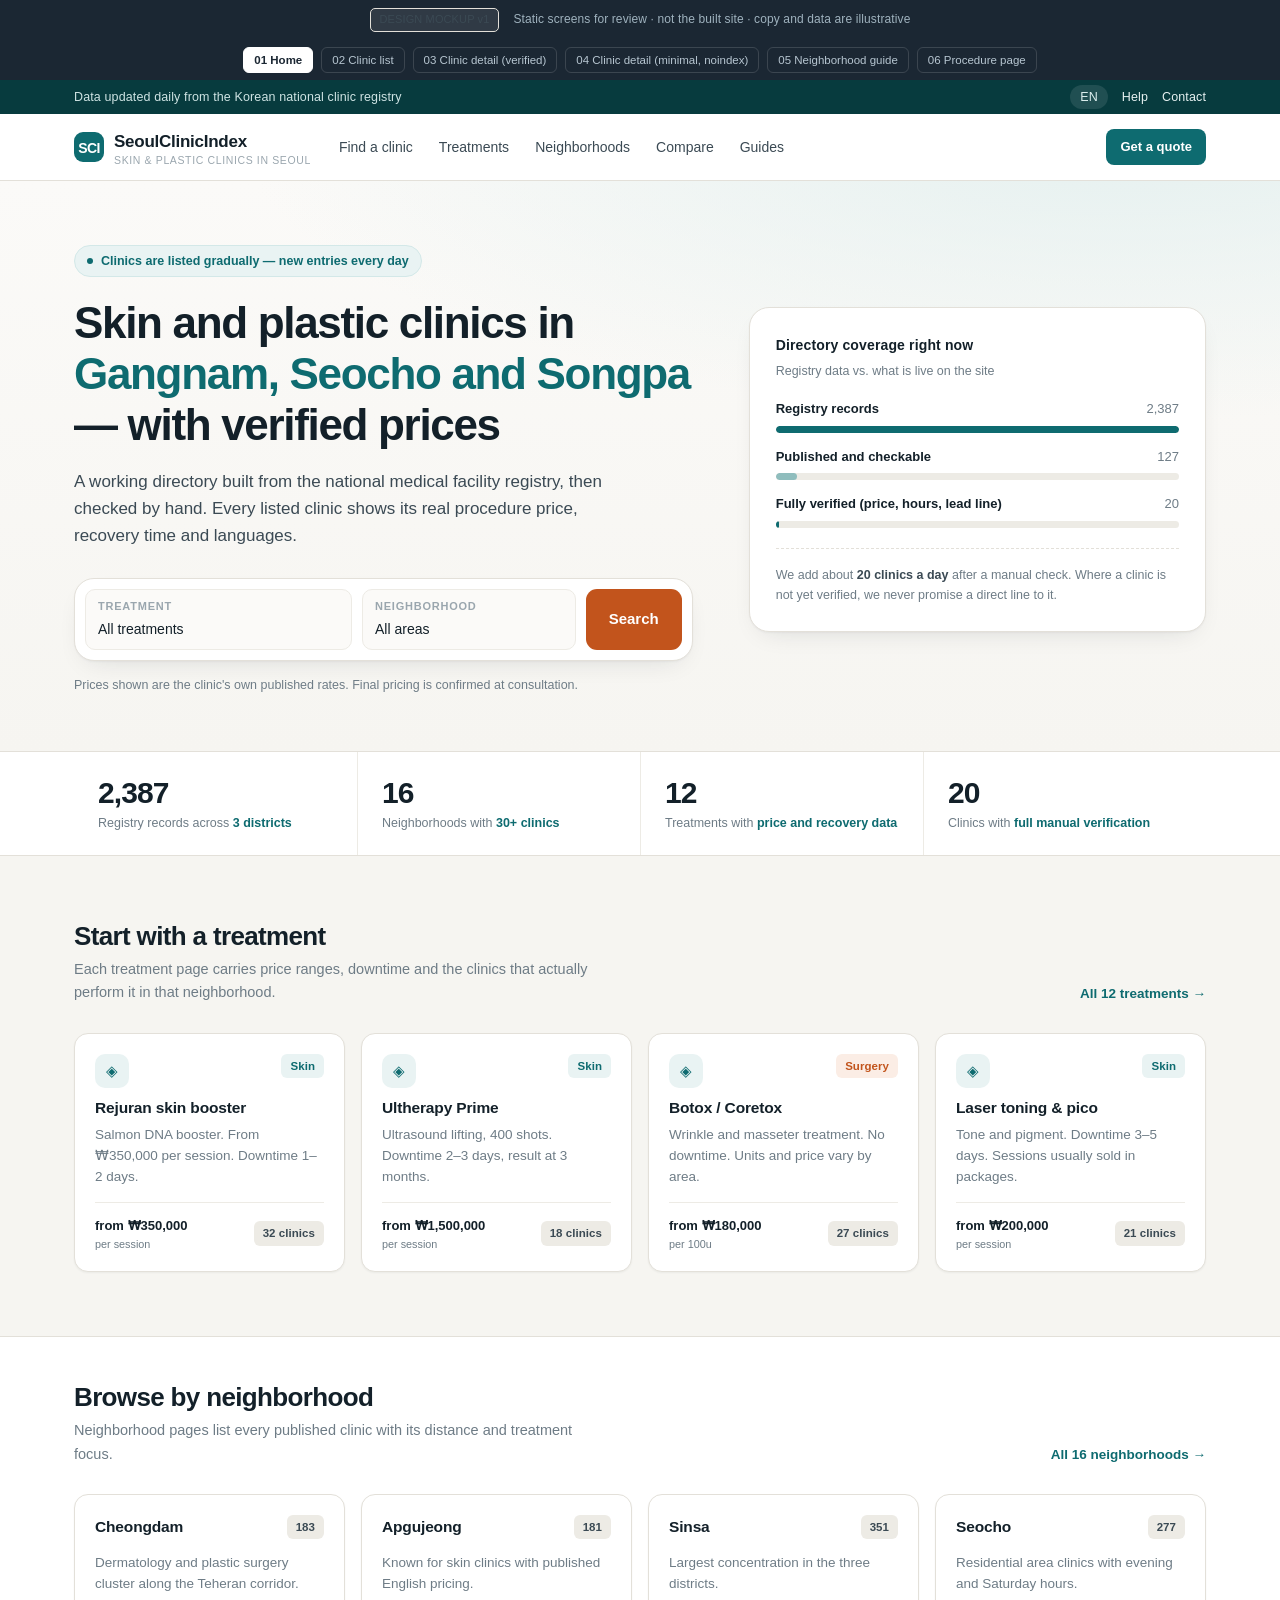
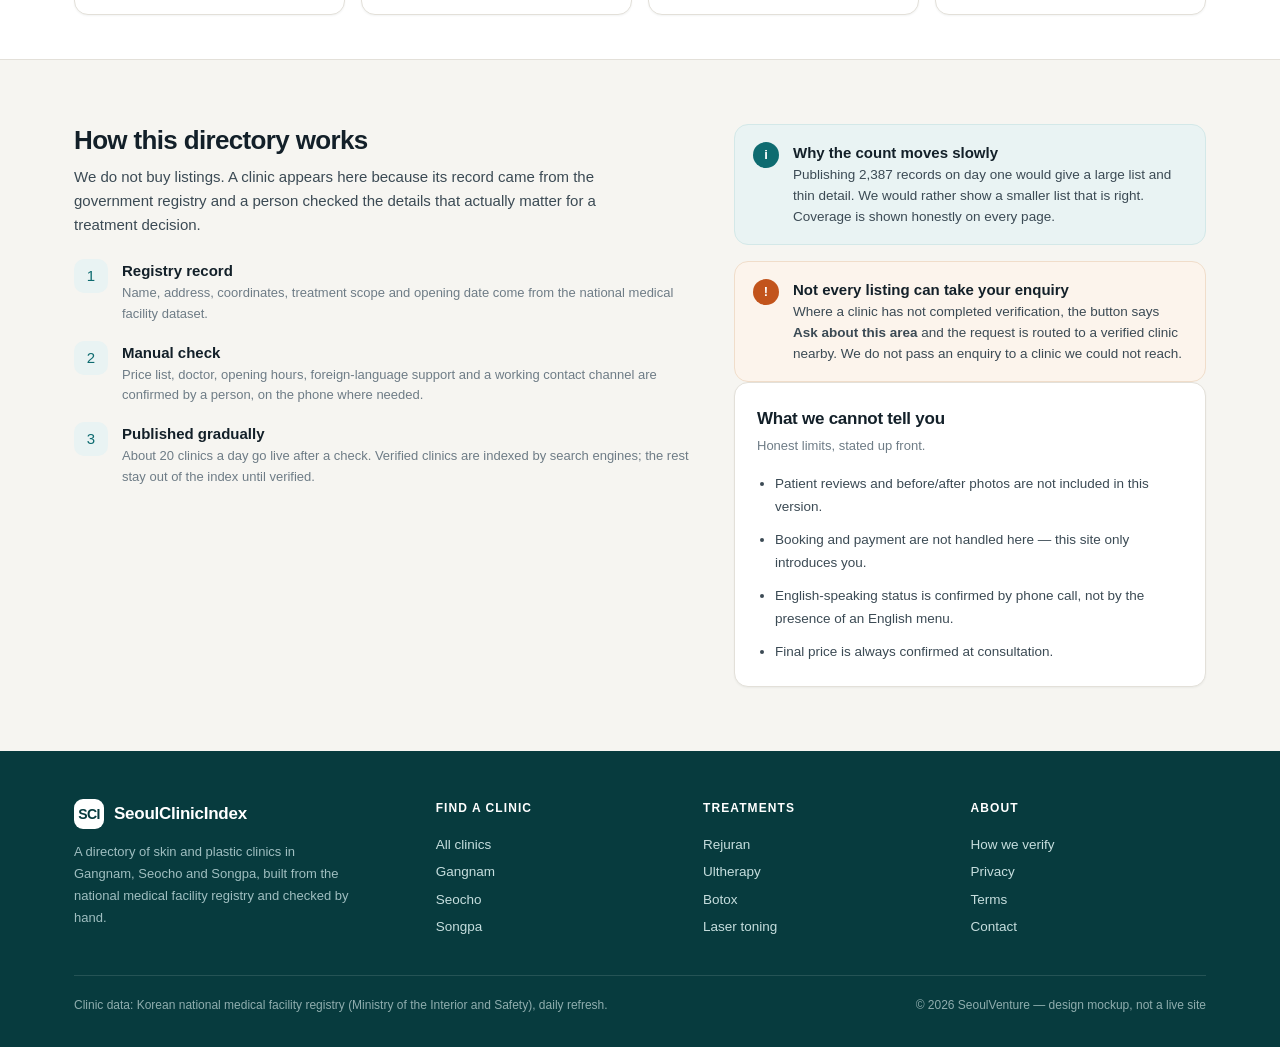
<file: index.html>
<!DOCTYPE html>
<html lang="en">
<head>
<meta charset="utf-8">
<meta name="viewport" content="width=device-width, initial-scale=1">
<title>SeoulClinicIndex — Skin &amp; Plastic Clinics in Seoul (Design mockup)</title>
<link rel="stylesheet" href="assets/base.css">
</head>
<body>

<div class="mock-banner">
  <span class="pill">DESIGN MOCKUP v1</span>
  <span>Static screens for review · not the built site · copy and data are illustrative</span>
</div>
<div class="mock-nav">
  <a href="index.html" class="on">01 Home</a>
  <a href="clinics.html">02 Clinic list</a>
  <a href="clinic-detail.html">03 Clinic detail (verified)</a>
  <a href="clinic-detail-minimal.html">04 Clinic detail (minimal, noindex)</a>
  <a href="neighborhood.html">05 Neighborhood guide</a>
  <a href="procedure.html">06 Procedure page</a>
</div>

<div class="topbar">
  <div class="wrap">
    <div class="tb-left">
      <span>Data updated daily from the Korean national clinic registry</span>
    </div>
    <div class="tb-right">
      <span class="tb-pill">EN</span>
      <a href="#">Help</a>
      <a href="#">Contact</a>
    </div>
  </div>
</div>

<header class="nav">
  <div class="wrap">
    <a class="logo" href="index.html">
      <span class="mark"><span>SCI</span></span>
      <span>SeoulClinicIndex<small>Skin &amp; Plastic Clinics in Seoul</small></span>
    </a>
    <nav class="nav-links">
      <a href="clinics.html">Find a clinic</a>
      <a href="procedure.html">Treatments</a>
      <a href="neighborhood.html">Neighborhoods</a>
      <a href="#">Compare</a>
      <a href="#">Guides</a>
    </nav>
    <div class="nav-right">
      <a class="btn btn-primary btn-sm" href="#consult">Get a quote</a>
    </div>
  </div>
</header>

<section class="hero">
  <div class="wrap hero-grid">
    <div>
      <span class="eyebrow"><span class="dot"></span> Clinics are listed gradually — new entries every day</span>
      <h1>Skin and plastic clinics in <em>Gangnam, Seocho and Songpa</em> — with verified prices</h1>
      <p class="hero-sub">A working directory built from the national medical facility registry, then checked by hand. Every listed clinic shows its real procedure price, recovery time and languages.</p>

      <div class="searchbox">
        <div class="sb-field">
          <label for="q1">Treatment</label>
          <select id="q1">
            <option>All treatments</option>
            <option>Rejuran (skin booster)</option>
            <option>Ultherapy Prime (lifting)</option>
            <option>Botox / Coretox</option>
            <option>Laser toning &amp; pico</option>
            <option>Fillers</option>
          </select>
        </div>
        <div class="sb-field">
          <label for="q2">Neighborhood</label>
          <select id="q2">
            <option>All areas</option>
            <option>Cheongdam</option>
            <option>Apgujeong</option>
            <option>Sinsa</option>
            <option>Seocho</option>
            <option>Yeoksam</option>
          </select>
        </div>
        <button class="btn btn-accent btn-lg sb-go">Search</button>
      </div>
      <p class="hero-note">Prices shown are the clinic's own published rates. Final pricing is confirmed at consultation.</p>
    </div>

    <div class="hero-card">
      <h3>Directory coverage right now</h3>
      <p class="hc-sub">Registry data vs. what is live on the site</p>
      <div class="hc-bars">
        <div class="hc-bar-row">
          <div class="hc-bar-top"><b>Registry records</b><span class="num">2,387</span></div>
          <div class="bar"><i style="width:100%"></i></div>
        </div>
        <div class="hc-bar-row">
          <div class="hc-bar-top"><b>Published and checkable</b><span class="num">127</span></div>
          <div class="bar alt"><i style="width:5.3%"></i></div>
        </div>
        <div class="hc-bar-row">
          <div class="hc-bar-top"><b>Fully verified (price, hours, lead line)</b><span class="num">20</span></div>
          <div class="bar"><i style="width:0.84%"></i></div>
        </div>
      </div>
      <p class="hc-foot">We add about <b>20 clinics a day</b> after a manual check. Where a clinic is not yet verified, we never promise a direct line to it.</p>
    </div>
  </div>
</section>

<div class="stats">
  <div class="wrap">
    <div class="stat"><div class="v num">2,387</div><div class="k">Registry records across <b>3 districts</b></div></div>
    <div class="stat"><div class="v num">16</div><div class="k">Neighborhoods with <b>30+ clinics</b></div></div>
    <div class="stat"><div class="v num">12</div><div class="k">Treatments with <b>price and recovery data</b></div></div>
    <div class="stat"><div class="v num">20</div><div class="k">Clinics with <b>full manual verification</b></div></div>
  </div>
</div>

<section>
  <div class="wrap">
    <div class="sec-head">
      <div>
        <h2>Start with a treatment</h2>
        <p>Each treatment page carries price ranges, downtime and the clinics that actually perform it in that neighborhood.</p>
      </div>
      <a class="sec-more" href="procedure.html">All 12 treatments →</a>
    </div>
    <div class="grid-4">
      <a class="card" href="procedure.html">
        <div class="card-top"><div class="icon-badge">◈</div><span class="tag brand">Skin</span></div>
        <h4>Rejuran skin booster</h4>
        <p>Salmon DNA booster. From ₩350,000 per session. Downtime 1–2 days.</p>
        <div class="card-foot"><span class="price">from ₩350,000<small>per session</small></span><span class="tag">32 clinics</span></div>
      </a>
      <a class="card" href="procedure.html">
        <div class="card-top"><div class="icon-badge">◈</div><span class="tag brand">Skin</span></div>
        <h4>Ultherapy Prime</h4>
        <p>Ultrasound lifting, 400 shots. Downtime 2–3 days, result at 3 months.</p>
        <div class="card-foot"><span class="price">from ₩1,500,000<small>per session</small></span><span class="tag">18 clinics</span></div>
      </a>
      <a class="card" href="procedure.html">
        <div class="card-top"><div class="icon-badge">◈</div><span class="tag warm">Surgery</span></div>
        <h4>Botox / Coretox</h4>
        <p>Wrinkle and masseter treatment. No downtime. Units and price vary by area.</p>
        <div class="card-foot"><span class="price">from ₩180,000<small>per 100u</small></span><span class="tag">27 clinics</span></div>
      </a>
      <a class="card" href="procedure.html">
        <div class="card-top"><div class="icon-badge">◈</div><span class="tag brand">Skin</span></div>
        <h4>Laser toning &amp; pico</h4>
        <p>Tone and pigment. Downtime 3–5 days. Sessions usually sold in packages.</p>
        <div class="card-foot"><span class="price">from ₩200,000<small>per session</small></span><span class="tag">21 clinics</span></div>
      </a>
    </div>
  </div>
</section>

<section class="tight" style="background:var(--surface);border-top:1px solid var(--line);border-bottom:1px solid var(--line)">
  <div class="wrap">
    <div class="sec-head">
      <div>
        <h2>Browse by neighborhood</h2>
        <p>Neighborhood pages list every published clinic with its distance and treatment focus.</p>
      </div>
      <a class="sec-more" href="neighborhood.html">All 16 neighborhoods →</a>
    </div>
    <div class="grid-4">
      <a class="card" href="neighborhood.html"><div class="card-top"><h4>Cheongdam</h4><span class="tag">183</span></div><p>Dermatology and plastic surgery cluster along the Teheran corridor.</p></a>
      <a class="card" href="neighborhood.html"><div class="card-top"><h4>Apgujeong</h4><span class="tag">181</span></div><p>Known for skin clinics with published English pricing.</p></a>
      <a class="card" href="neighborhood.html"><div class="card-top"><h4>Sinsa</h4><span class="tag">351</span></div><p>Largest concentration in the three districts.</p></a>
      <a class="card" href="neighborhood.html"><div class="card-top"><h4>Seocho</h4><span class="tag">277</span></div><p>Residential area clinics with evening and Saturday hours.</p></a>
    </div>
  </div>
</section>

<section>
  <div class="wrap">
    <div class="row-between" style="align-items:flex-start;gap:40px">
      <div style="max-width:620px">
        <h2 class="h2">How this directory works</h2>
        <p class="lead" style="margin-bottom:22px">We do not buy listings. A clinic appears here because its record came from the government registry and a person checked the details that actually matter for a treatment decision.</p>
        <div class="stack">
          <div class="row" style="align-items:flex-start;gap:14px">
            <div class="icon-badge">1</div>
            <div><h4 style="font-size:15px;font-weight:650">Registry record</h4><p class="small muted">Name, address, coordinates, treatment scope and opening date come from the national medical facility dataset.</p></div>
          </div>
          <div class="row" style="align-items:flex-start;gap:14px">
            <div class="icon-badge">2</div>
            <div><h4 style="font-size:15px;font-weight:650">Manual check</h4><p class="small muted">Price list, doctor, opening hours, foreign-language support and a working contact channel are confirmed by a person, on the phone where needed.</p></div>
          </div>
          <div class="row" style="align-items:flex-start;gap:14px">
            <div class="icon-badge">3</div>
            <div><h4 style="font-size:15px;font-weight:650">Published gradually</h4><p class="small muted">About 20 clinics a day go live after a check. Verified clinics are indexed by search engines; the rest stay out of the index until verified.</p></div>
          </div>
        </div>
      </div>
      <div class="stack" style="flex:1">
        <div class="notice">
          <div class="n-ic">i</div>
          <div>
            <b>Why the count moves slowly</b>
            <p>Publishing 2,387 records on day one would give a large list and thin detail. We would rather show a smaller list that is right. Coverage is shown honestly on every page.</p>
          </div>
        </div>
        <div class="notice warm">
          <div class="n-ic">!</div>
          <div>
            <b>Not every listing can take your enquiry</b>
            <p>Where a clinic has not completed verification, the button says <b>Ask about this area</b> and the request is routed to a verified clinic nearby. We do not pass an enquiry to a clinic we could not reach.</p>
          </div>
        </div>
        <div class="panel" style="margin:0">
          <h3>What we cannot tell you</h3>
          <p class="p-sub">Honest limits, stated up front.</p>
          <ul class="stack-sm" style="font-size:13.5px;color:var(--ink-2);padding-left:18px;line-height:1.7">
            <li>Patient reviews and before/after photos are not included in this version.</li>
            <li>Booking and payment are not handled here — this site only introduces you.</li>
            <li>English-speaking status is confirmed by phone call, not by the presence of an English menu.</li>
            <li>Final price is always confirmed at consultation.</li>
          </ul>
        </div>
      </div>
    </div>
  </div>
</section>

<footer>
  <div class="wrap">
    <div class="f-grid">
      <div class="f-brand">
        <div class="logo"><span class="mark"><span>SCI</span></span><span>SeoulClinicIndex</span></div>
        <p>A directory of skin and plastic clinics in Gangnam, Seocho and Songpa, built from the national medical facility registry and checked by hand.</p>
      </div>
      <div><h6>Find a clinic</h6><a href="clinics.html">All clinics</a><a href="#">Gangnam</a><a href="#">Seocho</a><a href="#">Songpa</a></div>
      <div><h6>Treatments</h6><a href="procedure.html">Rejuran</a><a href="#">Ultherapy</a><a href="#">Botox</a><a href="#">Laser toning</a></div>
      <div><h6>About</h6><a href="#">How we verify</a><a href="#">Privacy</a><a href="#">Terms</a><a href="#">Contact</a></div>
    </div>
    <div class="f-bottom">
      <span>Clinic data: Korean national medical facility registry (Ministry of the Interior and Safety), daily refresh.</span>
      <span>© 2026 SeoulVenture — design mockup, not a live site</span>
    </div>
  </div>
</footer>

</body>
</html>
</file>
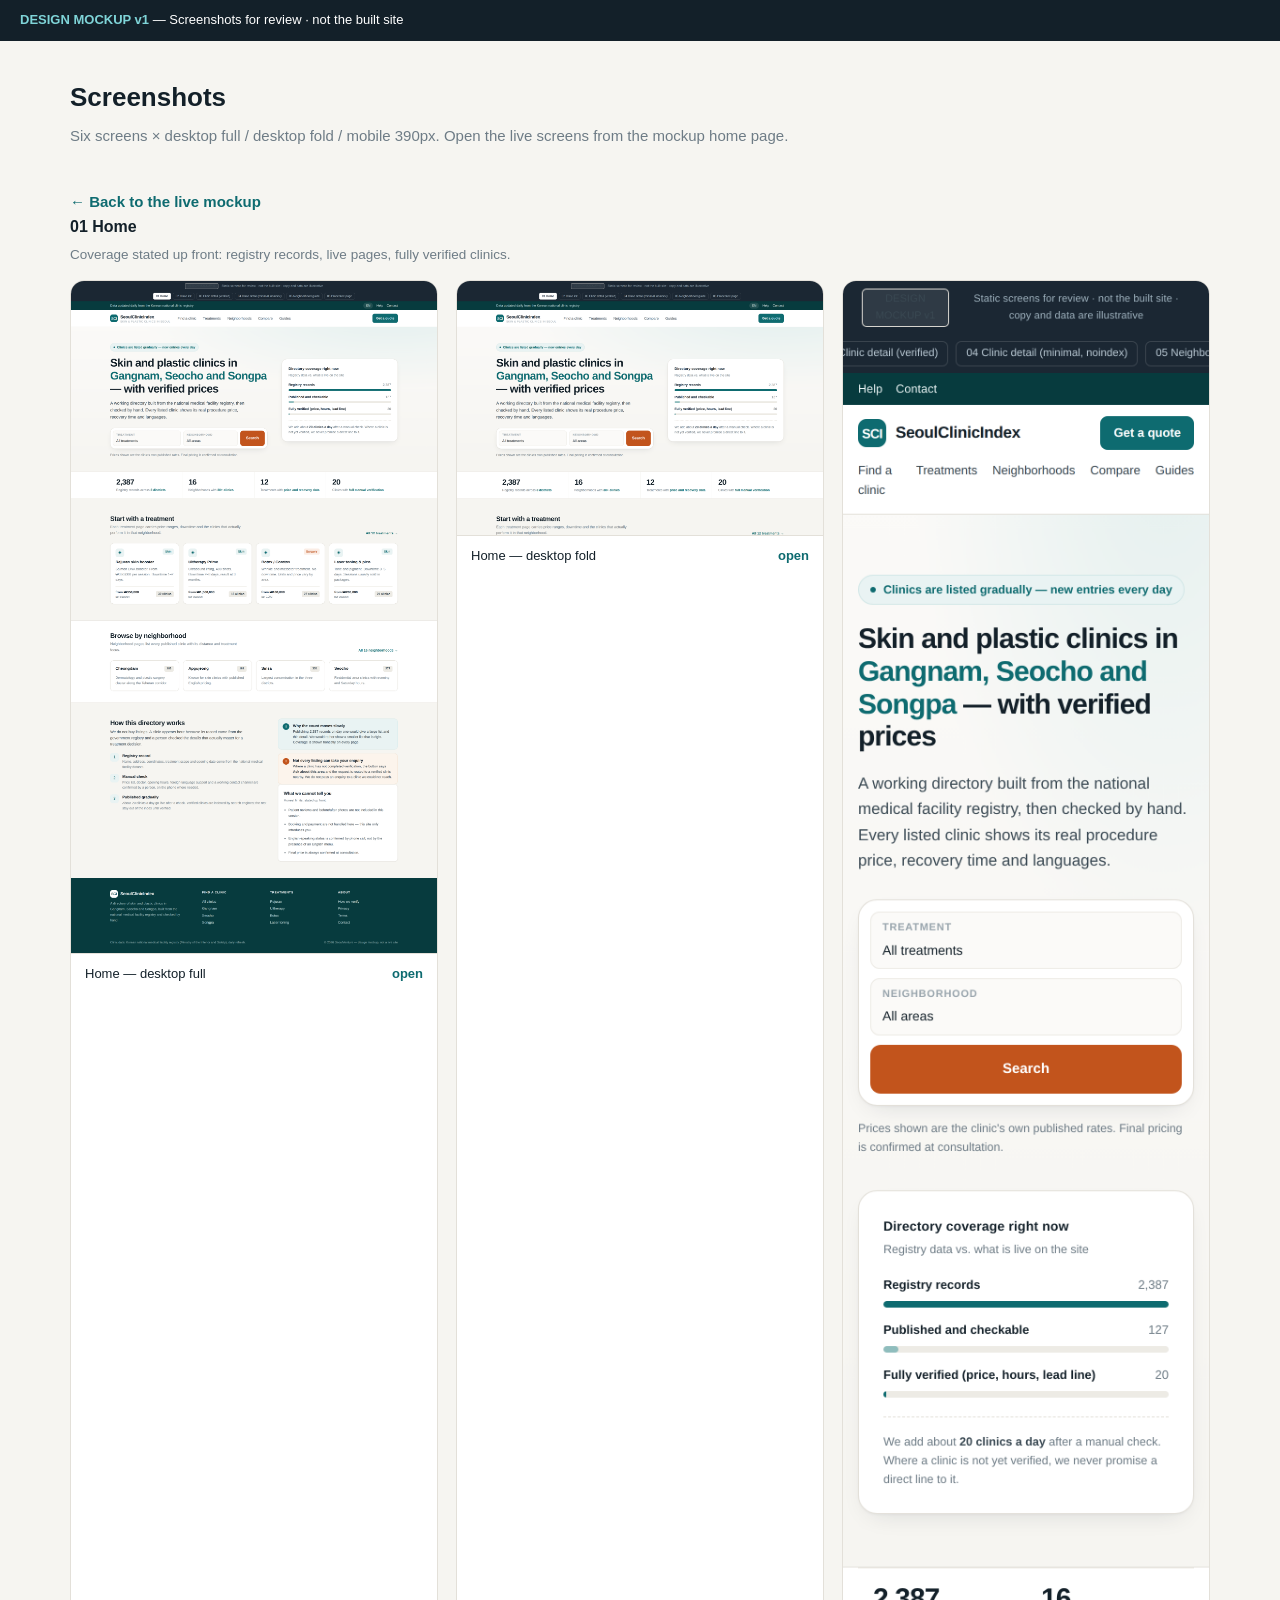
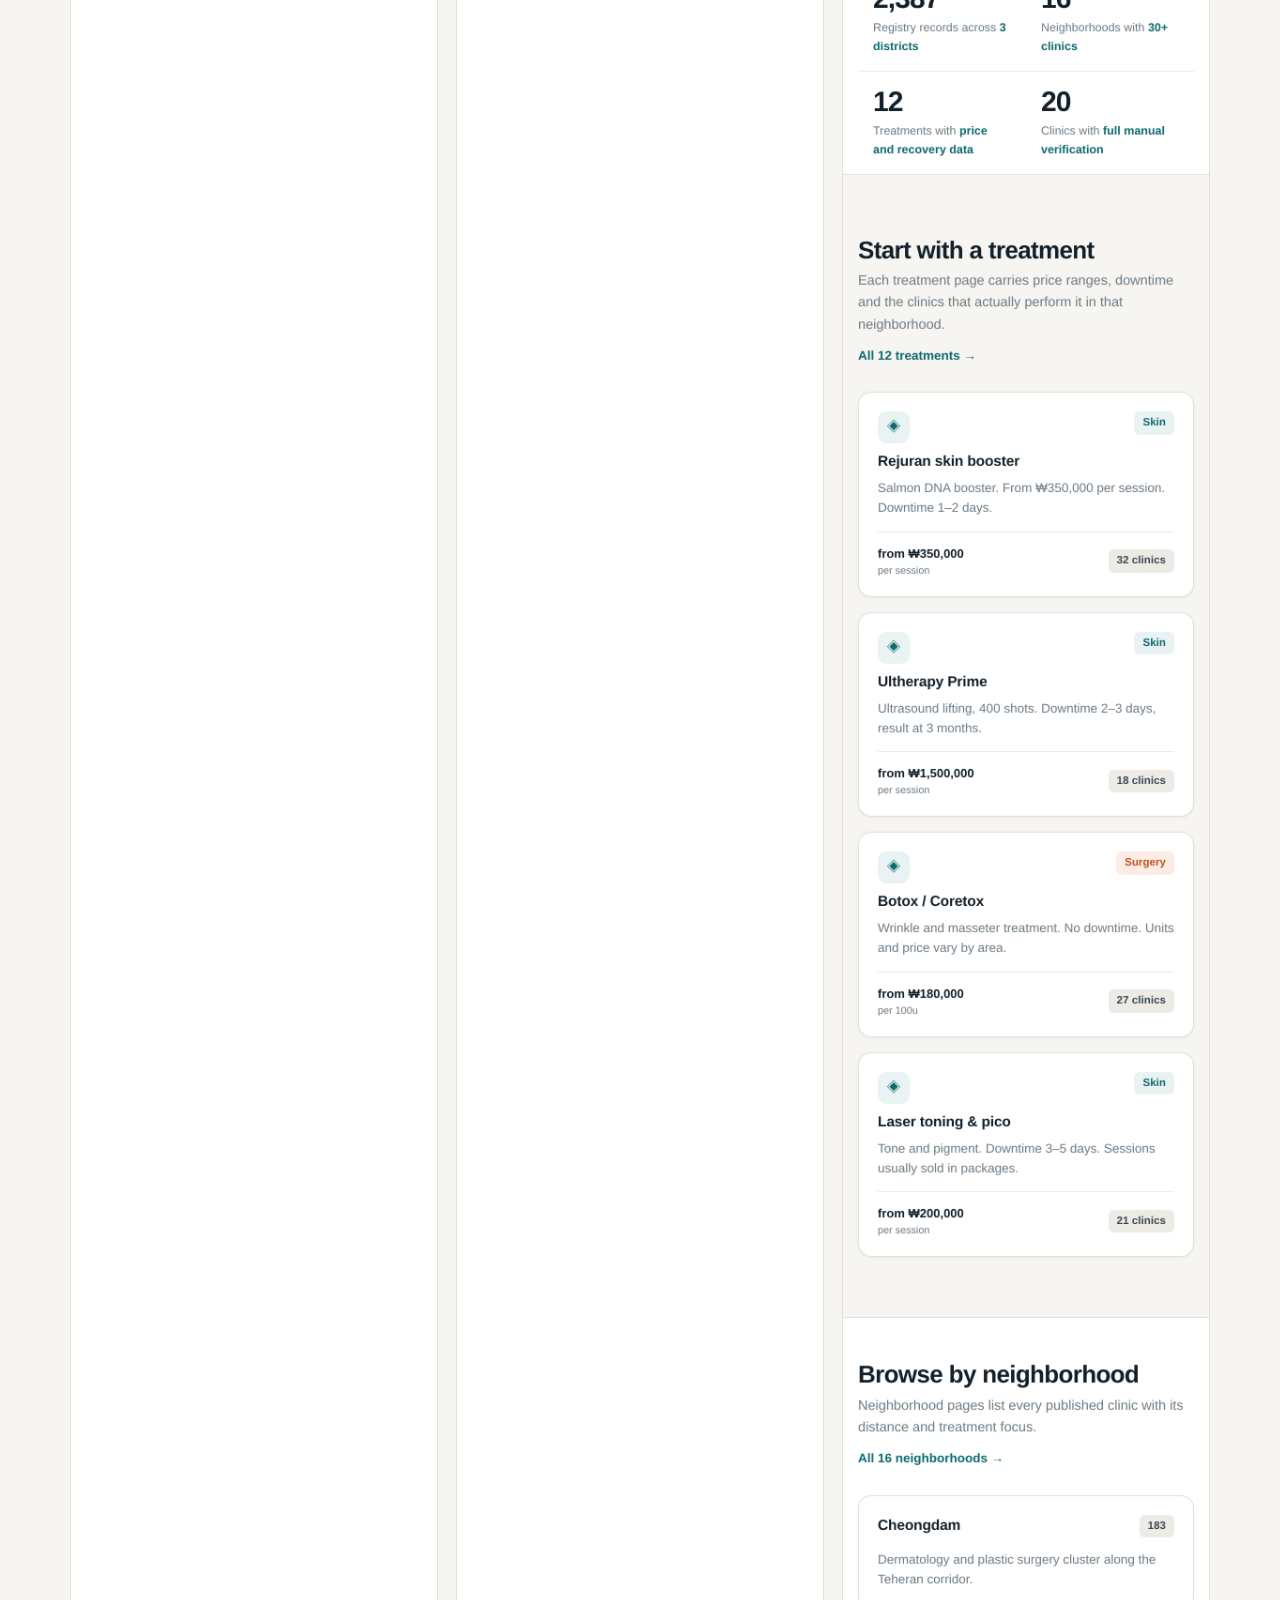
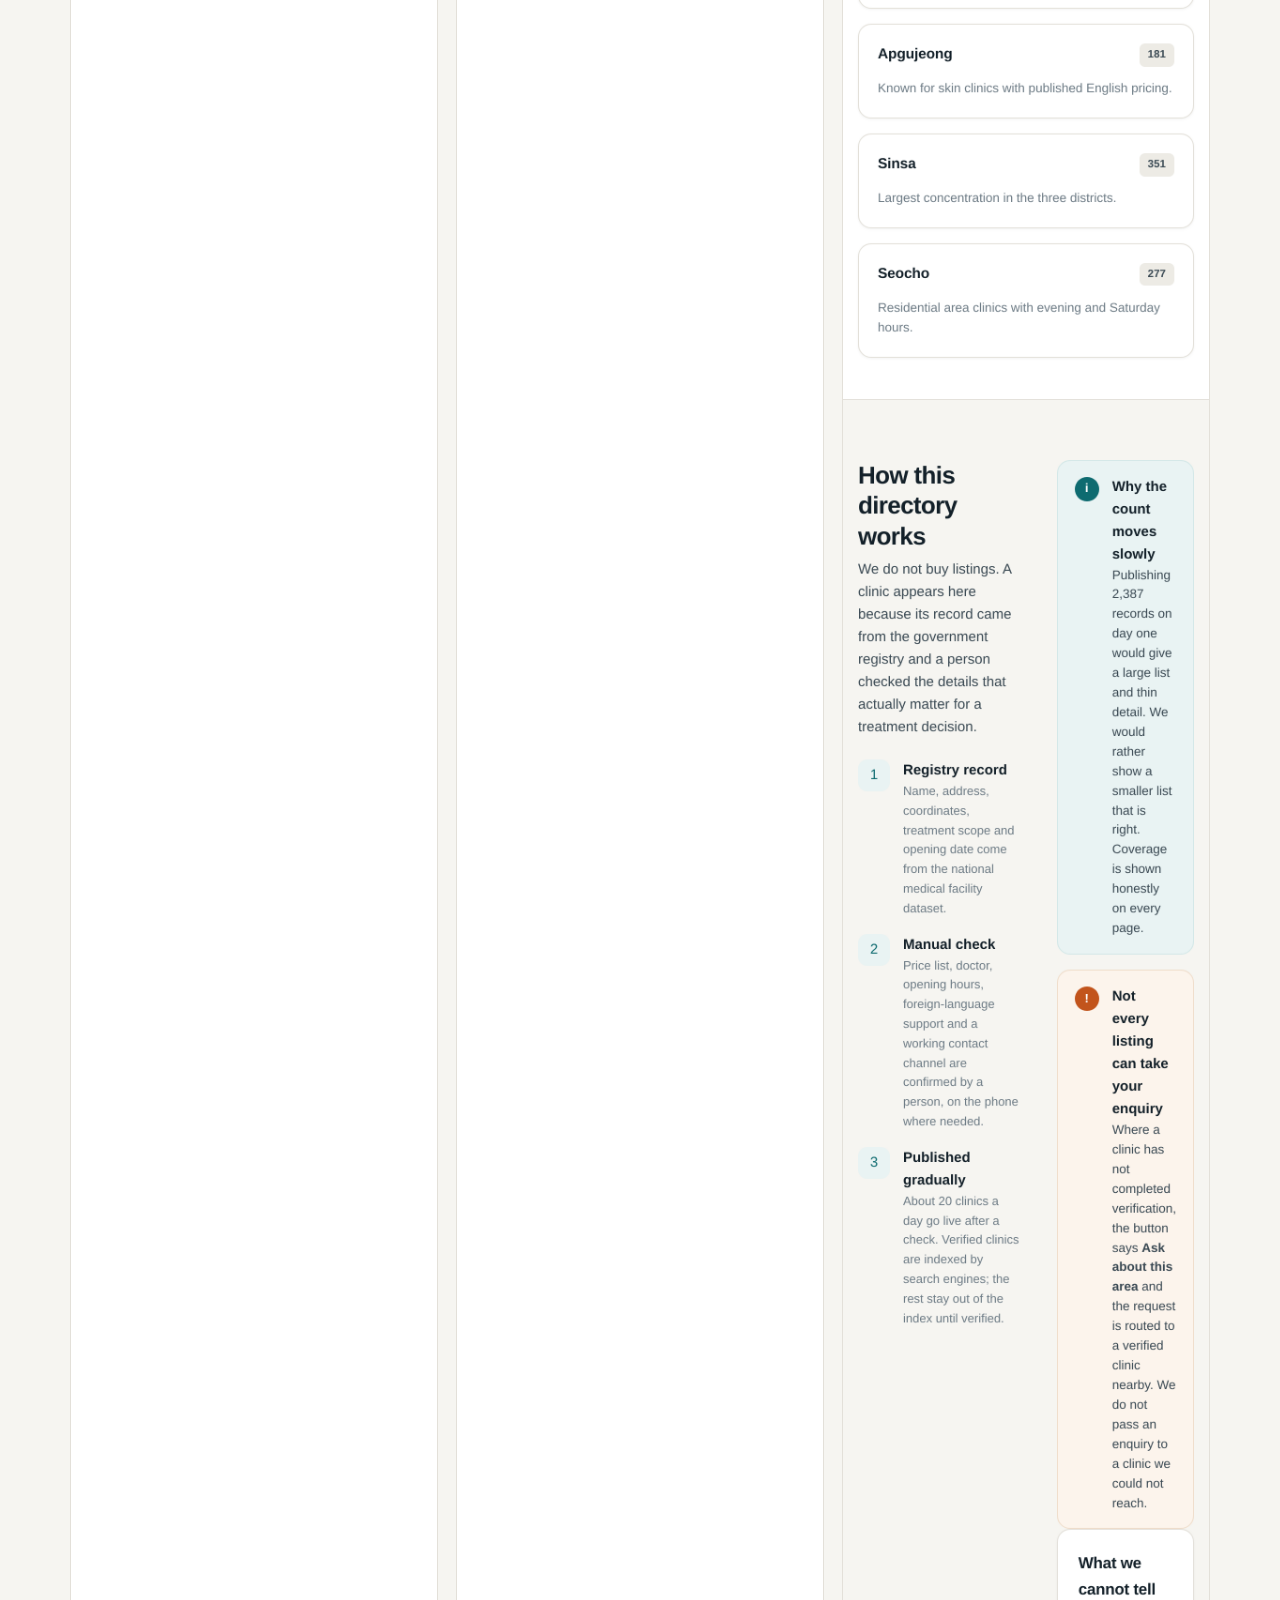
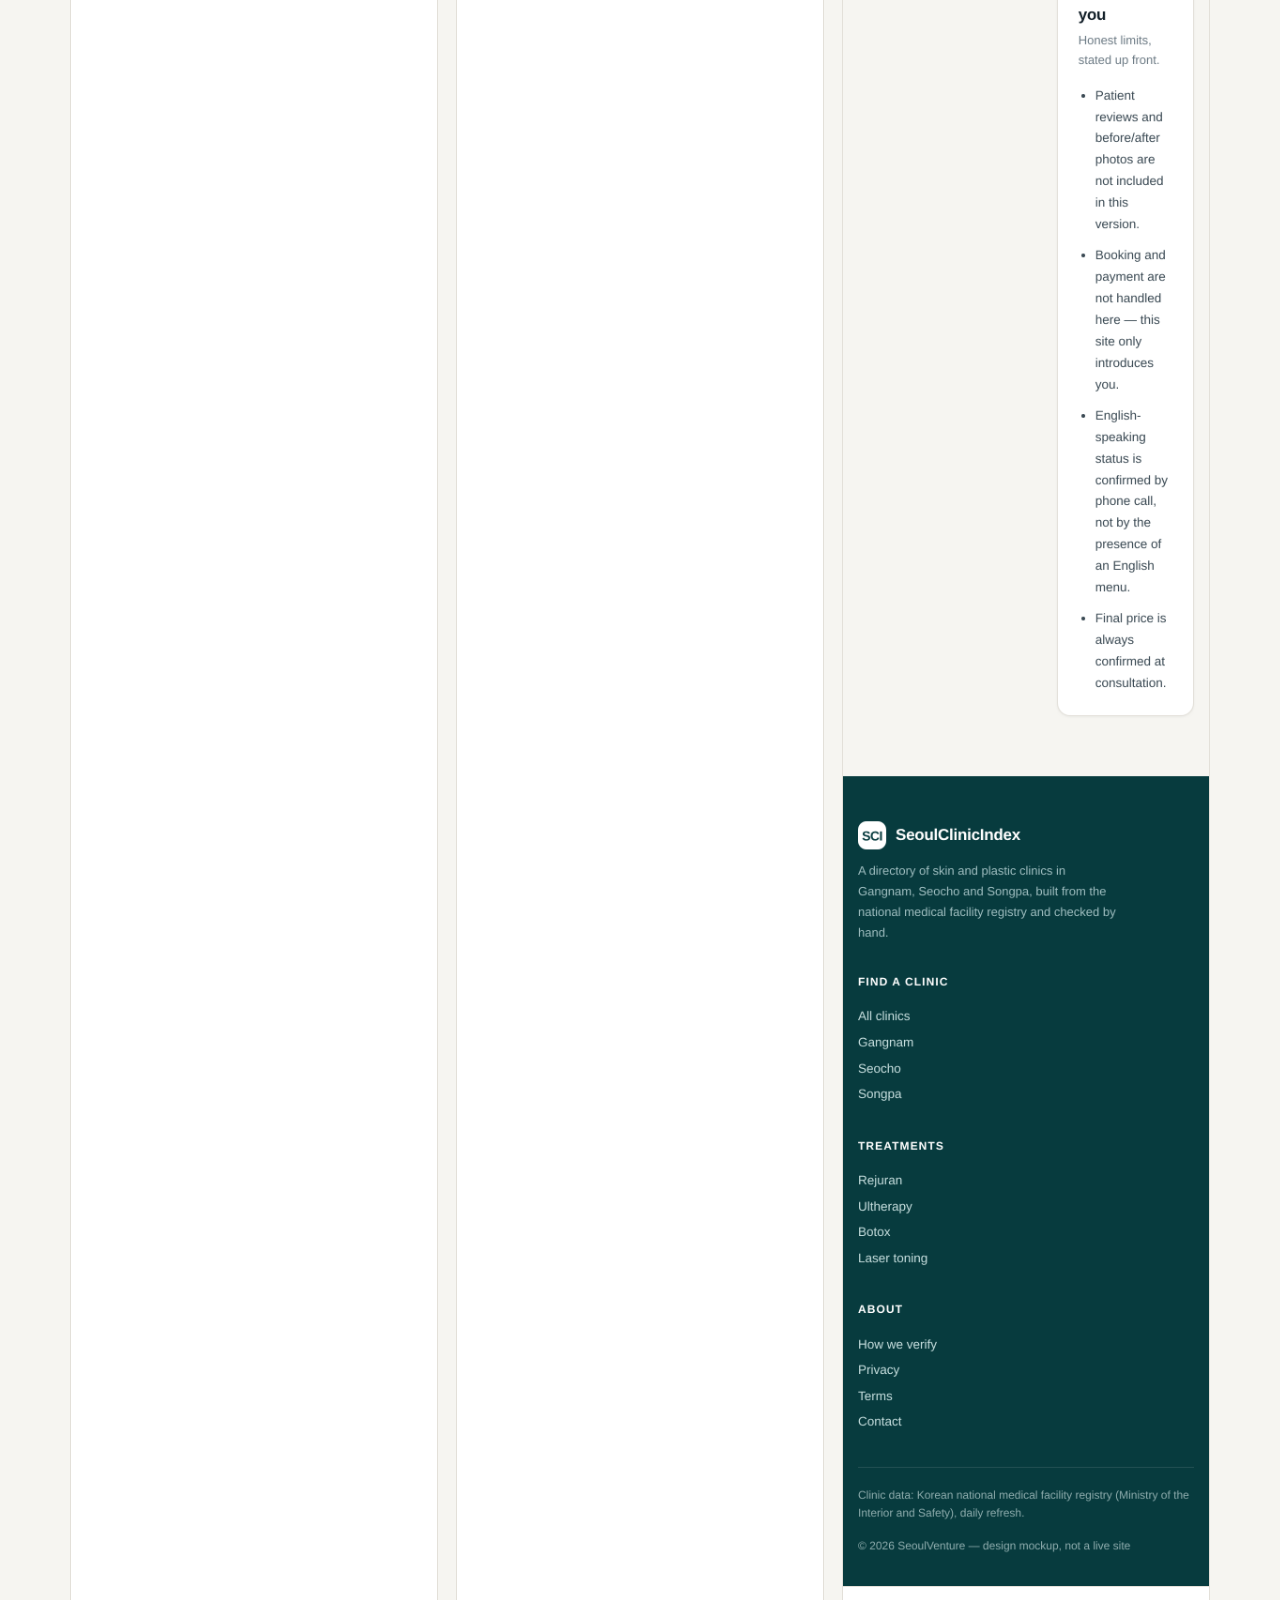
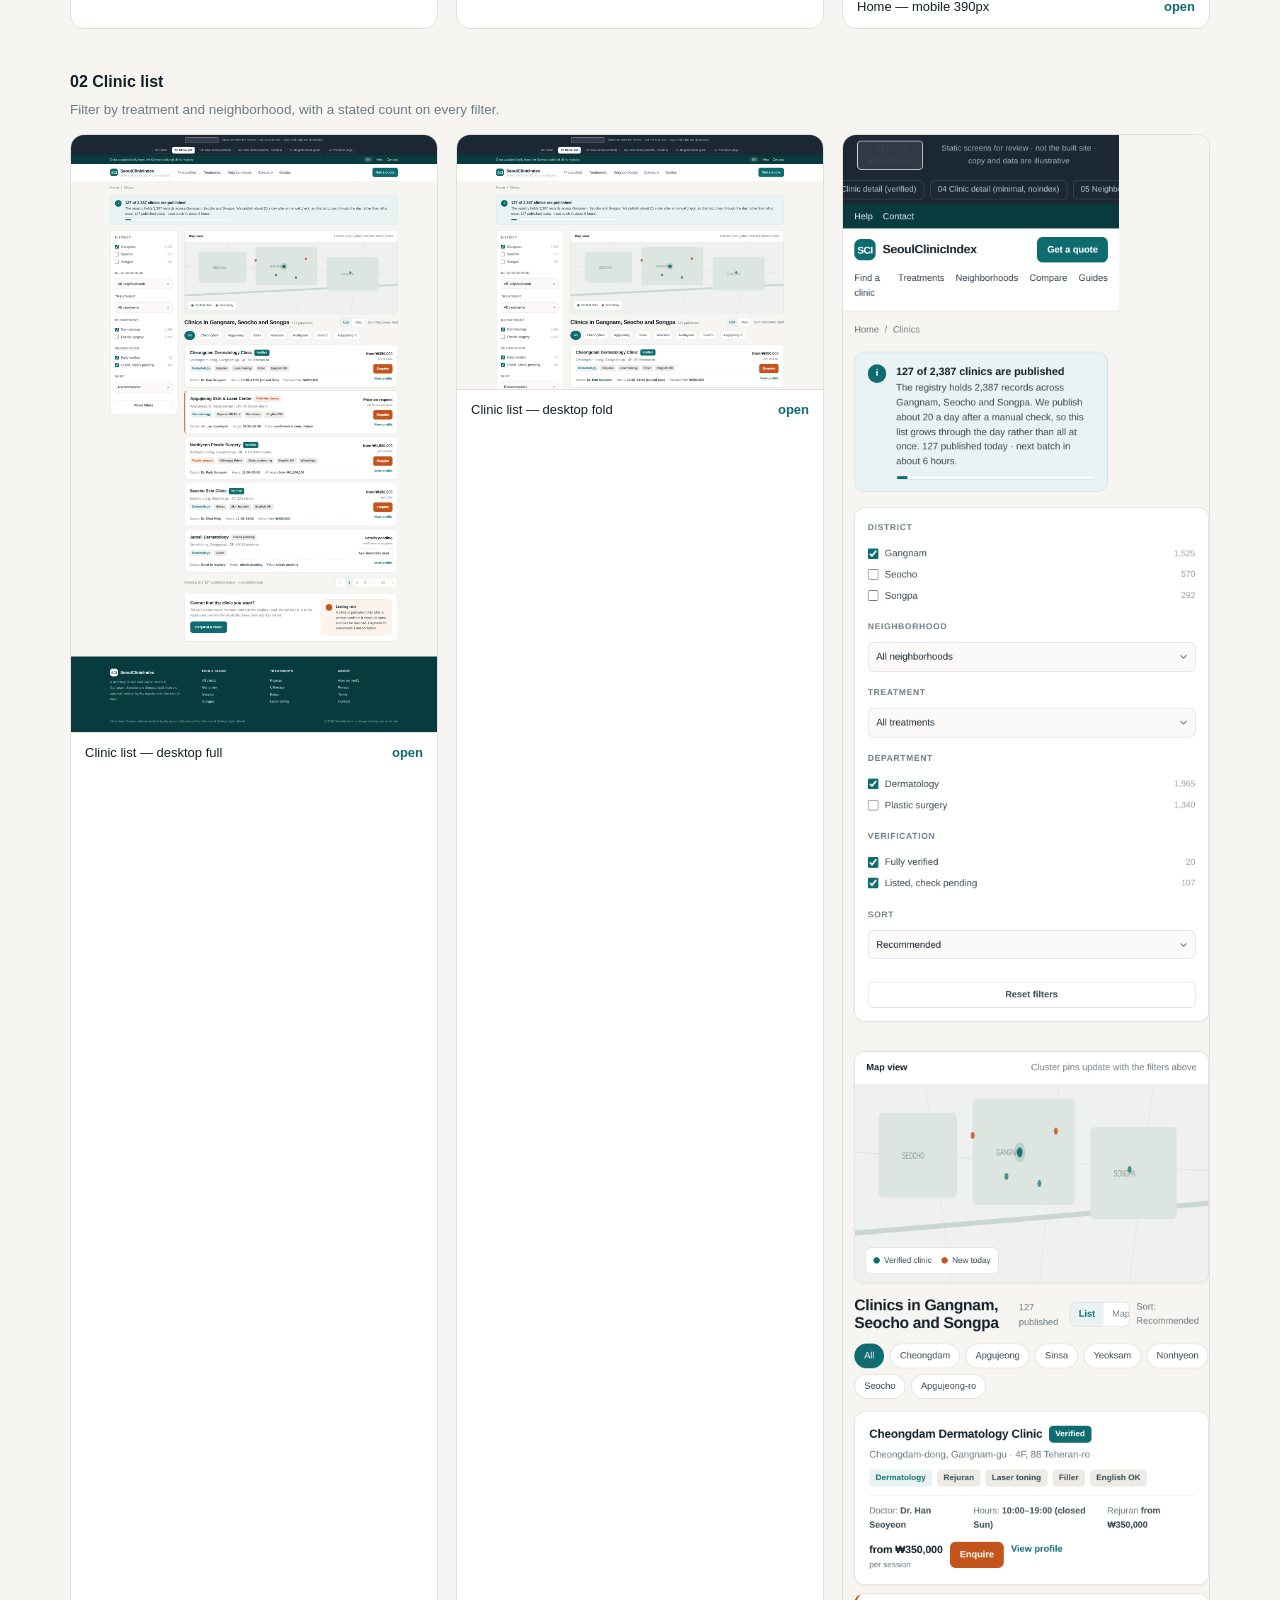
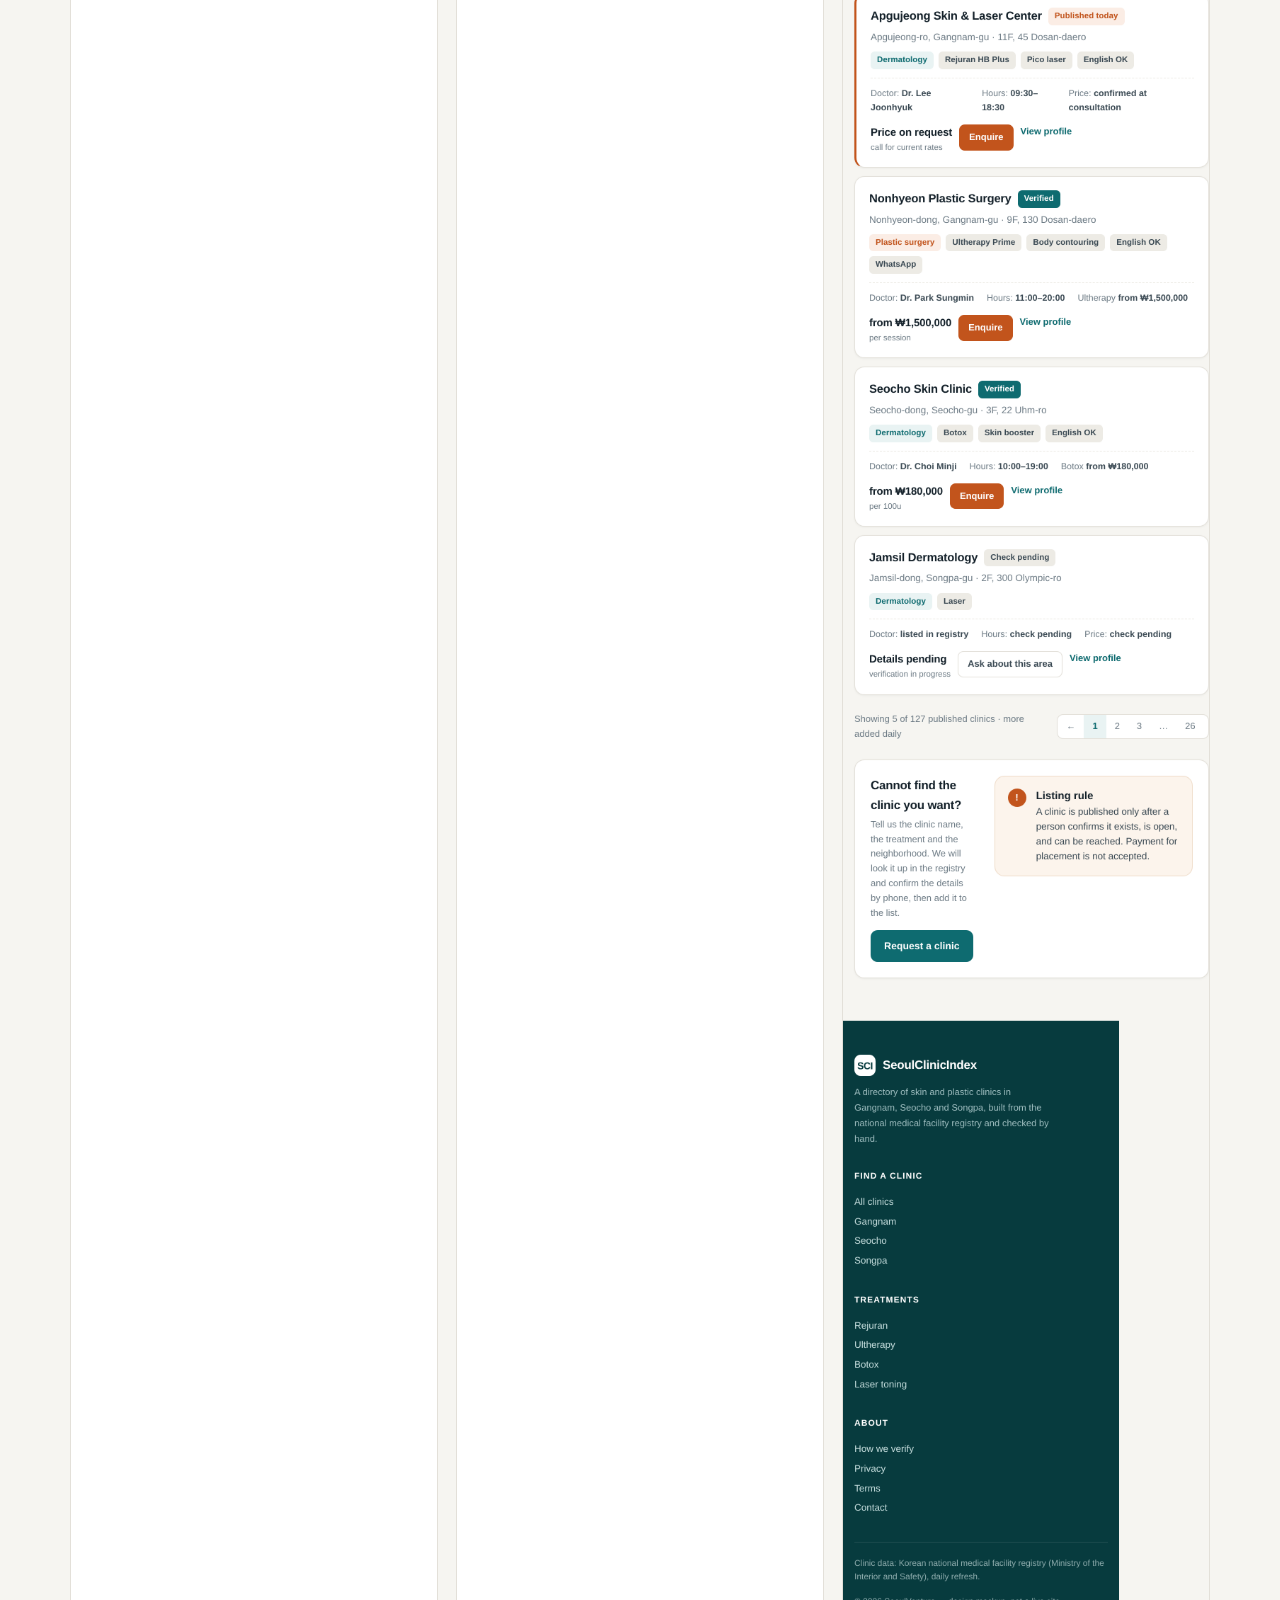
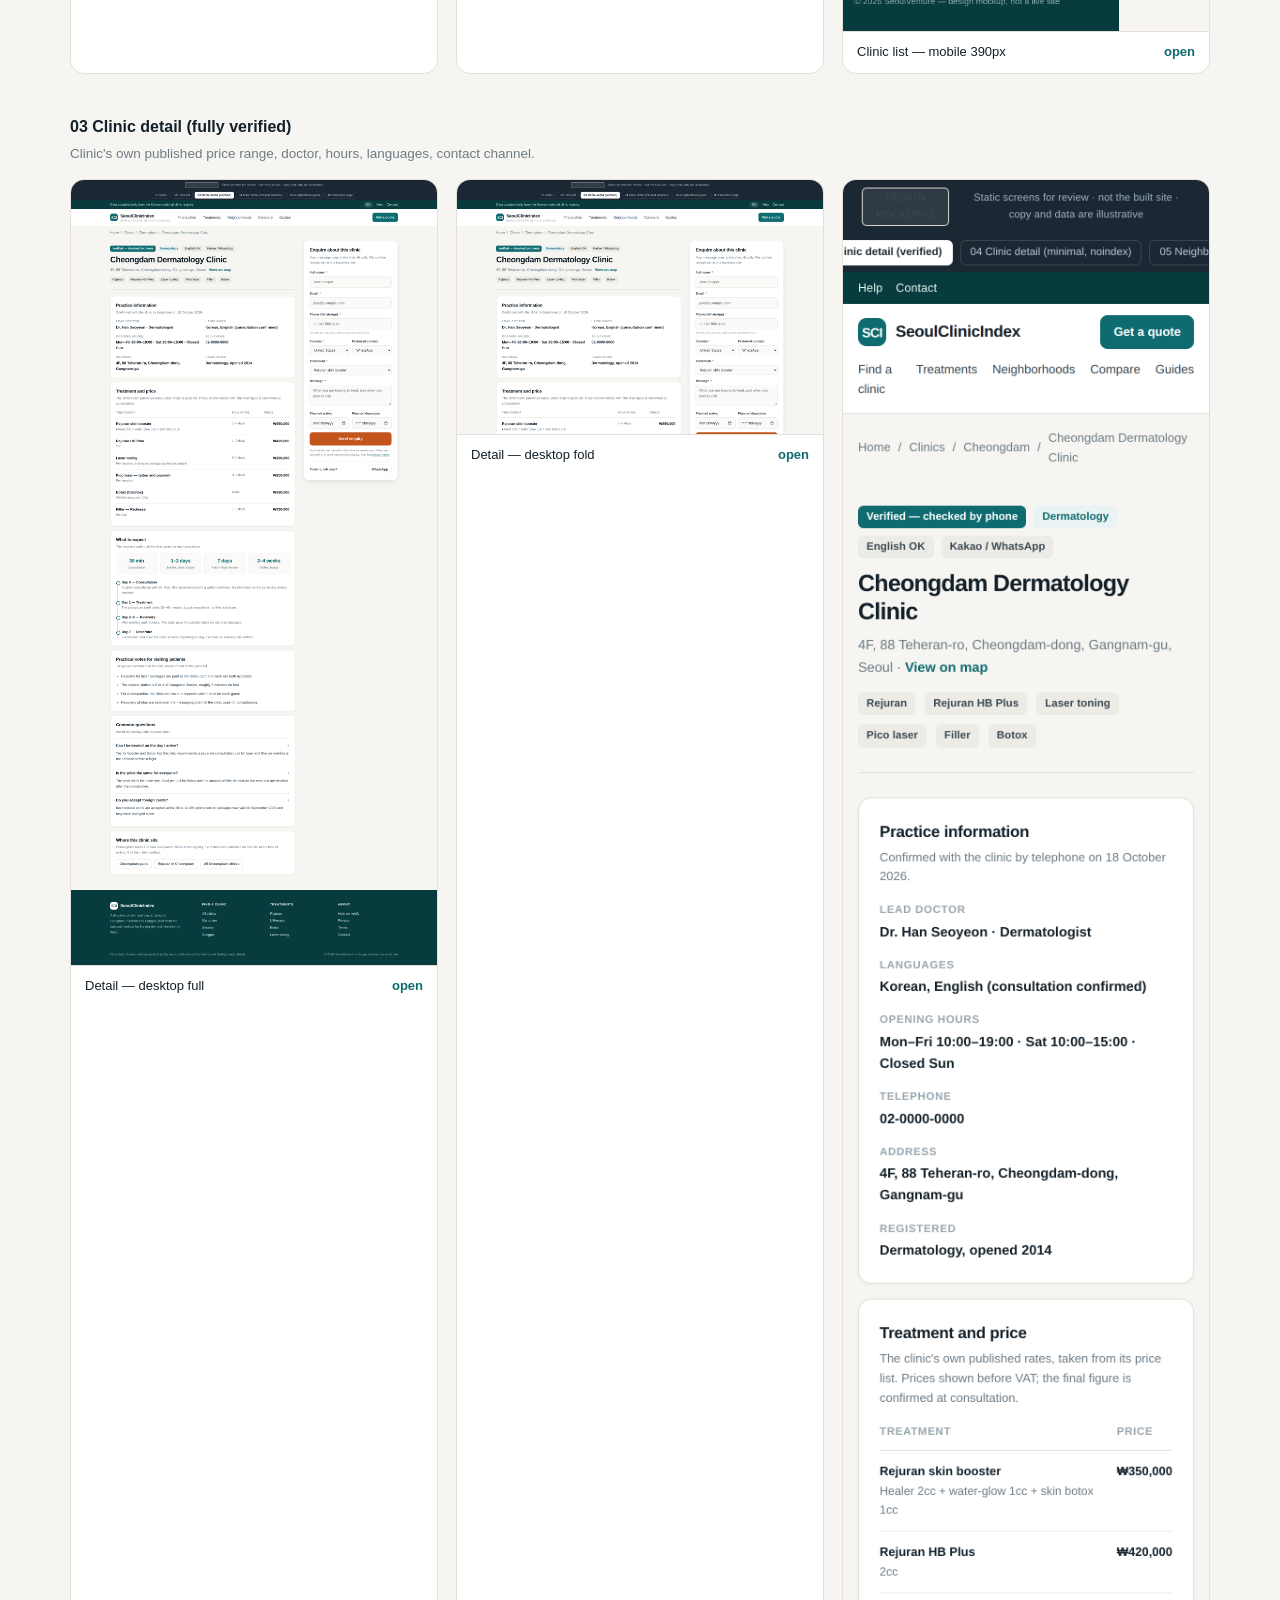
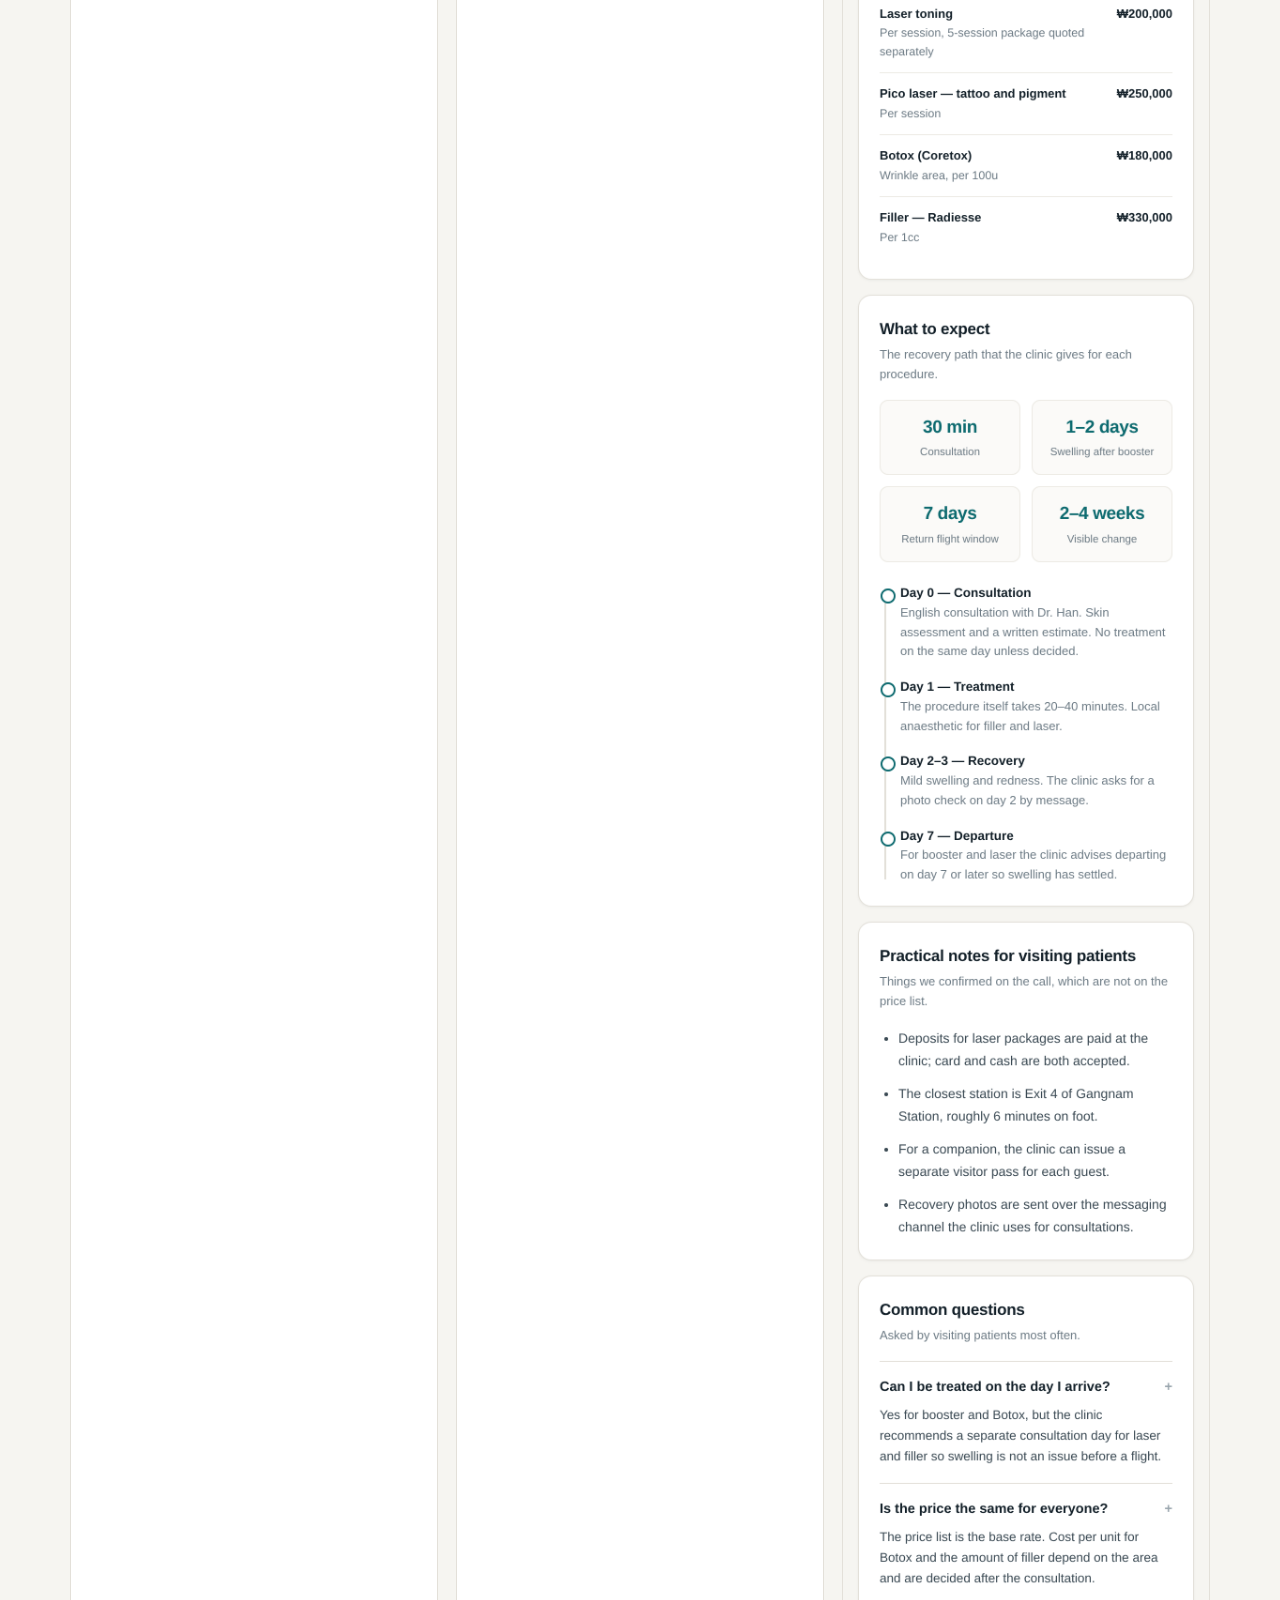
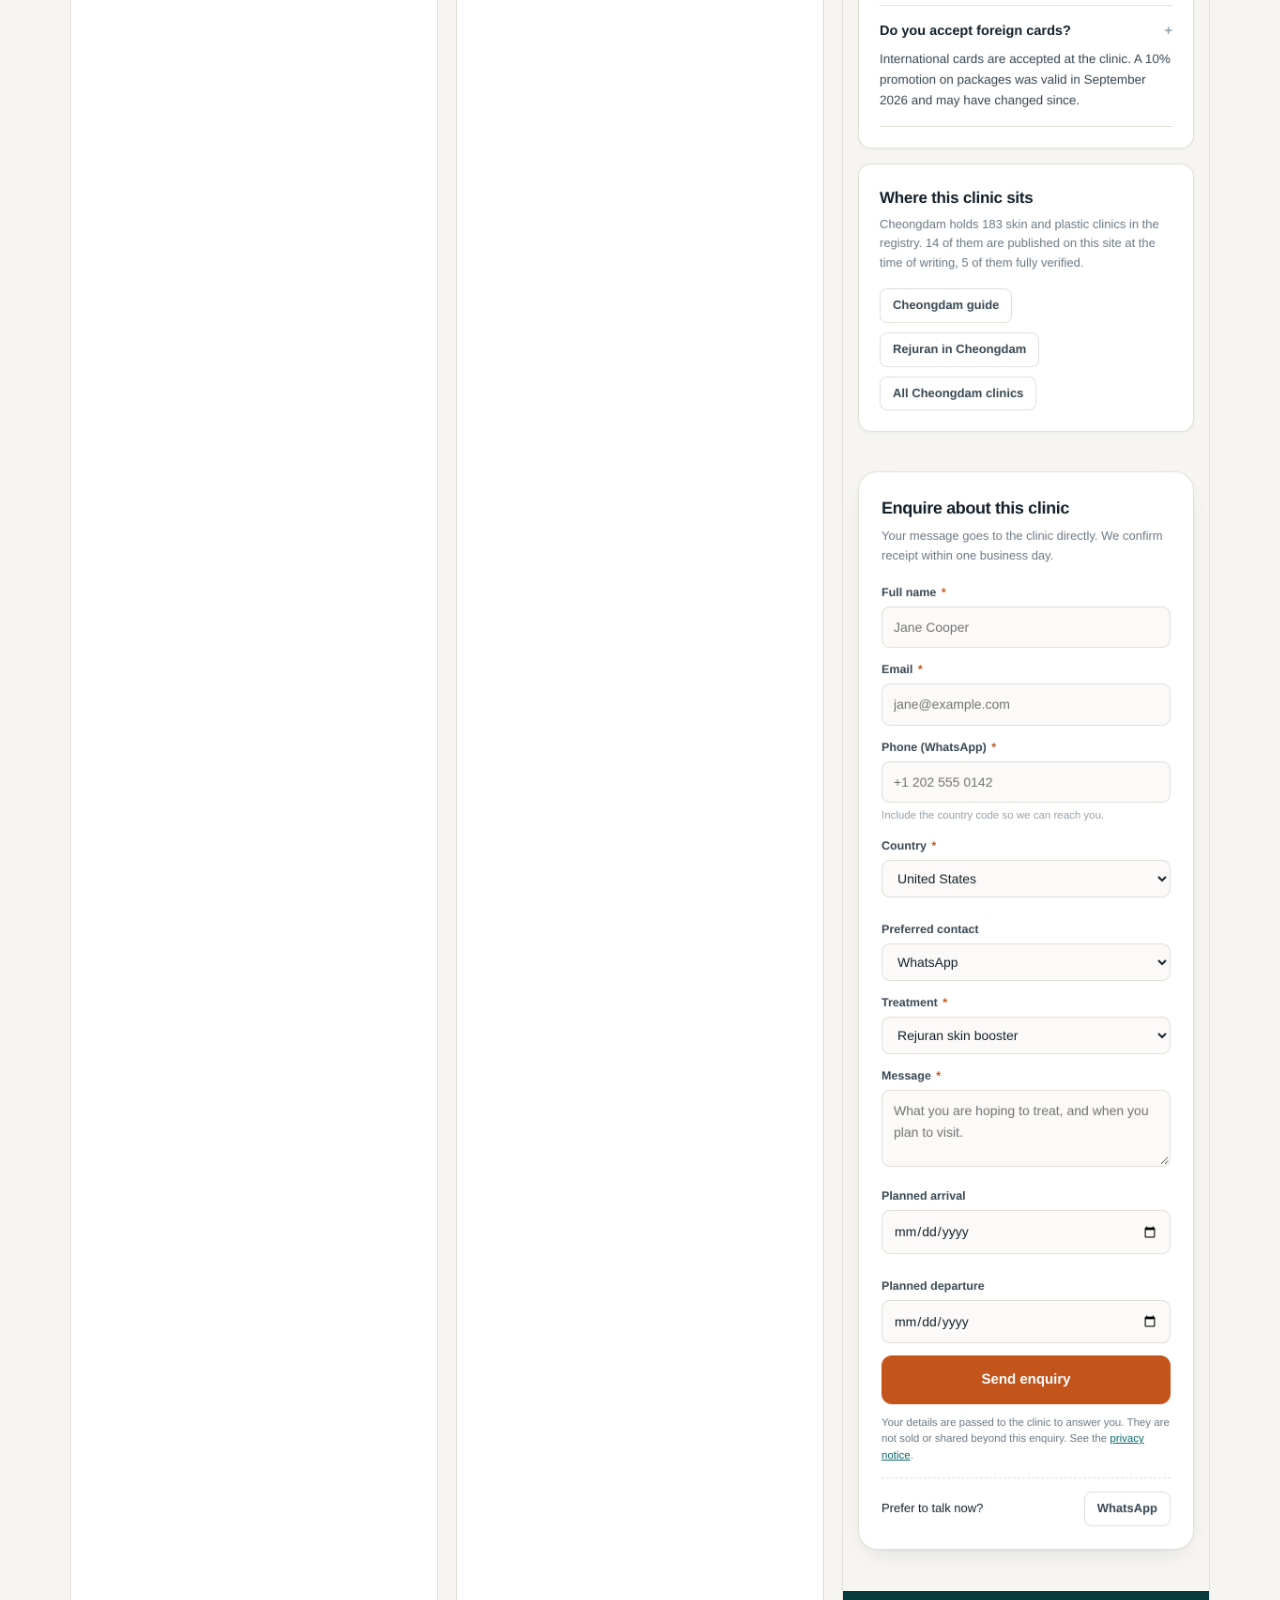
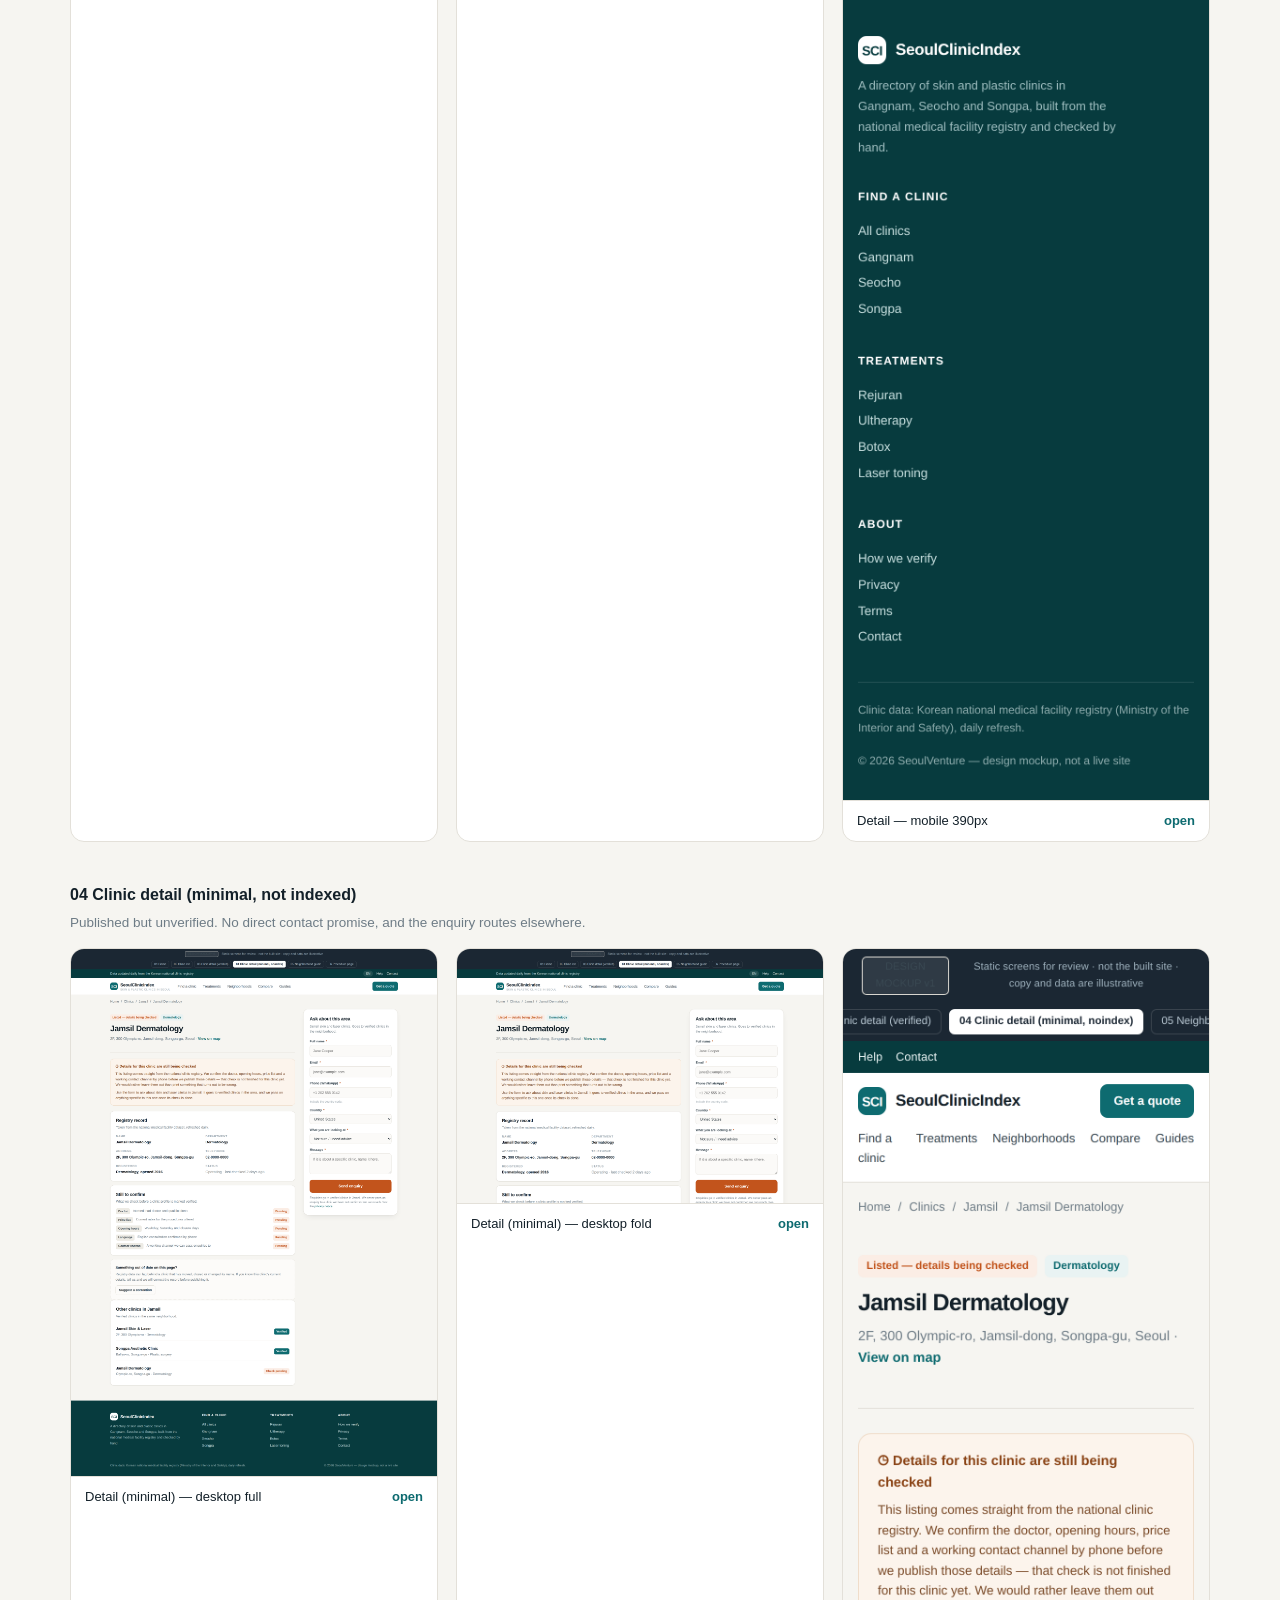
<file: screenshots/index.html>
<!DOCTYPE html>
<html lang="en">
<head>
<meta charset="UTF-8">
<meta name="viewport" content="width=device-width, initial-scale=1">
<title>Screenshots — SeoulClinicIndex design mockup v1</title>
<style>
  :root { --ink:#132029; --muted:#6E7C86; --brand:#0E6B70; --line:#E3E0D9; --canvas:#F6F5F1; --surface:#fff; --accent:#C2541C; }
  * { box-sizing: border-box; }
  body { margin:0; font:15px/1.6 -apple-system,BlinkMacSystemFont,"Segoe UI",Roboto,"Helvetica Neue",Arial,sans-serif; color:var(--ink); background:var(--canvas); }
  .bar { background:var(--ink); color:#fff; padding:10px 20px; font-size:13px; }
  .bar b { color:#7FD4D8; }
  .wrap { max-width:1180px; margin:0 auto; padding:36px 20px 80px; }
  h1 { font-size:26px; margin:0 0 6px; }
  .lead { color:var(--muted); margin:0 0 28px; }
  .grp { margin:0 0 40px; }
  h2 { font-size:16px; margin:0 0 4px; }
  .grp p { color:var(--muted); font-size:13.5px; margin:0 0 14px; }
  .grid { display:grid; grid-template-columns:repeat(auto-fill,minmax(320px,1fr)); gap:18px; }
  .card { background:var(--surface); border:1px solid var(--line); border-radius:14px; overflow:hidden; }
  .card img { display:block; width:100%; height:auto; border-bottom:1px solid var(--line); background:#fff; }
  .card .cap { padding:10px 14px; font-size:13px; display:flex; justify-content:space-between; gap:10px; }
  .card .cap a { color:var(--brand); text-decoration:none; font-weight:600; }
  a.back { display:inline-block; margin:14px 0 0; color:var(--brand); text-decoration:none; font-weight:600; }
</style>
</head>
<body>
<div class="bar"><b>DESIGN MOCKUP v1</b> — Screenshots for review · not the built site</div>
<div class="wrap">
  <h1>Screenshots</h1>
  <p class="lead">Six screens × desktop full / desktop fold / mobile 390px. Open the live screens from the mockup home page.</p>
  <a class="back" href="../index.html">← Back to the live mockup</a>

  <div class="grp">
    <h2>01 Home</h2>
    <p>Coverage stated up front: registry records, live pages, fully verified clinics.</p>
    <div class="grid">
      <div class="card"><img src="index-full.png" alt="Home, desktop full"><div class="cap"><span>Home — desktop full</span><a href="index-full.png">open</a></div></div>
      <div class="card"><img src="index-fold.png" alt="Home, desktop fold"><div class="cap"><span>Home — desktop fold</span><a href="index-fold.png">open</a></div></div>
      <div class="card"><img src="index-mobile.png" alt="Home, mobile"><div class="cap"><span>Home — mobile 390px</span><a href="index-mobile.png">open</a></div></div>
    </div>
  </div>

  <div class="grp">
    <h2>02 Clinic list</h2>
    <p>Filter by treatment and neighborhood, with a stated count on every filter.</p>
    <div class="grid">
      <div class="card"><img src="clinics-full.png" alt="Clinic list, desktop full"><div class="cap"><span>Clinic list — desktop full</span><a href="clinics-full.png">open</a></div></div>
      <div class="card"><img src="clinics-fold.png" alt="Clinic list, desktop fold"><div class="cap"><span>Clinic list — desktop fold</span><a href="clinics-fold.png">open</a></div></div>
      <div class="card"><img src="clinics-mobile.png" alt="Clinic list, mobile"><div class="cap"><span>Clinic list — mobile 390px</span><a href="clinics-mobile.png">open</a></div></div>
    </div>
  </div>

  <div class="grp">
    <h2>03 Clinic detail (fully verified)</h2>
    <p>Clinic's own published price range, doctor, hours, languages, contact channel.</p>
    <div class="grid">
      <div class="card"><img src="clinic-detail-full.png" alt="Clinic detail, desktop full"><div class="cap"><span>Detail — desktop full</span><a href="clinic-detail-full.png">open</a></div></div>
      <div class="card"><img src="clinic-detail-fold.png" alt="Clinic detail, desktop fold"><div class="cap"><span>Detail — desktop fold</span><a href="clinic-detail-fold.png">open</a></div></div>
      <div class="card"><img src="clinic-detail-mobile.png" alt="Clinic detail, mobile"><div class="cap"><span>Detail — mobile 390px</span><a href="clinic-detail-mobile.png">open</a></div></div>
    </div>
  </div>

  <div class="grp">
    <h2>04 Clinic detail (minimal, not indexed)</h2>
    <p>Published but unverified. No direct contact promise, and the enquiry routes elsewhere.</p>
    <div class="grid">
      <div class="card"><img src="clinic-detail-minimal-full.png" alt="Minimal detail, desktop full"><div class="cap"><span>Detail (minimal) — desktop full</span><a href="clinic-detail-minimal-full.png">open</a></div></div>
      <div class="card"><img src="clinic-detail-minimal-fold.png" alt="Minimal detail, desktop fold"><div class="cap"><span>Detail (minimal) — desktop fold</span><a href="clinic-detail-minimal-fold.png">open</a></div></div>
      <div class="card"><img src="clinic-detail-minimal-mobile.png" alt="Minimal detail, mobile"><div class="cap"><span>Detail (minimal) — mobile 390px</span><a href="clinic-detail-minimal-mobile.png">open</a></div></div>
    </div>
  </div>

  <div class="grp">
    <h2>05 Neighborhood guide</h2>
    <p>One page per neighborhood that clears the 30-clinic threshold.</p>
    <div class="grid">
      <div class="card"><img src="neighborhood-full.png" alt="Neighborhood, desktop full"><div class="cap"><span>Neighborhood — desktop full</span><a href="neighborhood-full.png">open</a></div></div>
      <div class="card"><img src="neighborhood-fold.png" alt="Neighborhood, desktop fold"><div class="cap"><span>Neighborhood — desktop fold</span><a href="neighborhood-fold.png">open</a></div></div>
      <div class="card"><img src="neighborhood-mobile.png" alt="Neighborhood, mobile"><div class="cap"><span>Neighborhood — mobile 390px</span><a href="neighborhood-mobile.png">open</a></div></div>
    </div>
  </div>

  <div class="grp">
    <h2>06 Procedure page</h2>
    <p>Price range and downtime for one treatment, plus the clinics that perform it.</p>
    <div class="grid">
      <div class="card"><img src="procedure-full.png" alt="Procedure, desktop full"><div class="cap"><span>Procedure — desktop full</span><a href="procedure-full.png">open</a></div></div>
      <div class="card"><img src="procedure-fold.png" alt="Procedure, desktop fold"><div class="cap"><span>Procedure — desktop fold</span><a href="procedure-fold.png">open</a></div></div>
      <div class="card"><img src="procedure-mobile.png" alt="Procedure, mobile"><div class="cap"><span>Procedure — mobile 390px</span><a href="procedure-mobile.png">open</a></div></div>
    </div>
  </div>
</div>
</body>
</html>
</file>
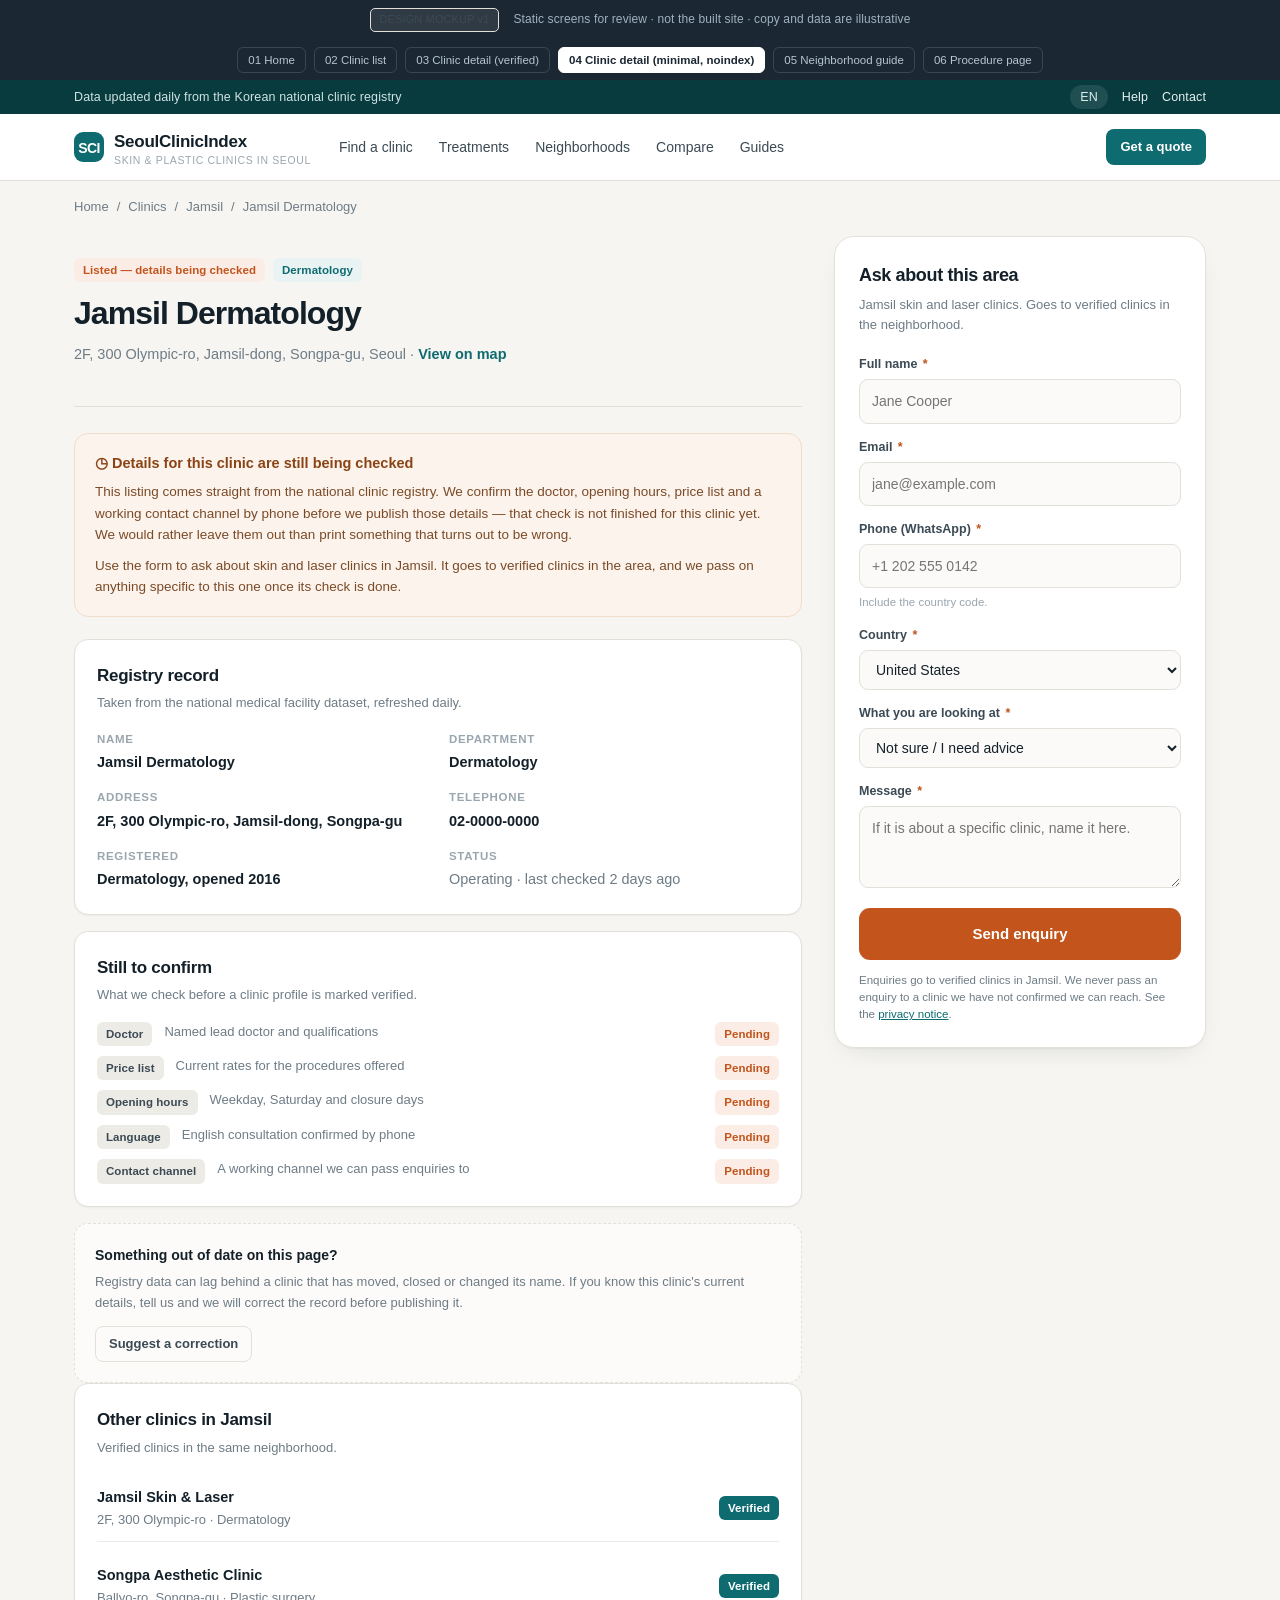
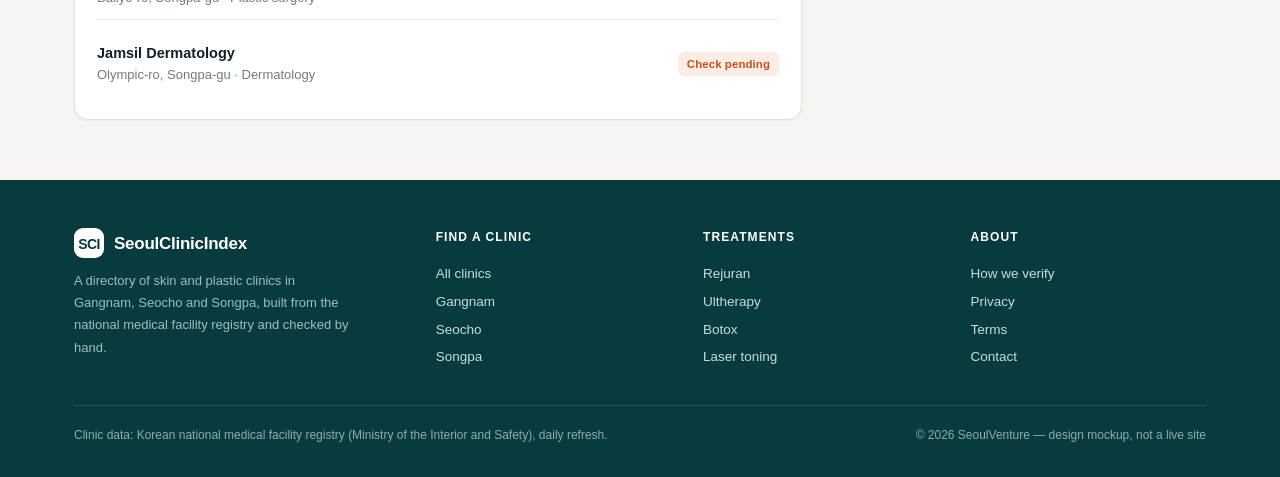
<file: clinic-detail-minimal.html>
<!DOCTYPE html>
<html lang="en">
<head>
<meta charset="utf-8">
<meta name="viewport" content="width=device-width, initial-scale=1">
<title>Jamsil Dermatology — SeoulClinicIndex (Design mockup)</title>
<meta name="robots" content="noindex">
<link rel="stylesheet" href="assets/base.css">
</head>
<body>

<div class="mock-banner">
  <span class="pill">DESIGN MOCKUP v1</span>
  <span>Static screens for review · not the built site · copy and data are illustrative</span>
</div>
<div class="mock-nav">
  <a href="index.html">01 Home</a>
  <a href="clinics.html">02 Clinic list</a>
  <a href="clinic-detail.html">03 Clinic detail (verified)</a>
  <a href="clinic-detail-minimal.html" class="on">04 Clinic detail (minimal, noindex)</a>
  <a href="neighborhood.html">05 Neighborhood guide</a>
  <a href="procedure.html">06 Procedure page</a>
</div>

<div class="topbar">
  <div class="wrap">
    <div class="tb-left"><span>Data updated daily from the Korean national clinic registry</span></div>
    <div class="tb-right"><span class="tb-pill">EN</span><a href="#">Help</a><a href="#">Contact</a></div>
  </div>
</div>

<header class="nav">
  <div class="wrap">
    <a class="logo" href="index.html"><span class="mark"><span>SCI</span></span><span>SeoulClinicIndex<small>Skin &amp; Plastic Clinics in Seoul</small></span></a>
    <nav class="nav-links">
      <a href="clinics.html">Find a clinic</a>
      <a href="procedure.html">Treatments</a>
      <a href="neighborhood.html">Neighborhoods</a>
      <a href="#">Compare</a><a href="#">Guides</a>
    </nav>
    <div class="nav-right">
      <a class="btn btn-primary btn-sm" href="#consult">Get a quote</a>
    </div>
  </div>
</header>

<div class="wrap">
  <nav class="crumb">
    <a href="index.html">Home</a> / <a href="clinics.html">Clinics</a> / <a href="neighborhood.html">Jamsil</a> / <span>Jamsil Dermatology</span>
  </nav>
</div>

<section class="tight" style="padding-top:18px">
  <div class="wrap">
    <div class="detail-grid">
      <main>
        <div class="d-head">
          <div class="d-badges" style="margin-bottom:12px">
            <span class="tag warm">Listed — details being checked</span>
            <span class="tag brand">Dermatology</span>
          </div>
          <h1>Jamsil Dermatology</h1>
          <p class="d-addr">2F, 300 Olympic-ro, Jamsil-dong, Songpa-gu, Seoul · <a href="#" style="color:var(--brand);font-weight:600">View on map</a></p>
        </div>

        <div class="minimal-note">
          <div class="mn-t">◷ Details for this clinic are still being checked</div>
          <p>This listing comes straight from the national clinic registry. We confirm the doctor, opening hours, price list and a working contact channel by phone before we publish those details — that check is not finished for this clinic yet. We would rather leave them out than print something that turns out to be wrong.</p>
          <p style="margin-top:9px">Use the form to ask about skin and laser clinics in Jamsil. It goes to verified clinics in the area, and we pass on anything specific to this one once its check is done.</p>
        </div>

        <div class="panel">
          <h3>Registry record</h3>
          <p class="p-sub">Taken from the national medical facility dataset, refreshed daily.</p>
          <div class="info-grid">
            <div class="info-row"><div class="il">Name</div><div class="iv">Jamsil Dermatology</div></div>
            <div class="info-row"><div class="il">Department</div><div class="iv">Dermatology</div></div>
            <div class="info-row"><div class="il">Address</div><div class="iv">2F, 300 Olympic-ro, Jamsil-dong, Songpa-gu</div></div>
            <div class="info-row"><div class="il">Telephone</div><div class="iv">02-0000-0000</div></div>
            <div class="info-row"><div class="il">Registered</div><div class="iv">Dermatology, opened 2016</div></div>
            <div class="info-row"><div class="il">Status</div><div class="iv muted">Operating · last checked 2 days ago</div></div>
          </div>
        </div>

        <div class="panel">
          <h3>Still to confirm</h3>
          <p class="p-sub">What we check before a clinic profile is marked verified.</p>
          <div class="stack-sm">
            <div class="row" style="align-items:flex-start;gap:12px">
              <span class="tag">Doctor</span>
              <span class="small muted" style="flex:1">Named lead doctor and qualifications</span>
              <span class="tag warm">Pending</span>
            </div>
            <div class="row" style="align-items:flex-start;gap:12px">
              <span class="tag">Price list</span>
              <span class="small muted" style="flex:1">Current rates for the procedures offered</span>
              <span class="tag warm">Pending</span>
            </div>
            <div class="row" style="align-items:flex-start;gap:12px">
              <span class="tag">Opening hours</span>
              <span class="small muted" style="flex:1">Weekday, Saturday and closure days</span>
              <span class="tag warm">Pending</span>
            </div>
            <div class="row" style="align-items:flex-start;gap:12px">
              <span class="tag">Language</span>
              <span class="small muted" style="flex:1">English consultation confirmed by phone</span>
              <span class="tag warm">Pending</span>
            </div>
            <div class="row" style="align-items:flex-start;gap:12px">
              <span class="tag">Contact channel</span>
              <span class="small muted" style="flex:1">A working channel we can pass enquiries to</span>
              <span class="tag warm">Pending</span>
            </div>
          </div>
        </div>

        <div class="req-box">
          <div class="rb-t">Something out of date on this page?</div>
          <p>Registry data can lag behind a clinic that has moved, closed or changed its name. If you know this clinic's current details, tell us and we will correct the record before publishing it.</p>
          <a class="btn btn-ghost btn-sm" style="margin-top:12px" href="#">Suggest a correction</a>
        </div>

        <div class="panel">
          <h3>Other clinics in Jamsil</h3>
          <p class="p-sub">Verified clinics in the same neighborhood.</p>
          <div class="stack-sm">
            <a class="row-between" href="clinic-detail.html" style="padding:11px 0;border-bottom:1px solid var(--line-2)">
              <span><b style="font-size:14.5px">Jamsil Skin &amp; Laser</b><span class="small muted" style="display:block">2F, 300 Olympic-ro · Dermatology</span></span>
              <span class="tag solid">Verified</span>
            </a>
            <a class="row-between" href="clinic-detail.html" style="padding:11px 0;border-bottom:1px solid var(--line-2)">
              <span><b style="font-size:14.5px">Songpa Aesthetic Clinic</b><span class="small muted" style="display:block">Ballyo-ro, Songpa-gu · Plastic surgery</span></span>
              <span class="tag solid">Verified</span>
            </a>
            <a class="row-between" href="clinic-detail.html" style="padding:11px 0">
              <span><b style="font-size:14.5px">Jamsil Dermatology</b><span class="small muted" style="display:block">Olympic-ro, Songpa-gu · Dermatology</span></span>
              <span class="tag warm">Check pending</span>
            </a>
          </div>
        </div>
      </main>

      <aside>
        <div class="leadbox" id="consult">
          <h3>Ask about this area</h3>
          <p class="lb-sub">Jamsil skin and laser clinics. Goes to verified clinics in the neighborhood.</p>
          <div class="field">
            <label>Full name <span class="req">*</span></label>
            <input type="text" placeholder="Jane Cooper">
          </div>
          <div class="field">
            <label>Email <span class="req">*</span></label>
            <input type="email" placeholder="jane@example.com">
          </div>
          <div class="field">
            <label>Phone (WhatsApp) <span class="req">*</span></label>
            <input type="tel" placeholder="+1 202 555 0142">
            <div class="hint">Include the country code.</div>
          </div>
          <div class="field">
            <label>Country <span class="req">*</span></label>
            <select><option>United States</option><option>France</option><option>Singapore</option><option>Australia</option></select>
          </div>
          <div class="field">
            <label>What you are looking at <span class="req">*</span></label>
            <select>
              <option>Not sure / I need advice</option>
              <option>Rejuran skin booster</option>
              <option>Laser toning</option>
              <option>Pico laser</option>
              <option>Botox (Coretox)</option>
              <option>Filler</option>
            </select>
          </div>
          <div class="field">
            <label>Message <span class="req">*</span></label>
            <textarea placeholder="If it is about a specific clinic, name it here."></textarea>
          </div>
          <button class="btn btn-accent btn-block btn-lg">Send enquiry</button>
          <p class="lb-foot">Enquiries go to verified clinics in Jamsil. We never pass an enquiry to a clinic we have not confirmed we can reach. See the <a href="#">privacy notice</a>.</p>
        </div>
      </aside>
    </div>
  </div>
</section>

<footer>
  <div class="wrap">
    <div class="f-grid">
      <div class="f-brand">
        <div class="logo"><span class="mark"><span>SCI</span></span><span>SeoulClinicIndex</span></div>
        <p>A directory of skin and plastic clinics in Gangnam, Seocho and Songpa, built from the national medical facility registry and checked by hand.</p>
      </div>
      <div><h6>Find a clinic</h6><a href="clinics.html">All clinics</a><a href="#">Gangnam</a><a href="#">Seocho</a><a href="#">Songpa</a></div>
      <div><h6>Treatments</h6><a href="procedure.html">Rejuran</a><a href="#">Ultherapy</a><a href="#">Botox</a><a href="#">Laser toning</a></div>
      <div><h6>About</h6><a href="#">How we verify</a><a href="#">Privacy</a><a href="#">Terms</a><a href="#">Contact</a></div>
    </div>
    <div class="f-bottom">
      <span>Clinic data: Korean national medical facility registry (Ministry of the Interior and Safety), daily refresh.</span>
      <span>© 2026 SeoulVenture — design mockup, not a live site</span>
    </div>
  </div>
</footer>

</body>
</html>
</file>
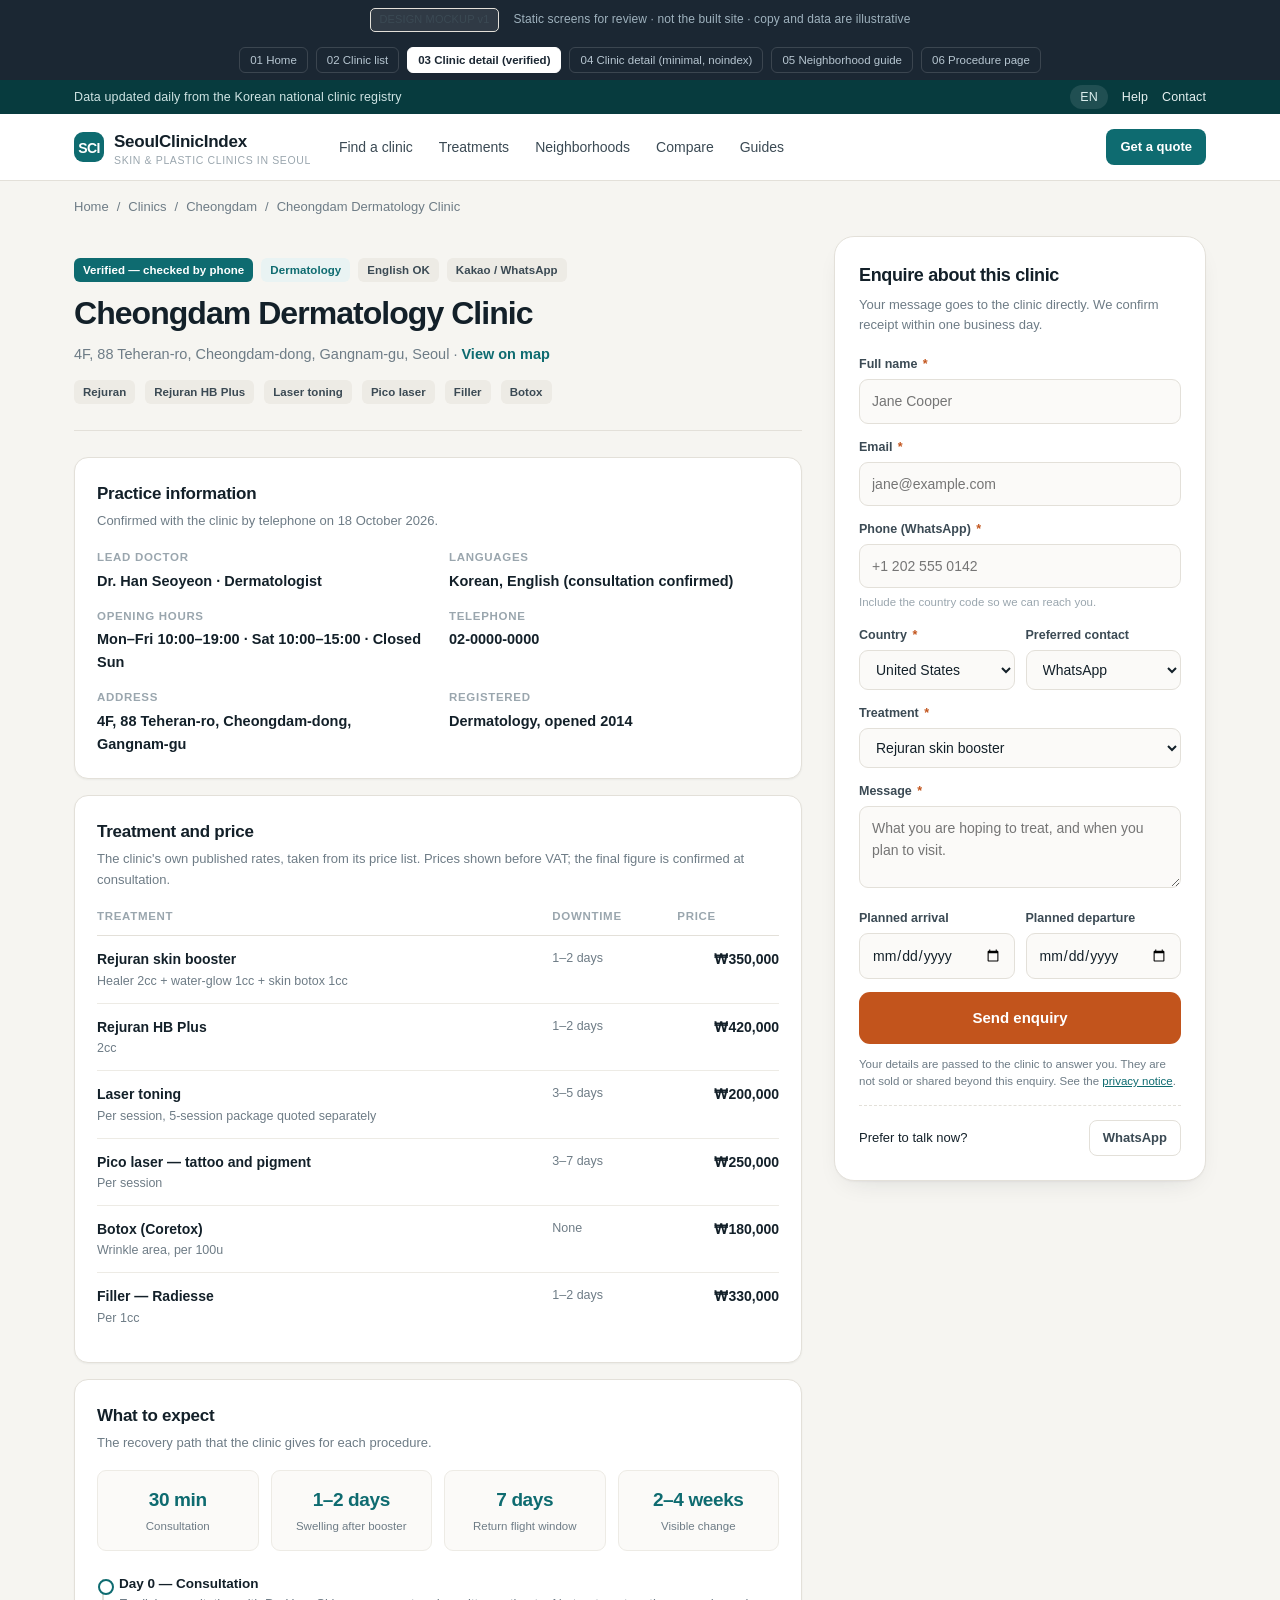
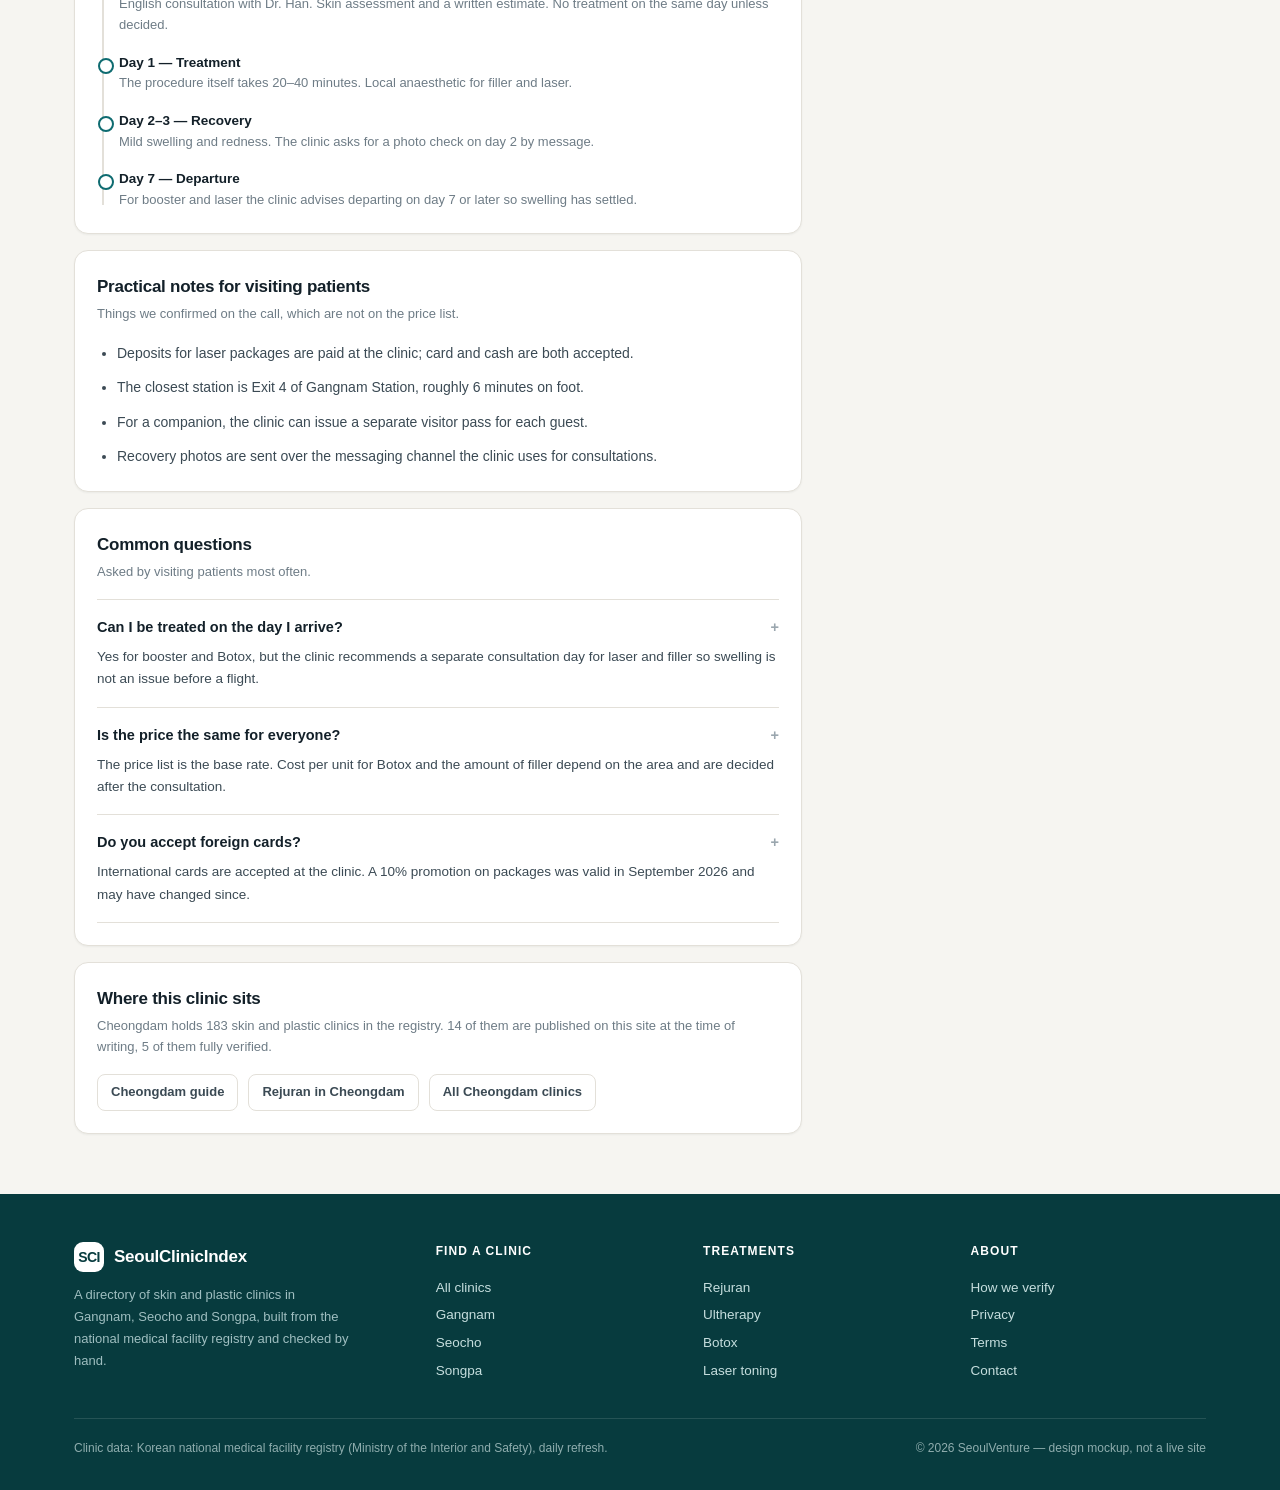
<file: clinic-detail.html>
<!DOCTYPE html>
<html lang="en">
<head>
<meta charset="utf-8">
<meta name="viewport" content="width=device-width, initial-scale=1">
<title>Cheongdam Dermatology Clinic — SeoulClinicIndex (Design mockup)</title>
<link rel="stylesheet" href="assets/base.css">
</head>
<body>

<div class="mock-banner">
  <span class="pill">DESIGN MOCKUP v1</span>
  <span>Static screens for review · not the built site · copy and data are illustrative</span>
</div>
<div class="mock-nav">
  <a href="index.html">01 Home</a>
  <a href="clinics.html">02 Clinic list</a>
  <a href="clinic-detail.html" class="on">03 Clinic detail (verified)</a>
  <a href="clinic-detail-minimal.html">04 Clinic detail (minimal, noindex)</a>
  <a href="neighborhood.html">05 Neighborhood guide</a>
  <a href="procedure.html">06 Procedure page</a>
</div>

<div class="topbar">
  <div class="wrap">
    <div class="tb-left"><span>Data updated daily from the Korean national clinic registry</span></div>
    <div class="tb-right"><span class="tb-pill">EN</span><a href="#">Help</a><a href="#">Contact</a></div>
  </div>
</div>

<header class="nav">
  <div class="wrap">
    <a class="logo" href="index.html"><span class="mark"><span>SCI</span></span><span>SeoulClinicIndex<small>Skin &amp; Plastic Clinics in Seoul</small></span></a>
    <nav class="nav-links">
      <a href="clinics.html">Find a clinic</a>
      <a href="procedure.html">Treatments</a>
      <a href="neighborhood.html">Neighborhoods</a>
      <a href="#">Compare</a><a href="#">Guides</a>
    </nav>
    <div class="nav-right">
      <a class="btn btn-primary btn-sm" href="#consult">Get a quote</a>
    </div>
  </div>
</header>

<div class="wrap">
  <nav class="crumb">
    <a href="index.html">Home</a> / <a href="clinics.html">Clinics</a> / <a href="neighborhood.html">Cheongdam</a> / <span>Cheongdam Dermatology Clinic</span>
  </nav>
</div>

<section class="tight" style="padding-top:18px">
  <div class="wrap">
    <div class="detail-grid">
      <main>
        <div class="d-head">
          <div class="d-badges" style="margin-bottom:12px">
            <span class="tag solid">Verified — checked by phone</span>
            <span class="tag brand">Dermatology</span>
            <span class="tag">English OK</span>
            <span class="tag">Kakao / WhatsApp</span>
          </div>
          <h1>Cheongdam Dermatology Clinic</h1>
          <p class="d-addr">4F, 88 Teheran-ro, Cheongdam-dong, Gangnam-gu, Seoul · <a href="#" style="color:var(--brand);font-weight:600">View on map</a></p>
          <div class="row" style="gap:10px;flex-wrap:wrap">
            <span class="tag">Rejuran</span><span class="tag">Rejuran HB Plus</span>
            <span class="tag">Laser toning</span><span class="tag">Pico laser</span>
            <span class="tag">Filler</span><span class="tag">Botox</span>
          </div>
        </div>

        <div class="panel">
          <h3>Practice information</h3>
          <p class="p-sub">Confirmed with the clinic by telephone on 18 October 2026.</p>
          <div class="info-grid">
            <div class="info-row"><div class="il">Lead doctor</div><div class="iv">Dr. Han Seoyeon · Dermatologist</div></div>
            <div class="info-row"><div class="il">Languages</div><div class="iv">Korean, English (consultation confirmed)</div></div>
            <div class="info-row"><div class="il">Opening hours</div><div class="iv">Mon–Fri 10:00–19:00 · Sat 10:00–15:00 · Closed Sun</div></div>
            <div class="info-row"><div class="il">Telephone</div><div class="iv">02-0000-0000</div></div>
            <div class="info-row"><div class="il">Address</div><div class="iv">4F, 88 Teheran-ro, Cheongdam-dong, Gangnam-gu</div></div>
            <div class="info-row"><div class="il">Registered</div><div class="iv">Dermatology, opened 2014</div></div>
          </div>
        </div>

        <div class="panel">
          <h3>Treatment and price</h3>
          <p class="p-sub">The clinic's own published rates, taken from its price list. Prices shown before VAT; the final figure is confirmed at consultation.</p>
          <table class="proc-table">
            <thead><tr><th>Treatment</th><th>Downtime</th><th class="r">Price</th></tr></thead>
            <tbody>
              <tr><td><div class="pname">Rejuran skin booster</div><div class="pmeta">Healer 2cc + water-glow 1cc + skin botox 1cc</div></td><td class="pmeta">1–2 days</td><td class="pprice num">₩350,000</td></tr>
              <tr><td><div class="pname">Rejuran HB Plus</div><div class="pmeta">2cc</div></td><td class="pmeta">1–2 days</td><td class="pprice num">₩420,000</td></tr>
              <tr><td><div class="pname">Laser toning</div><div class="pmeta">Per session, 5-session package quoted separately</div></td><td class="pmeta">3–5 days</td><td class="pprice num">₩200,000</td></tr>
              <tr><td><div class="pname">Pico laser — tattoo and pigment</div><div class="pmeta">Per session</div></td><td class="pmeta">3–7 days</td><td class="pprice num">₩250,000</td></tr>
              <tr><td><div class="pname">Botox (Coretox)</div><div class="pmeta">Wrinkle area, per 100u</div></td><td class="pmeta">None</td><td class="pprice num">₩180,000</td></tr>
              <tr><td><div class="pname">Filler — Radiesse</div><div class="pmeta">Per 1cc</div></td><td class="pmeta">1–2 days</td><td class="pprice num">₩330,000</td></tr>
            </tbody>
          </table>
        </div>

        <div class="panel">
          <h3>What to expect</h3>
          <p class="p-sub">The recovery path that the clinic gives for each procedure.</p>
          <div class="recovery-grid">
            <div class="rec-card"><div class="rc-v num">30 min</div><div class="rc-k">Consultation</div></div>
            <div class="rec-card"><div class="rc-v num">1–2 days</div><div class="rc-k">Swelling after booster</div></div>
            <div class="rec-card"><div class="rc-v num">7 days</div><div class="rc-k">Return flight window</div></div>
            <div class="rec-card"><div class="rc-v num">2–4 weeks</div><div class="rc-k">Visible change</div></div>
          </div>
          <div class="timeline" style="margin-top:22px">
            <div class="tl-item"><div class="tl-t">Day 0 — Consultation</div><div class="tl-d">English consultation with Dr. Han. Skin assessment and a written estimate. No treatment on the same day unless decided.</div></div>
            <div class="tl-item"><div class="tl-t">Day 1 — Treatment</div><div class="tl-d">The procedure itself takes 20–40 minutes. Local anaesthetic for filler and laser.</div></div>
            <div class="tl-item"><div class="tl-t">Day 2–3 — Recovery</div><div class="tl-d">Mild swelling and redness. The clinic asks for a photo check on day 2 by message.</div></div>
            <div class="tl-item"><div class="tl-t">Day 7 — Departure</div><div class="tl-d">For booster and laser the clinic advises departing on day 7 or later so swelling has settled.</div></div>
          </div>
        </div>

        <div class="panel">
          <h3>Practical notes for visiting patients</h3>
          <p class="p-sub">Things we confirmed on the call, which are not on the price list.</p>
          <ul class="stack-sm" style="font-size:14px;color:var(--ink-2);padding-left:20px;line-height:1.75">
            <li>Deposits for laser packages are paid at the clinic; card and cash are both accepted.</li>
            <li>The closest station is Exit 4 of Gangnam Station, roughly 6 minutes on foot.</li>
            <li>For a companion, the clinic can issue a separate visitor pass for each guest.</li>
            <li>Recovery photos are sent over the messaging channel the clinic uses for consultations.</li>
          </ul>
        </div>

        <div class="panel">
          <h3>Common questions</h3>
          <p class="p-sub">Asked by visiting patients most often.</p>
          <div class="faq">
            <div class="faq-item"><div class="q">Can I be treated on the day I arrive?<i>+</i></div><div class="a">Yes for booster and Botox, but the clinic recommends a separate consultation day for laser and filler so swelling is not an issue before a flight.</div></div>
            <div class="faq-item"><div class="q">Is the price the same for everyone?<i>+</i></div><div class="a">The price list is the base rate. Cost per unit for Botox and the amount of filler depend on the area and are decided after the consultation.</div></div>
            <div class="faq-item"><div class="q">Do you accept foreign cards?<i>+</i></div><div class="a">International cards are accepted at the clinic. A 10% promotion on packages was valid in September 2026 and may have changed since.</div></div>
          </div>
        </div>

        <div class="panel">
          <h3>Where this clinic sits</h3>
          <p class="p-sub">Cheongdam holds 183 skin and plastic clinics in the registry. 14 of them are published on this site at the time of writing, 5 of them fully verified.</p>
          <div class="row" style="gap:10px;flex-wrap:wrap">
            <a class="btn btn-ghost btn-sm" href="neighborhood.html">Cheongdam guide</a>
            <a class="btn btn-ghost btn-sm" href="procedure.html">Rejuran in Cheongdam</a>
            <a class="btn btn-ghost btn-sm" href="clinics.html">All Cheongdam clinics</a>
          </div>
        </div>
      </main>

      <aside>
        <div class="leadbox" id="consult">
          <h3>Enquire about this clinic</h3>
          <p class="lb-sub">Your message goes to the clinic directly. We confirm receipt within one business day.</p>
          <div class="field">
            <label>Full name <span class="req">*</span></label>
            <input type="text" placeholder="Jane Cooper">
          </div>
          <div class="field">
            <label>Email <span class="req">*</span></label>
            <input type="email" placeholder="jane@example.com">
          </div>
          <div class="field">
            <label>Phone (WhatsApp) <span class="req">*</span></label>
            <input type="tel" placeholder="+1 202 555 0142">
            <div class="hint">Include the country code so we can reach you.</div>
          </div>
          <div class="field-2">
            <div class="field"><label>Country <span class="req">*</span></label><select><option>United States</option><option>France</option><option>Singapore</option><option>Australia</option></select></div>
            <div class="field"><label>Preferred contact</label><select><option>WhatsApp</option><option>Kakao</option><option>Email</option></select></div>
          </div>
          <div class="field">
            <label>Treatment <span class="req">*</span></label>
            <select>
              <option>Rejuran skin booster</option>
              <option>Rejuran HB Plus</option>
              <option>Laser toning</option>
              <option>Pico laser</option>
              <option>Botox (Coretox)</option>
              <option>Filler — Radiesse</option>
              <option>Not sure / I need advice</option>
            </select>
          </div>
          <div class="field">
            <label>Message <span class="req">*</span></label>
            <textarea placeholder="What you are hoping to treat, and when you plan to visit."></textarea>
          </div>
          <div class="field-2">
            <div class="field"><label>Planned arrival</label><input type="date"></div>
            <div class="field"><label>Planned departure</label><input type="date"></div>
          </div>
          <button class="btn btn-accent btn-block btn-lg">Send enquiry</button>
          <p class="lb-foot">Your details are passed to the clinic to answer you. They are not sold or shared beyond this enquiry. See the <a href="#">privacy notice</a>.</p>
          <div class="lb-alt">
            <span>Prefer to talk now?</span>
            <a class="btn btn-ghost btn-sm" href="#">WhatsApp</a>
          </div>
        </div>
      </aside>
    </div>
  </div>
</section>

<footer>
  <div class="wrap">
    <div class="f-grid">
      <div class="f-brand">
        <div class="logo"><span class="mark"><span>SCI</span></span><span>SeoulClinicIndex</span></div>
        <p>A directory of skin and plastic clinics in Gangnam, Seocho and Songpa, built from the national medical facility registry and checked by hand.</p>
      </div>
      <div><h6>Find a clinic</h6><a href="clinics.html">All clinics</a><a href="#">Gangnam</a><a href="#">Seocho</a><a href="#">Songpa</a></div>
      <div><h6>Treatments</h6><a href="procedure.html">Rejuran</a><a href="#">Ultherapy</a><a href="#">Botox</a><a href="#">Laser toning</a></div>
      <div><h6>About</h6><a href="#">How we verify</a><a href="#">Privacy</a><a href="#">Terms</a><a href="#">Contact</a></div>
    </div>
    <div class="f-bottom">
      <span>Clinic data: Korean national medical facility registry (Ministry of the Interior and Safety), daily refresh.</span>
      <span>© 2026 SeoulVenture — design mockup, not a live site</span>
    </div>
  </div>
</footer>

</body>
</html>
</file>
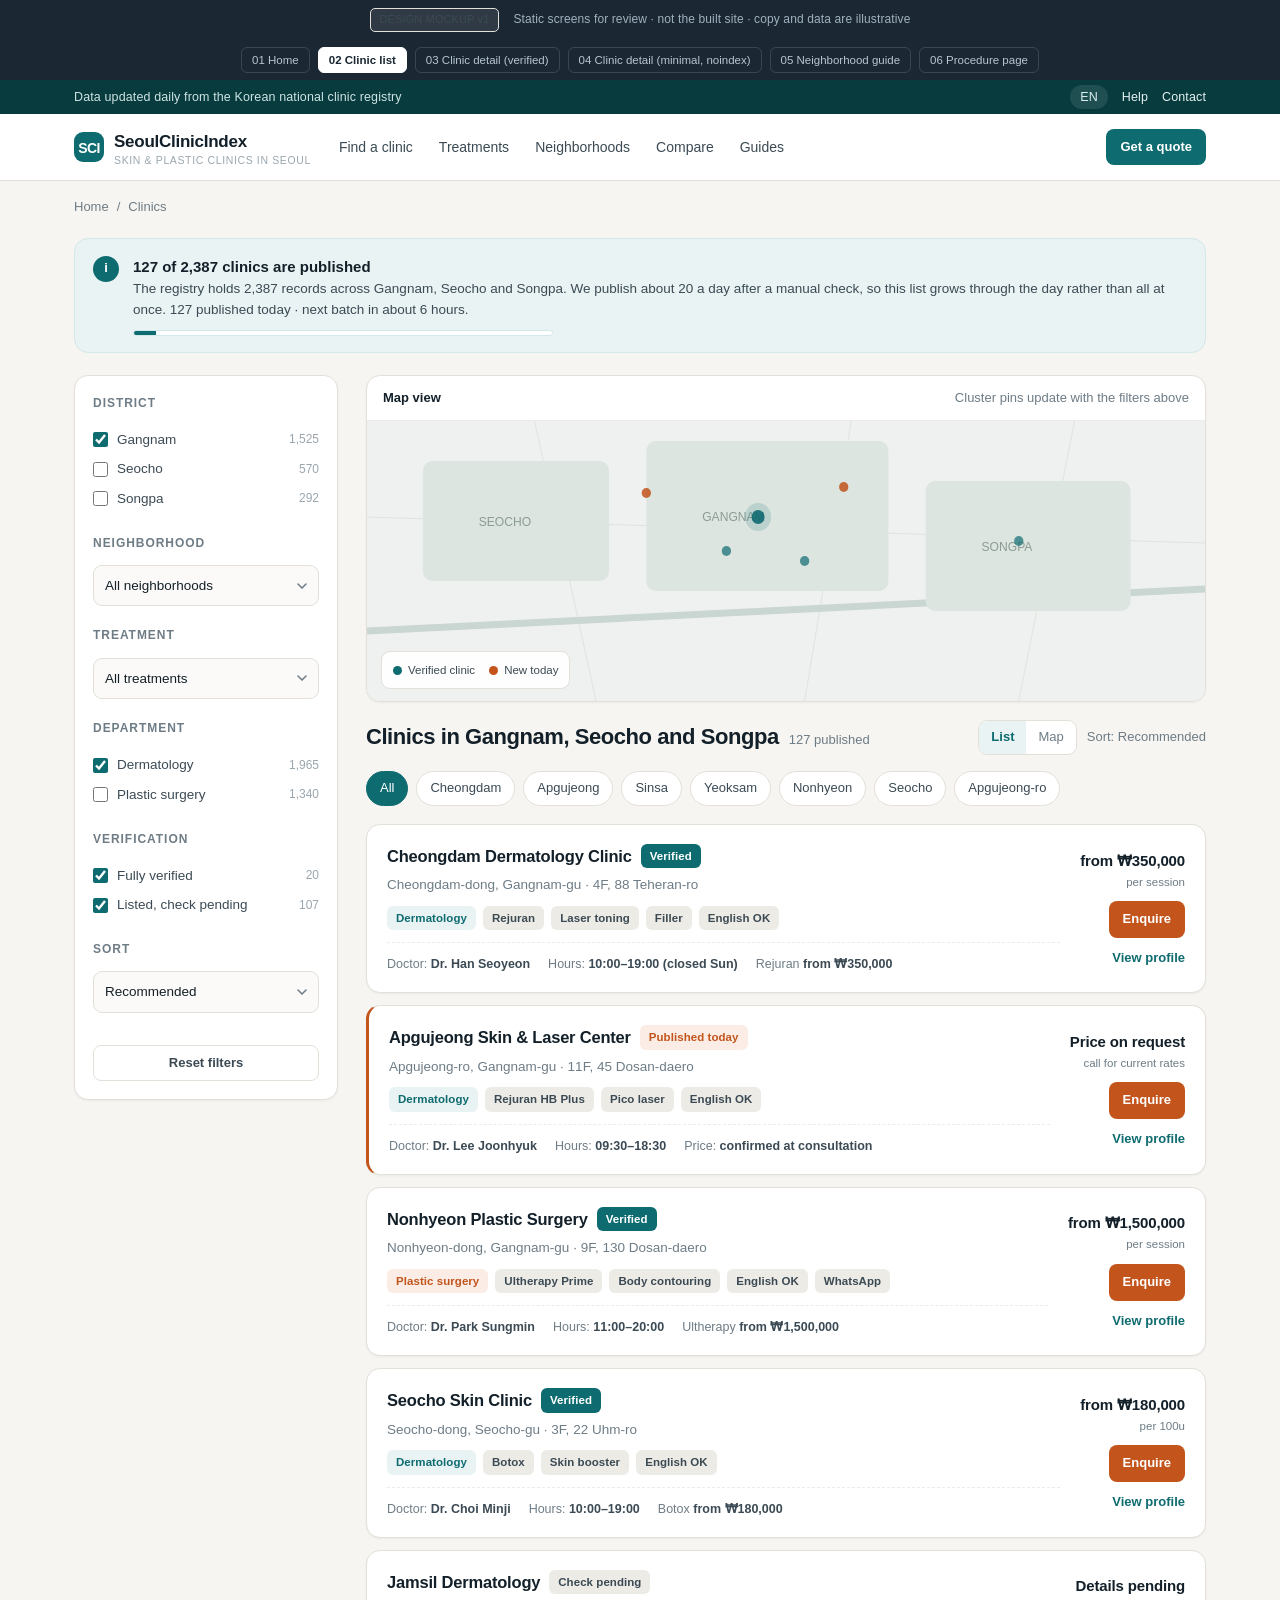
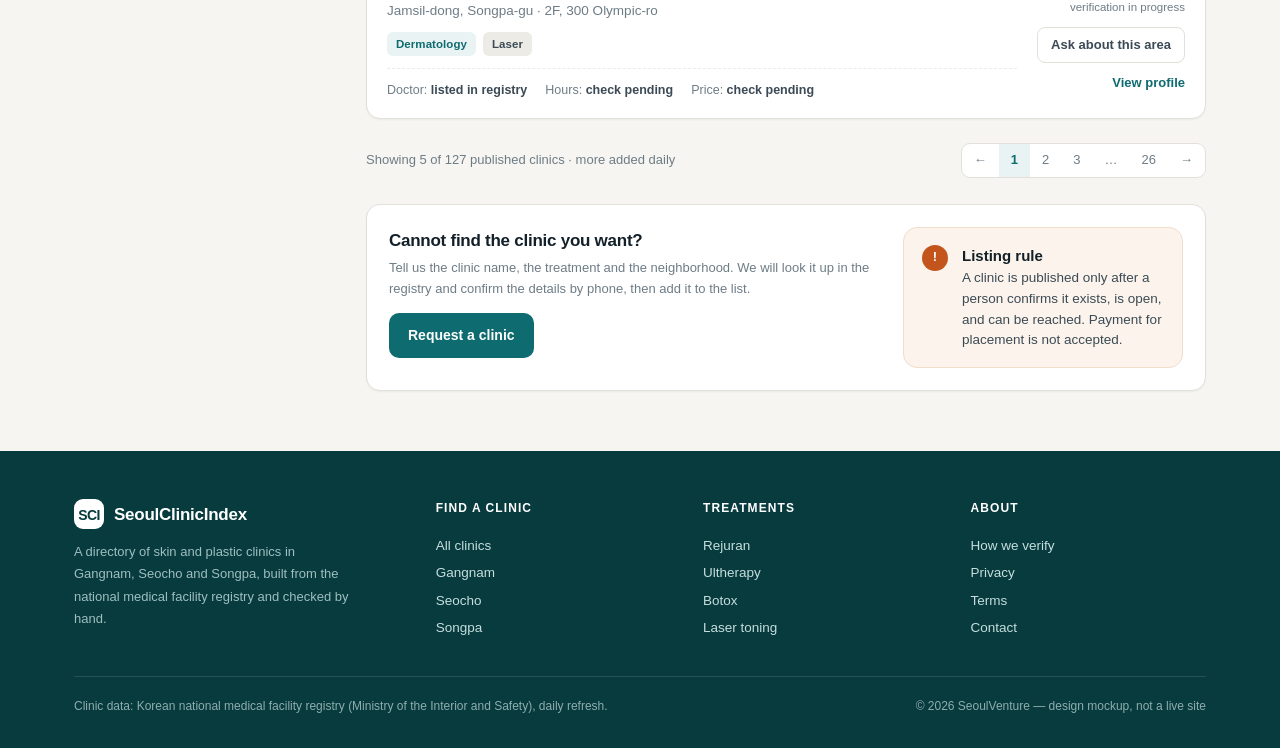
<file: clinics.html>
<!DOCTYPE html>
<html lang="en">
<head>
<meta charset="utf-8">
<meta name="viewport" content="width=device-width, initial-scale=1">
<title>All clinics — SeoulClinicIndex (Design mockup)</title>
<link rel="stylesheet" href="assets/base.css">
</head>
<body>

<div class="mock-banner">
  <span class="pill">DESIGN MOCKUP v1</span>
  <span>Static screens for review · not the built site · copy and data are illustrative</span>
</div>
<div class="mock-nav">
  <a href="index.html">01 Home</a>
  <a href="clinics.html" class="on">02 Clinic list</a>
  <a href="clinic-detail.html">03 Clinic detail (verified)</a>
  <a href="clinic-detail-minimal.html">04 Clinic detail (minimal, noindex)</a>
  <a href="neighborhood.html">05 Neighborhood guide</a>
  <a href="procedure.html">06 Procedure page</a>
</div>

<div class="topbar">
  <div class="wrap">
    <div class="tb-left"><span>Data updated daily from the Korean national clinic registry</span></div>
    <div class="tb-right"><span class="tb-pill">EN</span><a href="#">Help</a><a href="#">Contact</a></div>
  </div>
</div>

<header class="nav">
  <div class="wrap">
    <a class="logo" href="index.html"><span class="mark"><span>SCI</span></span><span>SeoulClinicIndex<small>Skin &amp; Plastic Clinics in Seoul</small></span></a>
    <nav class="nav-links">
      <a href="clinics.html">Find a clinic</a>
      <a href="procedure.html">Treatments</a>
      <a href="neighborhood.html">Neighborhoods</a>
      <a href="#">Compare</a><a href="#">Guides</a>
    </nav>
    <div class="nav-right">
      <a class="btn btn-primary btn-sm" href="#">Get a quote</a>
    </div>
  </div>
</header>

<div class="wrap">
  <nav class="crumb"><a href="index.html">Home</a> / <span>Clinics</span></nav>
</div>

<section class="tight" style="padding-top:20px">
  <div class="wrap">
    <div class="notice" style="margin-bottom:22px">
      <div class="n-ic">i</div>
      <div style="flex:1">
        <b>127 of 2,387 clinics are published</b>
        <p>The registry holds 2,387 records across Gangnam, Seocho and Songpa. We publish about 20 a day after a manual check, so this list grows through the day rather than all at once. <span class="num">127</span> published today · next batch in about 6 hours.</p>
        <div class="n-track"><i style="width:5.3%"></i></div>
      </div>
    </div>

    <div class="list-layout">
      <aside class="filters">
        <div class="fbox">
          <h5>District</h5>
          <div class="fgroup">
            <label class="chk"><input type="checkbox" checked> Gangnam <span class="c-n">1,525</span></label>
            <label class="chk"><input type="checkbox"> Seocho <span class="c-n">570</span></label>
            <label class="chk"><input type="checkbox"> Songpa <span class="c-n">292</span></label>
          </div>
          <h5 style="margin-top:20px">Neighborhood</h5>
          <div class="fgroup">
            <select class="fsel">
              <option>All neighborhoods</option>
              <option>Sinsa</option><option>Yeoksam</option><option>Nonhyeon</option>
              <option>Cheongdam</option><option>Apgujeong</option><option>Seocho</option>
            </select>
          </div>
          <h5 style="margin-top:20px">Treatment</h5>
          <div class="fgroup">
            <select class="fsel">
              <option>All treatments</option>
              <option>Rejuran</option><option>Ultherapy Prime</option>
              <option>Botox / Coretox</option><option>Laser toning</option><option>Filler</option>
            </select>
          </div>
          <h5 style="margin-top:20px">Department</h5>
          <div class="fgroup">
            <label class="chk"><input type="checkbox" checked> Dermatology <span class="c-n">1,965</span></label>
            <label class="chk"><input type="checkbox"> Plastic surgery <span class="c-n">1,340</span></label>
          </div>
          <h5 style="margin-top:20px">Verification</h5>
          <div class="fgroup">
            <label class="chk"><input type="checkbox" checked> Fully verified <span class="c-n">20</span></label>
            <label class="chk"><input type="checkbox" checked> Listed, check pending <span class="c-n">107</span></label>
          </div>
          <h5 style="margin-top:20px">Sort</h5>
          <div class="fgroup">
            <select class="fsel">
              <option>Recommended</option>
              <option>Price: low to high</option>
              <option>Most treatments listed</option>
              <option>Recently published</option>
            </select>
          </div>
          <button class="btn btn-ghost btn-block btn-sm" style="margin-top:16px">Reset filters</button>
        </div>
      </aside>

      <main>
        <div class="mapbox">
          <div class="map-head">
            <b>Map view</b>
            <span class="small muted">Cluster pins update with the filters above</span>
          </div>
          <div class="map-canvas">
            <svg viewBox="0 0 900 280" width="100%" height="280" preserveAspectRatio="none" style="position:absolute;inset:0">
              <rect width="900" height="280" fill="#EEF1EF"/>
              <g stroke="#DDE3DF" stroke-width="1" fill="none">
                <path d="M0 210 L900 168"/><path d="M0 96 L900 122"/>
                <path d="M180 0 L246 280"/><path d="M520 0 L470 280"/><path d="M760 0 L700 280"/>
              </g>
              <path d="M0 210 L900 168" stroke="#C9D6D1" stroke-width="7" fill="none"/>
              <g fill="#DCE5E0">
                <rect x="60" y="40" width="200" height="120" rx="10"/>
                <rect x="300" y="20" width="260" height="150" rx="10"/>
                <rect x="600" y="60" width="220" height="130" rx="10"/>
              </g>
              <text x="120" y="105" font-size="13" fill="#8C9B95" font-family="sans-serif">SEOCHO</text>
              <text x="360" y="100" font-size="13" fill="#8C9B95" font-family="sans-serif">GANGNAM</text>
              <text x="660" y="130" font-size="13" fill="#8C9B95" font-family="sans-serif">SONGPA</text>
              <g>
                <circle cx="420" cy="96" r="7" fill="#0E6B70" opacity=".9"/><circle cx="420" cy="96" r="14" fill="#0E6B70" opacity=".16"/>
                <circle cx="386" cy="130" r="5" fill="#0E6B70" opacity=".7"/>
                <circle cx="470" cy="140" r="5" fill="#0E6B70" opacity=".7"/>
                <circle cx="300" cy="72" r="5" fill="#C2541C" opacity=".85"/>
                <circle cx="512" cy="66" r="5" fill="#C2541C" opacity=".85"/>
                <circle cx="700" cy="120" r="5" fill="#0E6B70" opacity=".7"/>
              </g>
            </svg>
            <div class="map-legend">
              <span><i style="background:#0E6B70"></i> Verified clinic</span>
              <span><i style="background:#C2541C"></i> New today</span>
            </div>
          </div>
        </div>

        <div class="list-toolbar">
          <div class="lt-l">
            <h1>Clinics in Gangnam, Seocho and Songpa</h1>
            <span class="small muted num">127 published</span>
          </div>
          <div class="lt-r">
            <div class="seg"><span class="on">List</span><span>Map</span></div>
            <span>Sort: Recommended</span>
          </div>
        </div>

        <div class="pill-list" style="margin-bottom:18px">
          <span class="pill on">All</span>
          <span class="pill">Cheongdam</span>
          <span class="pill">Apgujeong</span>
          <span class="pill">Sinsa</span>
          <span class="pill">Yeoksam</span>
          <span class="pill">Nonhyeon</span>
          <span class="pill">Seocho</span>
          <span class="pill">Apgujeong-ro</span>
        </div>

        <article class="clinic-row">
          <div class="cr-main">
            <h3>Cheongdam Dermatology Clinic <span class="tag solid">Verified</span></h3>
            <p class="cr-addr">Cheongdam-dong, Gangnam-gu · 4F, 88 Teheran-ro</p>
            <div class="cr-meta">
              <span class="tag brand">Dermatology</span>
              <span class="tag">Rejuran</span><span class="tag">Laser toning</span>
              <span class="tag">Filler</span><span class="tag">English OK</span>
            </div>
            <div class="cr-foot">
              <span>Doctor: <b>Dr. Han Seoyeon</b></span>
              <span>Hours: <b>10:00–19:00 (closed Sun)</b></span>
              <span>Rejuran <b>from ₩350,000</b></span>
            </div>
          </div>
          <div class="cr-right">
            <div class="cr-price num">from ₩350,000<small>per session</small></div>
            <a class="btn btn-accent btn-sm" href="clinic-detail.html">Enquire</a>
            <a class="small" href="clinic-detail.html" style="color:var(--brand);font-weight:600">View profile</a>
          </div>
        </article>

        <article class="clinic-row cr-row-new">
          <div class="cr-main">
            <h3>Apgujeong Skin &amp; Laser Center <span class="tag warm">Published today</span></h3>
            <p class="cr-addr">Apgujeong-ro, Gangnam-gu · 11F, 45 Dosan-daero</p>
            <div class="cr-meta">
              <span class="tag brand">Dermatology</span>
              <span class="tag">Rejuran HB Plus</span><span class="tag">Pico laser</span>
              <span class="tag">English OK</span>
            </div>
            <div class="cr-foot">
              <span>Doctor: <b>Dr. Lee Joonhyuk</b></span>
              <span>Hours: <b>09:30–18:30</b></span>
              <span>Price: <b>confirmed at consultation</b></span>
            </div>
          </div>
          <div class="cr-right">
            <div class="cr-price">Price on request<small>call for current rates</small></div>
            <a class="btn btn-accent btn-sm" href="clinic-detail.html">Enquire</a>
            <a class="small" href="clinic-detail.html" style="color:var(--brand);font-weight:600">View profile</a>
          </div>
        </article>

        <article class="clinic-row">
          <div class="cr-main">
            <h3>Nonhyeon Plastic Surgery <span class="tag solid">Verified</span></h3>
            <p class="cr-addr">Nonhyeon-dong, Gangnam-gu · 9F, 130 Dosan-daero</p>
            <div class="cr-meta">
              <span class="tag warm">Plastic surgery</span>
              <span class="tag">Ultherapy Prime</span><span class="tag">Body contouring</span>
              <span class="tag">English OK</span><span class="tag">WhatsApp</span>
            </div>
            <div class="cr-foot">
              <span>Doctor: <b>Dr. Park Sungmin</b></span>
              <span>Hours: <b>11:00–20:00</b></span>
              <span>Ultherapy <b>from ₩1,500,000</b></span>
            </div>
          </div>
          <div class="cr-right">
            <div class="cr-price num">from ₩1,500,000<small>per session</small></div>
            <a class="btn btn-accent btn-sm" href="clinic-detail.html">Enquire</a>
            <a class="small" href="clinic-detail.html" style="color:var(--brand);font-weight:600">View profile</a>
          </div>
        </article>

        <article class="clinic-row">
          <div class="cr-main">
            <h3>Seocho Skin Clinic <span class="tag solid">Verified</span></h3>
            <p class="cr-addr">Seocho-dong, Seocho-gu · 3F, 22 Uhm-ro</p>
            <div class="cr-meta">
              <span class="tag brand">Dermatology</span>
              <span class="tag">Botox</span><span class="tag">Skin booster</span>
              <span class="tag">English OK</span>
            </div>
            <div class="cr-foot">
              <span>Doctor: <b>Dr. Choi Minji</b></span>
              <span>Hours: <b>10:00–19:00</b></span>
              <span>Botox <b>from ₩180,000</b></span>
            </div>
          </div>
          <div class="cr-right">
            <div class="cr-price num">from ₩180,000<small>per 100u</small></div>
            <a class="btn btn-accent btn-sm" href="clinic-detail.html">Enquire</a>
            <a class="small" href="clinic-detail.html" style="color:var(--brand);font-weight:600">View profile</a>
          </div>
        </article>

        <article class="clinic-row">
          <div class="cr-main">
            <h3>Jamsil Dermatology <span class="tag">Check pending</span></h3>
            <p class="cr-addr">Jamsil-dong, Songpa-gu · 2F, 300 Olympic-ro</p>
            <div class="cr-meta">
              <span class="tag brand">Dermatology</span>
              <span class="tag">Laser</span>
            </div>
            <div class="cr-foot">
              <span>Doctor: <b>listed in registry</b></span>
              <span>Hours: <b>check pending</b></span>
              <span>Price: <b>check pending</b></span>
            </div>
          </div>
          <div class="cr-right">
            <div class="cr-price">Details pending<small>verification in progress</small></div>
            <a class="btn btn-ghost btn-sm" href="clinic-detail-minimal.html">Ask about this area</a>
            <a class="small" href="clinic-detail-minimal.html" style="color:var(--brand);font-weight:600">View profile</a>
          </div>
        </article>

        <div class="row-between" style="margin-top:24px">
          <span class="small muted">Showing 5 of 127 published clinics · more added daily</span>
          <div class="seg"><span>←</span><span class="on">1</span><span>2</span><span>3</span><span>…</span><span>26</span><span>→</span></div>
        </div>

        <div class="panel" style="margin-top:26px">
          <div class="row-between" style="align-items:flex-start;gap:30px">
            <div style="max-width:520px">
              <h3>Cannot find the clinic you want?</h3>
              <p class="p-sub" style="margin-bottom:14px">Tell us the clinic name, the treatment and the neighborhood. We will look it up in the registry and confirm the details by phone, then add it to the list.</p>
              <a class="btn btn-primary" href="#">Request a clinic</a>
            </div>
            <div style="flex:1;min-width:280px">
              <div class="notice warm" style="background:#FCF4EC;border-color:#F0DDCA">
                <div class="n-ic" style="background:var(--accent)">!</div>
                <div>
                  <b>Listing rule</b>
                  <p>A clinic is published only after a person confirms it exists, is open, and can be reached. Payment for placement is not accepted.</p>
                </div>
              </div>
            </div>
          </div>
        </div>
      </main>
    </div>
  </div>
</section>

<footer>
  <div class="wrap">
    <div class="f-grid">
      <div class="f-brand">
        <div class="logo"><span class="mark"><span>SCI</span></span><span>SeoulClinicIndex</span></div>
        <p>A directory of skin and plastic clinics in Gangnam, Seocho and Songpa, built from the national medical facility registry and checked by hand.</p>
      </div>
      <div><h6>Find a clinic</h6><a href="clinics.html">All clinics</a><a href="#">Gangnam</a><a href="#">Seocho</a><a href="#">Songpa</a></div>
      <div><h6>Treatments</h6><a href="procedure.html">Rejuran</a><a href="#">Ultherapy</a><a href="#">Botox</a><a href="#">Laser toning</a></div>
      <div><h6>About</h6><a href="#">How we verify</a><a href="#">Privacy</a><a href="#">Terms</a><a href="#">Contact</a></div>
    </div>
    <div class="f-bottom">
      <span>Clinic data: Korean national medical facility registry (Ministry of the Interior and Safety), daily refresh.</span>
      <span>© 2026 SeoulVenture — design mockup, not a live site</span>
    </div>
  </div>
</footer>

</body>
</html>
</file>
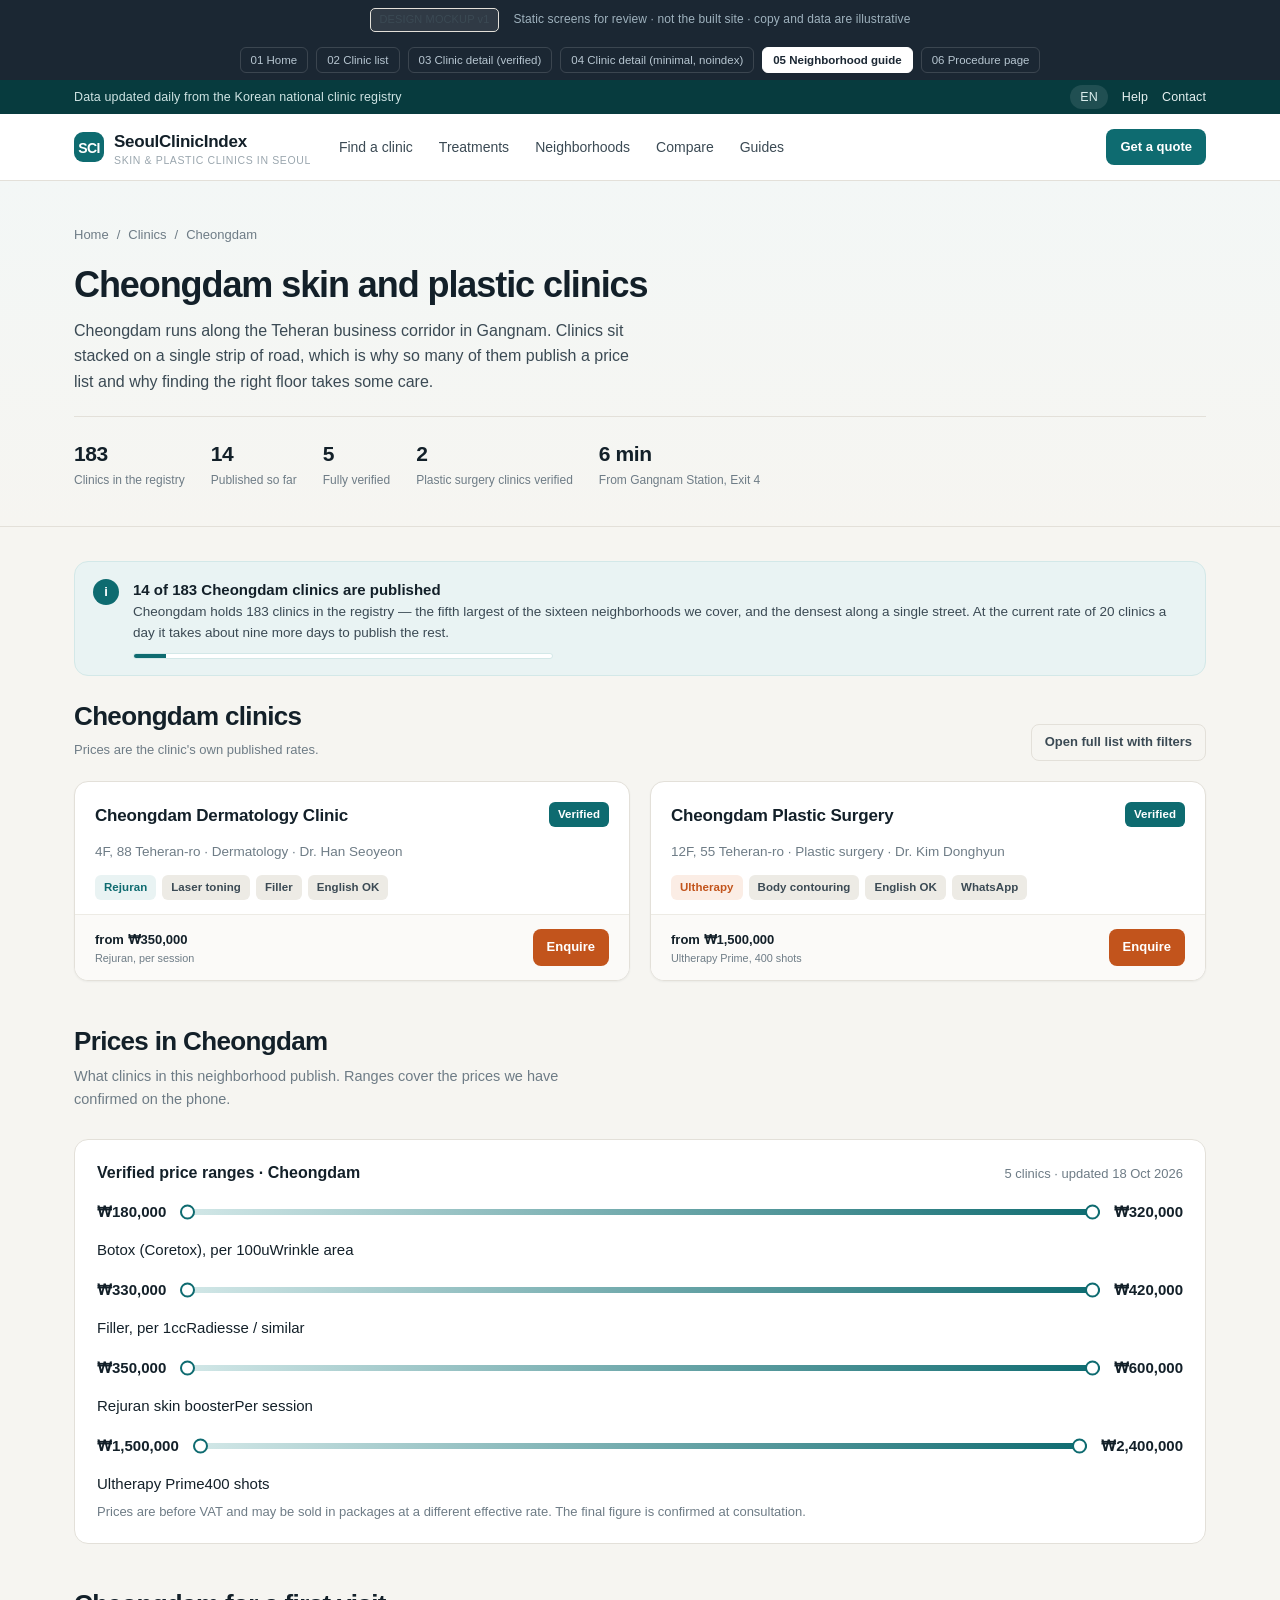
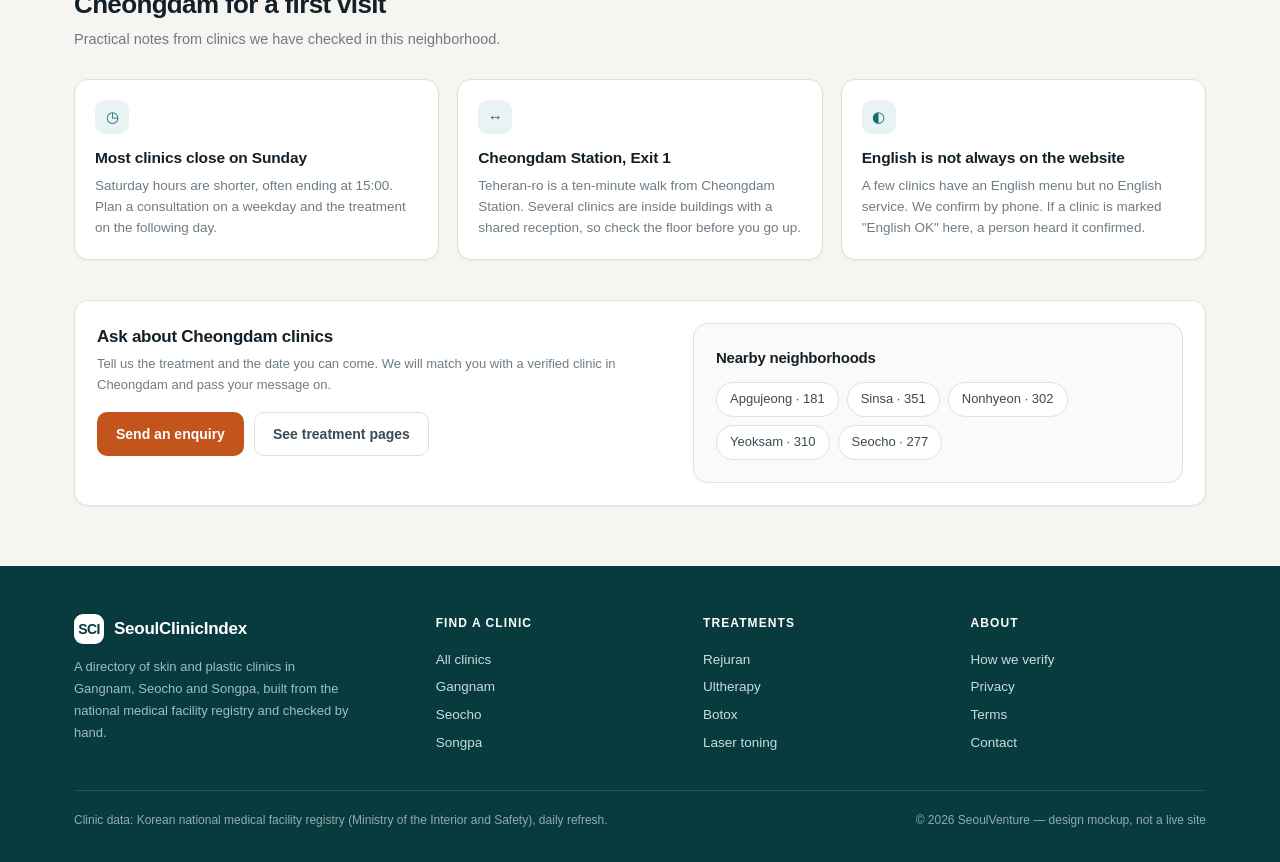
<file: neighborhood.html>
<!DOCTYPE html>
<html lang="en">
<head>
<meta charset="utf-8">
<meta name="viewport" content="width=device-width, initial-scale=1">
<title>Cheongdam clinics — SeoulClinicIndex (Design mockup)</title>
<link rel="stylesheet" href="assets/base.css">
</head>
<body>

<div class="mock-banner">
  <span class="pill">DESIGN MOCKUP v1</span>
  <span>Static screens for review · not the built site · copy and data are illustrative</span>
</div>
<div class="mock-nav">
  <a href="index.html">01 Home</a>
  <a href="clinics.html">02 Clinic list</a>
  <a href="clinic-detail.html">03 Clinic detail (verified)</a>
  <a href="clinic-detail-minimal.html">04 Clinic detail (minimal, noindex)</a>
  <a href="neighborhood.html" class="on">05 Neighborhood guide</a>
  <a href="procedure.html">06 Procedure page</a>
</div>

<div class="topbar">
  <div class="wrap">
    <div class="tb-left"><span>Data updated daily from the Korean national clinic registry</span></div>
    <div class="tb-right"><span class="tb-pill">EN</span><a href="#">Help</a><a href="#">Contact</a></div>
  </div>
</div>

<header class="nav">
  <div class="wrap">
    <a class="logo" href="index.html"><span class="mark"><span>SCI</span></span><span>SeoulClinicIndex<small>Skin &amp; Plastic Clinics in Seoul</small></span></a>
    <nav class="nav-links">
      <a href="clinics.html">Find a clinic</a>
      <a href="procedure.html">Treatments</a>
      <a href="neighborhood.html">Neighborhoods</a>
      <a href="#">Compare</a><a href="#">Guides</a>
    </nav>
    <div class="nav-right">
      <a class="btn btn-primary btn-sm" href="#consult">Get a quote</a>
    </div>
  </div>
</header>

<div class="nb-hero">
  <div class="wrap">
    <nav class="crumb" style="padding-top:0"><a href="index.html">Home</a> / <a href="clinics.html">Clinics</a> / <span>Cheongdam</span></nav>
    <h1 style="margin-top:18px">Cheongdam skin and plastic clinics</h1>
    <p class="nb-sub">Cheongdam runs along the Teheran business corridor in Gangnam. Clinics sit stacked on a single strip of road, which is why so many of them publish a price list and why finding the right floor takes some care.</p>
    <div class="nb-facts">
      <div class="nb-fact"><div class="nf-v num">183</div><div class="nf-k">Clinics in the registry</div></div>
      <div class="nb-fact"><div class="nf-v num">14</div><div class="nf-k">Published so far</div></div>
      <div class="nb-fact"><div class="nf-v num">5</div><div class="nf-k">Fully verified</div></div>
      <div class="nb-fact"><div class="nf-v num">2</div><div class="nf-k">Plastic surgery clinics verified</div></div>
      <div class="nb-fact"><div class="nf-v num">6 min</div><div class="nf-k">From Gangnam Station, Exit 4</div></div>
    </div>
  </div>
</div>

<section class="tight" style="padding-top:34px">
  <div class="wrap">
    <div class="notice" style="margin-bottom:24px">
      <div class="n-ic">i</div>
      <div style="flex:1">
        <b>14 of 183 Cheongdam clinics are published</b>
        <p>Cheongdam holds 183 clinics in the registry — the fifth largest of the sixteen neighborhoods we cover, and the densest along a single street. At the current rate of 20 clinics a day it takes about nine more days to publish the rest.</p>
        <div class="n-track"><i style="width:7.6%"></i></div>
      </div>
    </div>

    <div class="row-between" style="margin-bottom:20px;align-items:flex-end">
      <div>
        <h2 class="h2">Cheongdam clinics</h2>
        <p class="muted small">Prices are the clinic's own published rates.</p>
      </div>
      <a class="btn btn-ghost btn-sm" href="clinics.html">Open full list with filters</a>
    </div>

    <div class="grid-2">
      <article class="card" style="padding:0;overflow:hidden">
        <div style="padding:20px 20px 0">
          <div class="card-top">
            <h4 style="font-size:17px">Cheongdam Dermatology Clinic</h4>
            <span class="tag solid">Verified</span>
          </div>
          <p class="small muted" style="margin-bottom:12px">4F, 88 Teheran-ro · Dermatology · Dr. Han Seoyeon</p>
          <div class="tag-row" style="margin-bottom:14px">
            <span class="tag brand">Rejuran</span><span class="tag">Laser toning</span><span class="tag">Filler</span><span class="tag">English OK</span>
          </div>
        </div>
        <div class="card-foot" style="margin:0;padding:14px 20px;background:#FBFAF8">
          <span class="price">from ₩350,000<small>Rejuran, per session</small></span>
          <a class="btn btn-accent btn-sm" href="clinic-detail.html">Enquire</a>
        </div>
      </article>

      <article class="card" style="padding:0;overflow:hidden">
        <div style="padding:20px 20px 0">
          <div class="card-top">
            <h4 style="font-size:17px">Cheongdam Plastic Surgery</h4>
            <span class="tag solid">Verified</span>
          </div>
          <p class="small muted" style="margin-bottom:12px">12F, 55 Teheran-ro · Plastic surgery · Dr. Kim Donghyun</p>
          <div class="tag-row" style="margin-bottom:14px">
            <span class="tag warm">Ultherapy</span><span class="tag">Body contouring</span><span class="tag">English OK</span><span class="tag">WhatsApp</span>
          </div>
        </div>
        <div class="card-foot" style="margin:0;padding:14px 20px;background:#FBFAF8">
          <span class="price">from ₩1,500,000<small>Ultherapy Prime, 400 shots</small></span>
          <a class="btn btn-accent btn-sm" href="clinic-detail.html">Enquire</a>
        </div>
      </article>
    </div>

    <div class="sec-head" style="margin-top:44px">
      <div>
        <h2 class="h2">Prices in Cheongdam</h2>
        <p>What clinics in this neighborhood publish. Ranges cover the prices we have confirmed on the phone.</p>
      </div>
    </div>

    <div class="price-bar">
      <div class="pb-head">
        <h3>Verified price ranges · Cheongdam</h3>
        <span class="small muted">5 clinics · updated 18 Oct 2026</span>
      </div>
      <div class="stack">
        <div>
          <div class="price-range"><span class="pr-end num">₩180,000</span><span class="pr-line"></span><span class="pr-end num">₩320,000</span></div>
          <div class="pr-scale"><span>Botox (Coretox), per 100u</span><span>Wrinkle area</span></div>
        </div>
        <div>
          <div class="price-range"><span class="pr-end num">₩330,000</span><span class="pr-line"></span><span class="pr-end num">₩420,000</span></div>
          <div class="pr-scale"><span>Filler, per 1cc</span><span>Radiesse / similar</span></div>
        </div>
        <div>
          <div class="price-range"><span class="pr-end num">₩350,000</span><span class="pr-line"></span><span class="pr-end num">₩600,000</span></div>
          <div class="pr-scale"><span>Rejuran skin booster</span><span>Per session</span></div>
        </div>
        <div>
          <div class="price-range"><span class="pr-end num">₩1,500,000</span><span class="pr-line"></span><span class="pr-end num">₩2,400,000</span></div>
          <div class="pr-scale"><span>Ultherapy Prime</span><span>400 shots</span></div>
        </div>
      </div>
      <p class="small muted" style="margin-top:6px">Prices are before VAT and may be sold in packages at a different effective rate. The final figure is confirmed at consultation.</p>
    </div>

    <div class="sec-head" style="margin-top:44px">
      <div>
        <h2 class="h2">Cheongdam for a first visit</h2>
        <p>Practical notes from clinics we have checked in this neighborhood.</p>
      </div>
    </div>

    <div class="grid-3">
      <div class="card">
        <div class="icon-badge">◷</div>
        <h4 style="margin-top:12px">Most clinics close on Sunday</h4>
        <p>Saturday hours are shorter, often ending at 15:00. Plan a consultation on a weekday and the treatment on the following day.</p>
      </div>
      <div class="card">
        <div class="icon-badge">↔</div>
        <h4 style="margin-top:12px">Cheongdam Station, Exit 1</h4>
        <p>Teheran-ro is a ten-minute walk from Cheongdam Station. Several clinics are inside buildings with a shared reception, so check the floor before you go up.</p>
      </div>
      <div class="card">
        <div class="icon-badge">◐</div>
        <h4 style="margin-top:12px">English is not always on the website</h4>
        <p>A few clinics have an English menu but no English service. We confirm by phone. If a clinic is marked "English OK" here, a person heard it confirmed.</p>
      </div>
    </div>

    <div class="panel" style="margin-top:40px">
      <div class="row-between" style="align-items:flex-start;gap:36px">
        <div style="max-width:560px">
          <h3>Ask about Cheongdam clinics</h3>
          <p class="p-sub" style="margin-bottom:16px">Tell us the treatment and the date you can come. We will match you with a verified clinic in Cheongdam and pass your message on.</p>
          <div class="row" style="gap:10px;flex-wrap:wrap">
            <a class="btn btn-accent" href="#consult">Send an enquiry</a>
            <a class="btn btn-ghost" href="procedure.html">See treatment pages</a>
          </div>
        </div>
        <div style="flex:1;min-width:300px">
          <div class="panel" style="margin:0;background:#FBFAF8;box-shadow:none">
            <h3 style="font-size:15px">Nearby neighborhoods</h3>
            <div class="pill-list" style="margin-top:12px">
              <a class="pill" href="neighborhood.html">Apgujeong · 181</a>
              <a class="pill" href="neighborhood.html">Sinsa · 351</a>
              <a class="pill" href="neighborhood.html">Nonhyeon · 302</a>
              <a class="pill" href="neighborhood.html">Yeoksam · 310</a>
              <a class="pill" href="neighborhood.html">Seocho · 277</a>
            </div>
          </div>
        </div>
      </div>
    </div>
  </div>
</section>

<footer>
  <div class="wrap">
    <div class="f-grid">
      <div class="f-brand">
        <div class="logo"><span class="mark"><span>SCI</span></span><span>SeoulClinicIndex</span></div>
        <p>A directory of skin and plastic clinics in Gangnam, Seocho and Songpa, built from the national medical facility registry and checked by hand.</p>
      </div>
      <div><h6>Find a clinic</h6><a href="clinics.html">All clinics</a><a href="#">Gangnam</a><a href="#">Seocho</a><a href="#">Songpa</a></div>
      <div><h6>Treatments</h6><a href="procedure.html">Rejuran</a><a href="#">Ultherapy</a><a href="#">Botox</a><a href="#">Laser toning</a></div>
      <div><h6>About</h6><a href="#">How we verify</a><a href="#">Privacy</a><a href="#">Terms</a><a href="#">Contact</a></div>
    </div>
    <div class="f-bottom">
      <span>Clinic data: Korean national medical facility registry (Ministry of the Interior and Safety), daily refresh.</span>
      <span>© 2026 SeoulVenture — design mockup, not a live site</span>
    </div>
  </div>
</footer>

</body>
</html>
</file>
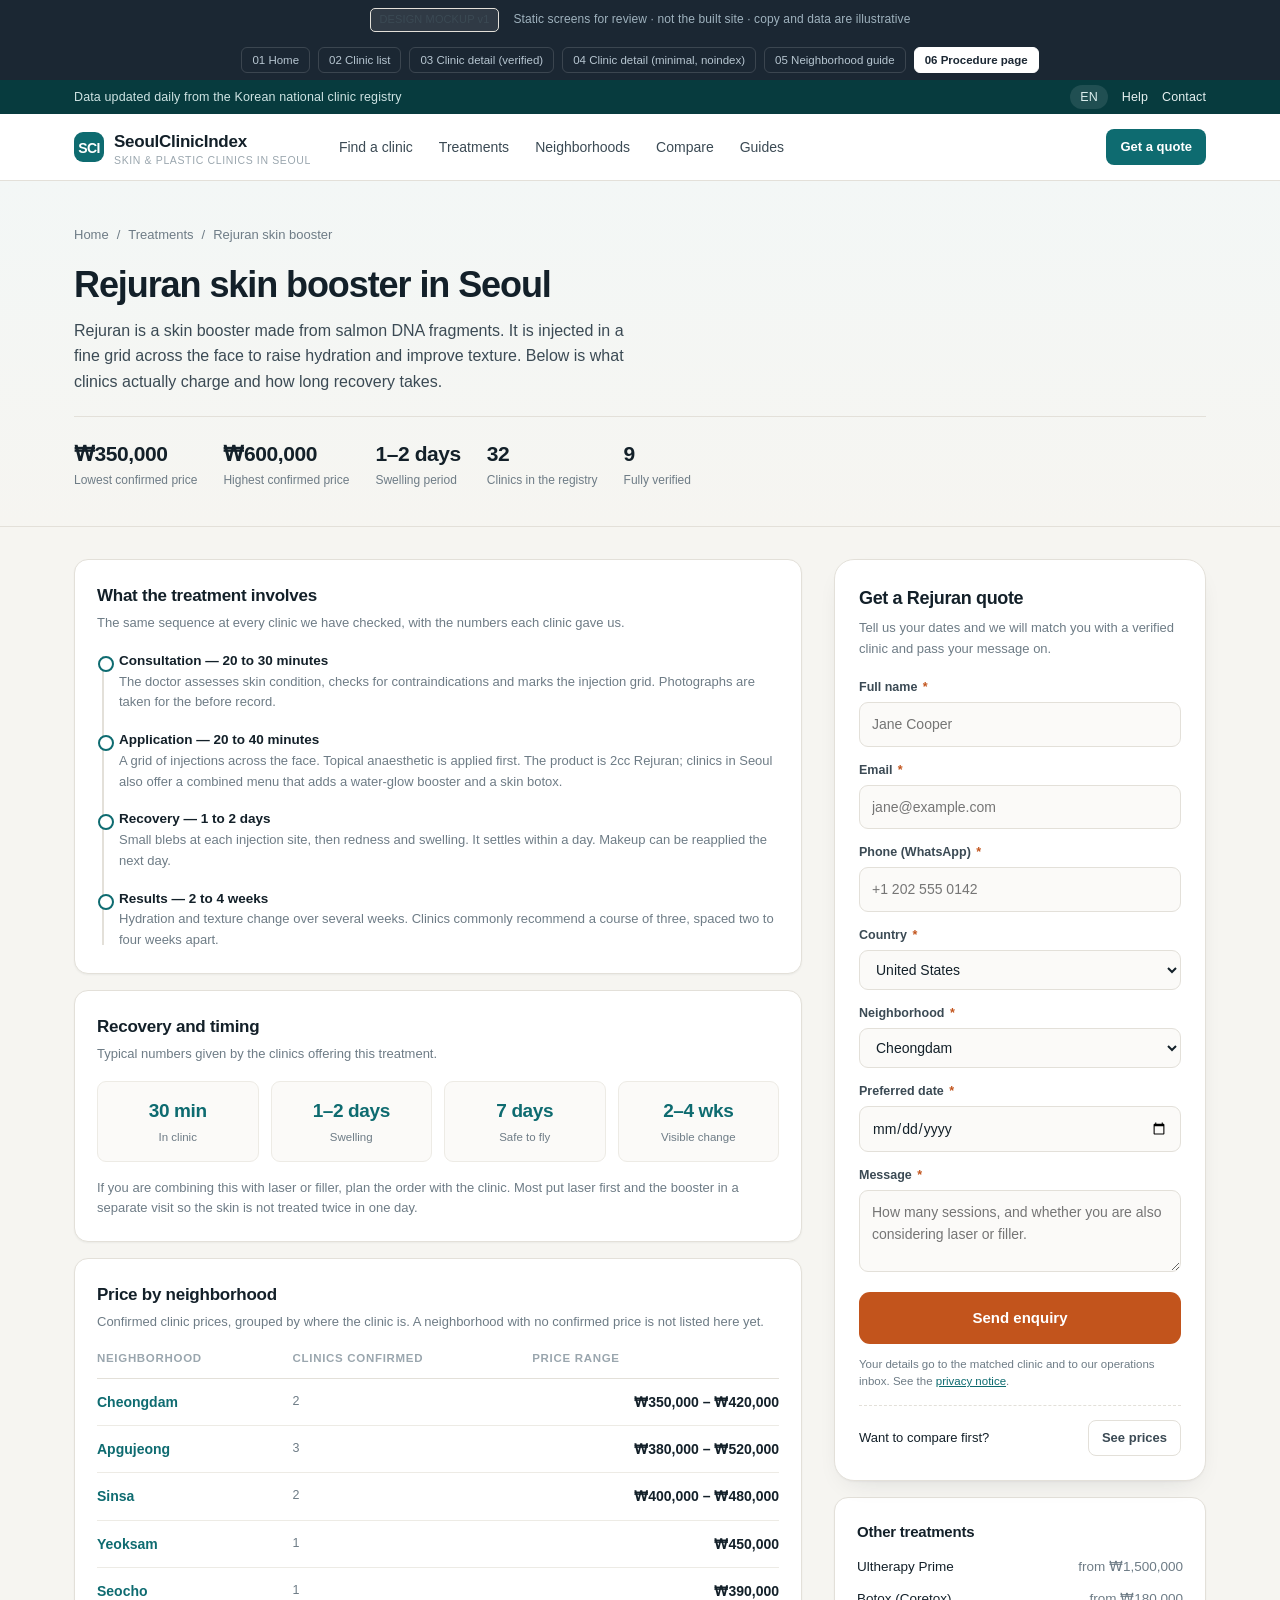
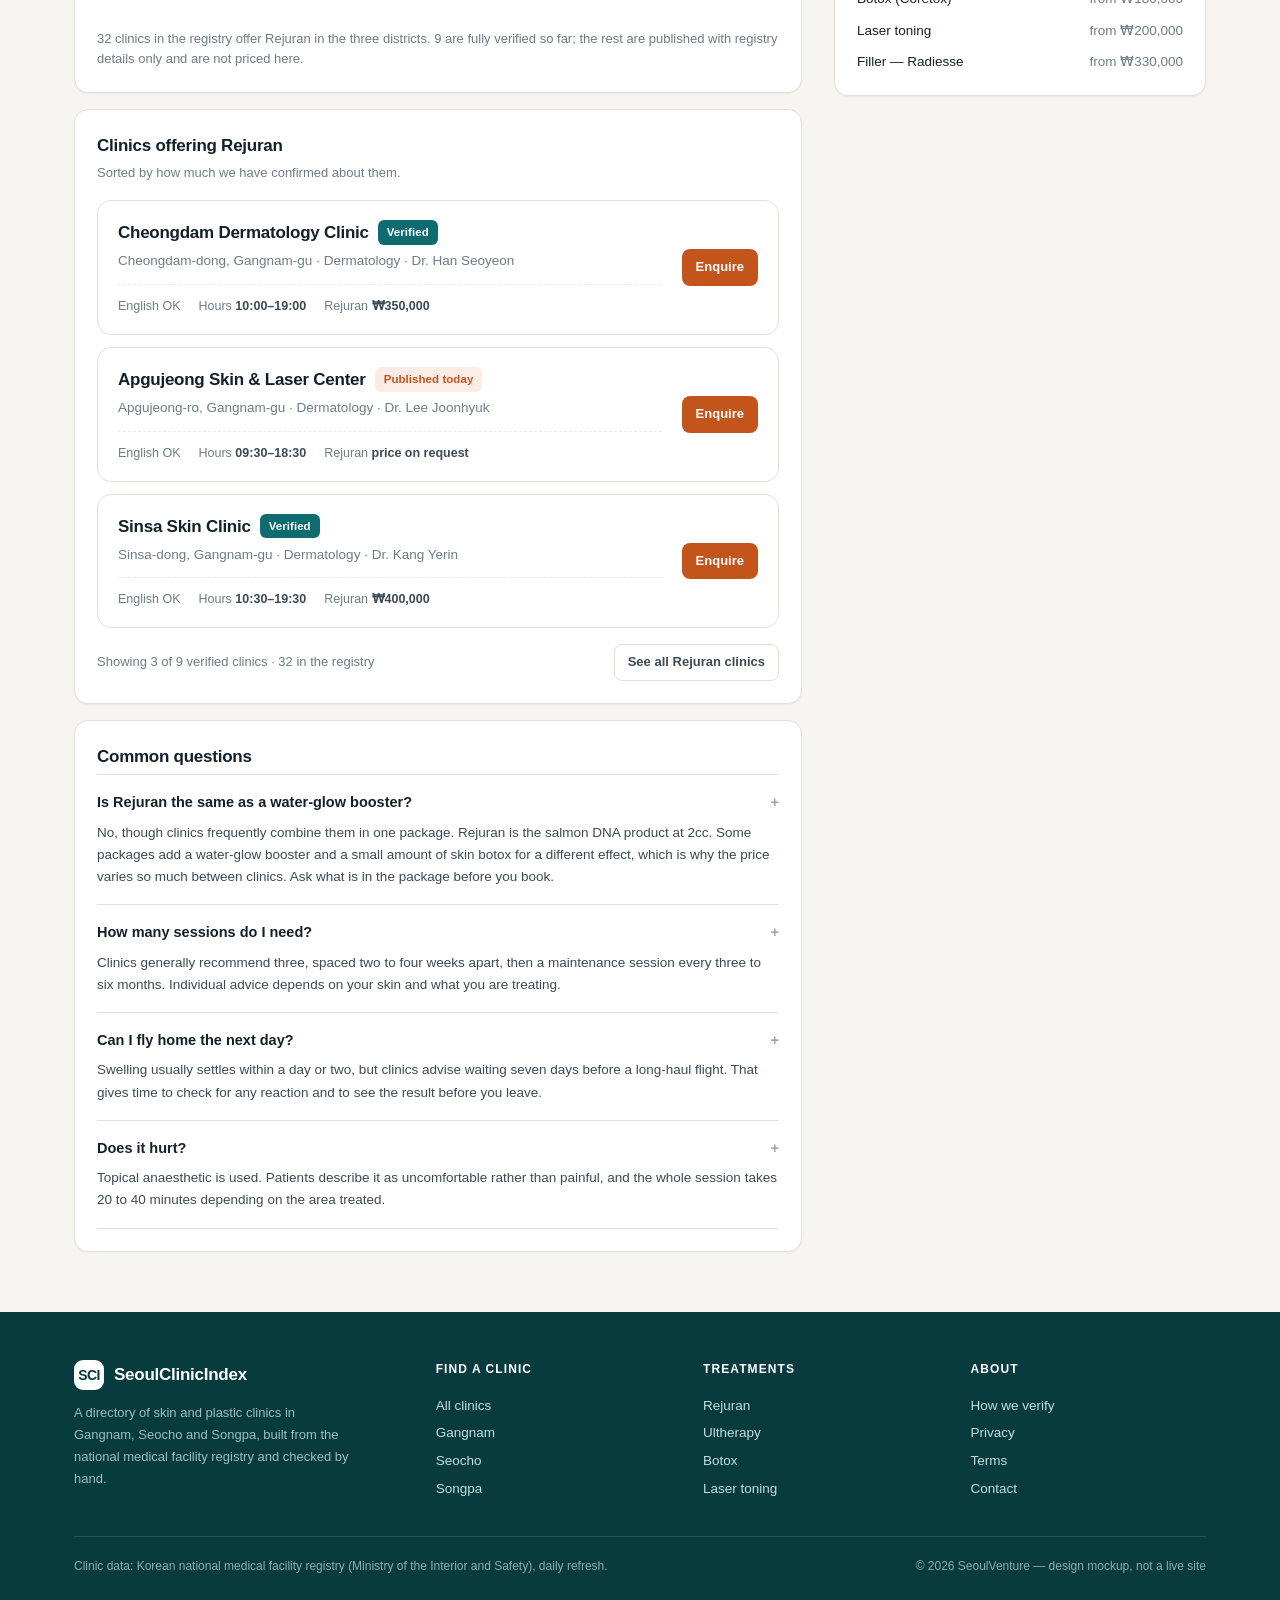
<file: procedure.html>
<!DOCTYPE html>
<html lang="en">
<head>
<meta charset="utf-8">
<meta name="viewport" content="width=device-width, initial-scale=1">
<title>Rejuran skin booster in Seoul — SeoulClinicIndex (Design mockup)</title>
<link rel="stylesheet" href="assets/base.css">
</head>
<body>

<div class="mock-banner">
  <span class="pill">DESIGN MOCKUP v1</span>
  <span>Static screens for review · not the built site · copy and data are illustrative</span>
</div>
<div class="mock-nav">
  <a href="index.html">01 Home</a>
  <a href="clinics.html">02 Clinic list</a>
  <a href="clinic-detail.html">03 Clinic detail (verified)</a>
  <a href="clinic-detail-minimal.html">04 Clinic detail (minimal, noindex)</a>
  <a href="neighborhood.html">05 Neighborhood guide</a>
  <a href="procedure.html" class="on">06 Procedure page</a>
</div>

<div class="topbar">
  <div class="wrap">
    <div class="tb-left"><span>Data updated daily from the Korean national clinic registry</span></div>
    <div class="tb-right"><span class="tb-pill">EN</span><a href="#">Help</a><a href="#">Contact</a></div>
  </div>
</div>

<header class="nav">
  <div class="wrap">
    <a class="logo" href="index.html"><span class="mark"><span>SCI</span></span><span>SeoulClinicIndex<small>Skin &amp; Plastic Clinics in Seoul</small></span></a>
    <nav class="nav-links">
      <a href="clinics.html">Find a clinic</a>
      <a href="procedure.html">Treatments</a>
      <a href="neighborhood.html">Neighborhoods</a>
      <a href="#">Compare</a><a href="#">Guides</a>
    </nav>
    <div class="nav-right">
      <a class="btn btn-primary btn-sm" href="#consult">Get a quote</a>
    </div>
  </div>
</header>

<div class="nb-hero">
  <div class="wrap">
    <nav class="crumb" style="padding-top:0"><a href="index.html">Home</a> / <a href="#">Treatments</a> / <span>Rejuran skin booster</span></nav>
    <h1 style="margin-top:18px">Rejuran skin booster in Seoul</h1>
    <p class="nb-sub">Rejuran is a skin booster made from salmon DNA fragments. It is injected in a fine grid across the face to raise hydration and improve texture. Below is what clinics actually charge and how long recovery takes.</p>
    <div class="nb-facts">
      <div class="nb-fact"><div class="nf-v num">₩350,000</div><div class="nf-k">Lowest confirmed price</div></div>
      <div class="nb-fact"><div class="nf-v num">₩600,000</div><div class="nf-k">Highest confirmed price</div></div>
      <div class="nb-fact"><div class="nf-v num">1–2 days</div><div class="nf-k">Swelling period</div></div>
      <div class="nb-fact"><div class="nf-v num">32</div><div class="nf-k">Clinics in the registry</div></div>
      <div class="nb-fact"><div class="nf-v num">9</div><div class="nf-k">Fully verified</div></div>
    </div>
  </div>
</div>

<section class="tight" style="padding-top:32px">
  <div class="wrap">
    <div class="detail-grid">
      <main>
        <div class="panel" style="margin-bottom:16px">
          <h3>What the treatment involves</h3>
          <p class="p-sub">The same sequence at every clinic we have checked, with the numbers each clinic gave us.</p>
          <div class="timeline">
            <div class="tl-item"><div class="tl-t">Consultation — 20 to 30 minutes</div><div class="tl-d">The doctor assesses skin condition, checks for contraindications and marks the injection grid. Photographs are taken for the before record.</div></div>
            <div class="tl-item"><div class="tl-t">Application — 20 to 40 minutes</div><div class="tl-d">A grid of injections across the face. Topical anaesthetic is applied first. The product is 2cc Rejuran; clinics in Seoul also offer a combined menu that adds a water-glow booster and a skin botox.</div></div>
            <div class="tl-item"><div class="tl-t">Recovery — 1 to 2 days</div><div class="tl-d">Small blebs at each injection site, then redness and swelling. It settles within a day. Makeup can be reapplied the next day.</div></div>
            <div class="tl-item"><div class="tl-t">Results — 2 to 4 weeks</div><div class="tl-d">Hydration and texture change over several weeks. Clinics commonly recommend a course of three, spaced two to four weeks apart.</div></div>
          </div>
        </div>

        <div class="panel">
          <h3>Recovery and timing</h3>
          <p class="p-sub">Typical numbers given by the clinics offering this treatment.</p>
          <div class="recovery-grid">
            <div class="rec-card"><div class="rc-v num">30 min</div><div class="rc-k">In clinic</div></div>
            <div class="rec-card"><div class="rc-v num">1–2 days</div><div class="rc-k">Swelling</div></div>
            <div class="rec-card"><div class="rc-v num">7 days</div><div class="rc-k">Safe to fly</div></div>
            <div class="rec-card"><div class="rc-v num">2–4 wks</div><div class="rc-k">Visible change</div></div>
          </div>
          <p class="small muted" style="margin-top:16px">If you are combining this with laser or filler, plan the order with the clinic. Most put laser first and the booster in a separate visit so the skin is not treated twice in one day.</p>
        </div>

        <div class="panel">
          <h3>Price by neighborhood</h3>
          <p class="p-sub">Confirmed clinic prices, grouped by where the clinic is. A neighborhood with no confirmed price is not listed here yet.</p>
          <table class="proc-table">
            <thead><tr><th>Neighborhood</th><th>Clinics confirmed</th><th class="r">Price range</th></tr></thead>
            <tbody>
              <tr><td><a href="neighborhood.html" style="color:var(--brand);font-weight:600">Cheongdam</a></td><td class="pmeta">2</td><td class="pprice num">₩350,000 – ₩420,000</td></tr>
              <tr><td><a href="neighborhood.html" style="color:var(--brand);font-weight:600">Apgujeong</a></td><td class="pmeta">3</td><td class="pprice num">₩380,000 – ₩520,000</td></tr>
              <tr><td><a href="neighborhood.html" style="color:var(--brand);font-weight:600">Sinsa</a></td><td class="pmeta">2</td><td class="pprice num">₩400,000 – ₩480,000</td></tr>
              <tr><td><a href="neighborhood.html" style="color:var(--brand);font-weight:600">Yeoksam</a></td><td class="pmeta">1</td><td class="pprice num">₩450,000</td></tr>
              <tr><td><a href="neighborhood.html" style="color:var(--brand);font-weight:600">Seocho</a></td><td class="pmeta">1</td><td class="pprice num">₩390,000</td></tr>
            </tbody>
          </table>
          <p class="small muted" style="margin-top:14px">32 clinics in the registry offer Rejuran in the three districts. 9 are fully verified so far; the rest are published with registry details only and are not priced here.</p>
        </div>

        <div class="panel">
          <h3>Clinics offering Rejuran</h3>
          <p class="p-sub">Sorted by how much we have confirmed about them.</p>

          <article class="clinic-row" style="box-shadow:none;margin-bottom:12px">
            <div class="cr-main">
              <h3>Cheongdam Dermatology Clinic <span class="tag solid">Verified</span></h3>
              <p class="cr-addr">Cheongdam-dong, Gangnam-gu · Dermatology · Dr. Han Seoyeon</p>
              <div class="cr-foot"><span>English OK</span><span>Hours <b>10:00–19:00</b></span><span>Rejuran <b>₩350,000</b></span></div>
            </div>
            <div class="cr-right">
              <a class="btn btn-accent btn-sm" href="clinic-detail.html">Enquire</a>
            </div>
          </article>

          <article class="clinic-row" style="box-shadow:none;margin-bottom:12px">
            <div class="cr-main">
              <h3>Apgujeong Skin &amp; Laser Center <span class="tag warm">Published today</span></h3>
              <p class="cr-addr">Apgujeong-ro, Gangnam-gu · Dermatology · Dr. Lee Joonhyuk</p>
              <div class="cr-foot"><span>English OK</span><span>Hours <b>09:30–18:30</b></span><span>Rejuran <b>price on request</b></span></div>
            </div>
            <div class="cr-right">
              <a class="btn btn-accent btn-sm" href="clinic-detail.html">Enquire</a>
            </div>
          </article>

          <article class="clinic-row" style="box-shadow:none;margin-bottom:0">
            <div class="cr-main">
              <h3>Sinsa Skin Clinic <span class="tag solid">Verified</span></h3>
              <p class="cr-addr">Sinsa-dong, Gangnam-gu · Dermatology · Dr. Kang Yerin</p>
              <div class="cr-foot"><span>English OK</span><span>Hours <b>10:30–19:30</b></span><span>Rejuran <b>₩400,000</b></span></div>
            </div>
            <div class="cr-right">
              <a class="btn btn-accent btn-sm" href="clinic-detail.html">Enquire</a>
            </div>
          </article>

          <div class="row-between" style="margin-top:16px">
            <span class="small muted">Showing 3 of 9 verified clinics · 32 in the registry</span>
            <a class="btn btn-ghost btn-sm" href="clinics.html">See all Rejuran clinics</a>
          </div>
        </div>

        <div class="panel">
          <h3>Common questions</h3>
          <div class="faq">
            <div class="faq-item"><div class="q">Is Rejuran the same as a water-glow booster?<i>+</i></div><div class="a">No, though clinics frequently combine them in one package. Rejuran is the salmon DNA product at 2cc. Some packages add a water-glow booster and a small amount of skin botox for a different effect, which is why the price varies so much between clinics. Ask what is in the package before you book.</div></div>
            <div class="faq-item"><div class="q">How many sessions do I need?<i>+</i></div><div class="a">Clinics generally recommend three, spaced two to four weeks apart, then a maintenance session every three to six months. Individual advice depends on your skin and what you are treating.</div></div>
            <div class="faq-item"><div class="q">Can I fly home the next day?<i>+</i></div><div class="a">Swelling usually settles within a day or two, but clinics advise waiting seven days before a long-haul flight. That gives time to check for any reaction and to see the result before you leave.</div></div>
            <div class="faq-item"><div class="q">Does it hurt?<i>+</i></div><div class="a">Topical anaesthetic is used. Patients describe it as uncomfortable rather than painful, and the whole session takes 20 to 40 minutes depending on the area treated.</div></div>
          </div>
        </div>
      </main>

      <aside>
        <div class="leadbox" id="consult">
          <h3>Get a Rejuran quote</h3>
          <p class="lb-sub">Tell us your dates and we will match you with a verified clinic and pass your message on.</p>
          <div class="field">
            <label>Full name <span class="req">*</span></label>
            <input type="text" placeholder="Jane Cooper">
          </div>
          <div class="field">
            <label>Email <span class="req">*</span></label>
            <input type="email" placeholder="jane@example.com">
          </div>
          <div class="field">
            <label>Phone (WhatsApp) <span class="req">*</span></label>
            <input type="tel" placeholder="+1 202 555 0142">
          </div>
          <div class="field">
            <label>Country <span class="req">*</span></label>
            <select><option>United States</option><option>France</option><option>Singapore</option><option>Australia</option></select>
          </div>
          <div class="field">
            <label>Neighborhood <span class="req">*</span></label>
            <select><option>Cheongdam</option><option>Apgujeong</option><option>Sinsa</option><option>Yeoksam</option><option>Seocho</option></select>
          </div>
          <div class="field">
            <label>Preferred date <span class="req">*</span></label>
            <input type="date">
          </div>
          <div class="field">
            <label>Message <span class="req">*</span></label>
            <textarea placeholder="How many sessions, and whether you are also considering laser or filler."></textarea>
          </div>
          <button class="btn btn-accent btn-block btn-lg">Send enquiry</button>
          <p class="lb-foot">Your details go to the matched clinic and to our operations inbox. See the <a href="#">privacy notice</a>.</p>
          <div class="lb-alt"><span>Want to compare first?</span><a class="btn btn-ghost btn-sm" href="#">See prices</a></div>
        </div>

        <div class="panel" style="margin-top:16px">
          <h3 style="font-size:15px">Other treatments</h3>
          <div class="stack-sm" style="margin-top:12px">
            <a class="row-between" href="#" style="font-size:13.5px"><span>Ultherapy Prime</span><span class="muted">from ₩1,500,000</span></a>
            <a class="row-between" href="#" style="font-size:13.5px"><span>Botox (Coretox)</span><span class="muted">from ₩180,000</span></a>
            <a class="row-between" href="#" style="font-size:13.5px"><span>Laser toning</span><span class="muted">from ₩200,000</span></a>
            <a class="row-between" href="#" style="font-size:13.5px"><span>Filler — Radiesse</span><span class="muted">from ₩330,000</span></a>
          </div>
        </div>
      </aside>
    </div>
  </div>
</section>

<footer>
  <div class="wrap">
    <div class="f-grid">
      <div class="f-brand">
        <div class="logo"><span class="mark"><span>SCI</span></span><span>SeoulClinicIndex</span></div>
        <p>A directory of skin and plastic clinics in Gangnam, Seocho and Songpa, built from the national medical facility registry and checked by hand.</p>
      </div>
      <div><h6>Find a clinic</h6><a href="clinics.html">All clinics</a><a href="#">Gangnam</a><a href="#">Seocho</a><a href="#">Songpa</a></div>
      <div><h6>Treatments</h6><a href="procedure.html">Rejuran</a><a href="#">Ultherapy</a><a href="#">Botox</a><a href="#">Laser toning</a></div>
      <div><h6>About</h6><a href="#">How we verify</a><a href="#">Privacy</a><a href="#">Terms</a><a href="#">Contact</a></div>
    </div>
    <div class="f-bottom">
      <span>Clinic data: Korean national medical facility registry (Ministry of the Interior and Safety), daily refresh.</span>
      <span>© 2026 SeoulVenture — design mockup, not a live site</span>
    </div>
  </div>
</footer>

</body>
</html>
</file>
<file: assets/base.css>
/* ==========================================================================
   SeoulClinicIndex — Design mockup v1 (시안 v1)
   Concept: "Clinical Calm" — warm paper ground, deep teal system, one accent.
   ========================================================================== */

:root{
  --ink:#132029;
  --ink-2:#3B4A54;
  --muted:#6E7C86;
  --faint:#9AA6AE;

  --brand:#0E6B70;
  --brand-700:#0A5357;
  --brand-900:#073B3E;
  --brand-050:#E9F3F3;
  --brand-100:#D3E8E8;

  --accent:#C2541C;
  --accent-050:#FBEDE5;

  --canvas:#F6F5F1;
  --surface:#FFFFFF;
  --line:#E3E0D9;
  --line-2:#EDEBE5;

  --r:14px;
  --r-sm:9px;
  --r-lg:20px;

  --sh-1:0 1px 2px rgba(19,32,41,.05);
  --sh-2:0 1px 2px rgba(19,32,41,.04), 0 10px 28px -14px rgba(19,32,41,.16);
  --sh-3:0 2px 4px rgba(19,32,41,.05), 0 22px 48px -18px rgba(19,32,41,.22);

  --maxw:1180px;
  --sans:"Inter","Pretendard",-apple-system,BlinkMacSystemFont,"Segoe UI",Roboto,"Helvetica Neue",Arial,sans-serif;
}

*{box-sizing:border-box;margin:0;padding:0}
html{-webkit-font-smoothing:antialiased;text-rendering:optimizeLegibility}
body{
  font-family:var(--sans);
  background:var(--canvas);
  color:var(--ink);
  font-size:15px;
  line-height:1.6;
  font-feature-settings:"tnum" 0;
}
img,svg{display:block;max-width:100%}
a{color:inherit;text-decoration:none}
button,input,select,textarea{font:inherit;color:inherit}

.wrap{max-width:var(--maxw);margin:0 auto;padding:0 24px}
.num{font-variant-numeric:tabular-nums;font-feature-settings:"tnum" 1}

/* ---------- utility bar ---------- */
.topbar{
  background:var(--brand-900);color:#CFE4E4;font-size:12.5px;
  letter-spacing:.01em;
}
.topbar .wrap{display:flex;align-items:center;justify-content:space-between;height:34px}
.topbar a{color:#E7F2F2}
.topbar .tb-left{display:flex;gap:18px;align-items:center}
.topbar .tb-right{display:flex;gap:14px;align-items:center}
.tb-pill{
  background:rgba(255,255,255,.1);border-radius:20px;padding:2px 10px;
  color:#DCEEEE;
}

/* ---------- nav ---------- */
.nav{background:var(--surface);border-bottom:1px solid var(--line);position:sticky;top:0;z-index:50}
.nav .wrap{display:flex;align-items:center;gap:28px;height:66px}
.logo{display:flex;align-items:center;gap:10px;font-weight:700;letter-spacing:-.015em;font-size:17px}
.logo .mark{
  width:30px;height:30px;border-radius:9px;background:var(--brand);
  display:grid;place-items:center;color:#fff;font-size:14px;font-weight:800;
  letter-spacing:-.04em;
}
.logo .mark span{transform:translateY(.5px)}
.logo small{display:block;font-size:10.5px;font-weight:500;color:var(--faint);letter-spacing:.06em;text-transform:uppercase;line-height:1}
.nav-links{display:flex;gap:26px;font-size:14px;color:var(--ink-2);font-weight:500}
.nav-links a:hover{color:var(--brand)}
.nav-right{margin-left:auto;display:flex;align-items:center;gap:12px}
.lang-switch{display:flex;border:1px solid var(--line);border-radius:8px;overflow:hidden;font-size:12.5px}
.lang-switch span{padding:5px 10px;color:var(--muted)}
.lang-switch .on{background:var(--brand-050);color:var(--brand);font-weight:600}

/* ---------- buttons ---------- */
.btn{
  display:inline-flex;align-items:center;justify-content:center;gap:8px;
  padding:10px 18px;border-radius:10px;font-size:14px;font-weight:600;
  border:1px solid transparent;cursor:pointer;white-space:nowrap;
  transition:background .15s ease,border-color .15s ease,color .15s ease;
}
.btn-primary{background:var(--brand);color:#fff}
.btn-primary:hover{background:var(--brand-700)}
.btn-accent{background:var(--accent);color:#fff}
.btn-accent:hover{background:#A64716}
.btn-ghost{background:transparent;border-color:var(--line);color:var(--ink-2)}
.btn-ghost:hover{border-color:var(--brand);color:var(--brand);background:var(--brand-050)}
.btn-light{background:#fff;color:var(--brand)}
.btn-light:hover{background:var(--brand-050)}
.btn-lg{padding:13px 24px;font-size:15px;border-radius:11px}
.btn-block{width:100%}
.btn-sm{padding:7px 13px;font-size:13px;border-radius:8px}

/* ---------- hero ---------- */
.hero{
  background:
    radial-gradient(120% 90% at 88% -10%, #E4F0EF 0%, rgba(228,240,239,0) 58%),
    linear-gradient(180deg,#FBFAF8 0%, var(--canvas) 100%);
  border-bottom:1px solid var(--line);
  padding:64px 0 56px;
}
.hero-grid{display:grid;grid-template-columns:1.15fr .85fr;gap:56px;align-items:center}
.eyebrow{
  display:inline-flex;align-items:center;gap:8px;font-size:12.5px;font-weight:600;
  color:var(--brand);background:var(--brand-050);border:1px solid var(--brand-100);
  padding:5px 12px;border-radius:20px;margin-bottom:20px;
}
.eyebrow .dot{width:6px;height:6px;border-radius:50%;background:var(--brand)}
h1{font-size:44px;line-height:1.16;letter-spacing:-.03em;font-weight:750;margin-bottom:18px}
h1 em{font-style:normal;color:var(--brand)}
.hero-sub{font-size:17px;color:var(--ink-2);max-width:56ch;margin-bottom:28px}
.hero-note{font-size:12.5px;color:var(--muted);margin-top:14px}

/* search */
.searchbox{
  background:var(--surface);border:1px solid var(--line);border-radius:var(--r-lg);
  box-shadow:var(--sh-2);padding:10px;display:grid;
  grid-template-columns:1.25fr 1fr auto;gap:10px;align-items:stretch;
}
.sb-field{
  display:flex;flex-direction:column;justify-content:center;gap:3px;
  padding:8px 12px;border-radius:10px;background:#FBFAF8;border:1px solid var(--line-2);
}
.sb-field label{font-size:11px;font-weight:600;color:var(--faint);text-transform:uppercase;letter-spacing:.07em}
.sb-field select,.sb-field input{border:0;background:transparent;font-size:14px;font-weight:500;padding:0;outline:none;width:100%}
.sb-field select{appearance:none;cursor:pointer}
.sb-field .ph{color:var(--ink)}
.sb-go{align-self:stretch;padding:0 22px;font-size:15px}

/* hero side card */
.hero-card{
  background:var(--surface);border:1px solid var(--line);border-radius:var(--r-lg);
  box-shadow:var(--sh-2);padding:26px;
}
.hero-card h3{font-size:14px;font-weight:650;letter-spacing:.01em;margin-bottom:4px}
.hero-card .hc-sub{font-size:12.5px;color:var(--muted);margin-bottom:18px}
.hc-bars{display:flex;flex-direction:column;gap:14px}
.hc-bar-row .hc-bar-top{display:flex;justify-content:space-between;font-size:13px;margin-bottom:6px}
.hc-bar-top b{font-weight:650}
.hc-bar-top span{color:var(--muted)}
.bar{height:7px;border-radius:4px;background:var(--line-2);overflow:hidden}
.bar i{display:block;height:100%;border-radius:4px;background:var(--brand)}
.bar.alt i{background:#8FBDBD}
.hc-foot{margin-top:20px;padding-top:16px;border-top:1px dashed var(--line);font-size:12.5px;color:var(--muted)}
.hc-foot b{color:var(--ink-2);font-weight:600}

/* ---------- stat strip ---------- */
.stats{background:var(--surface);border-bottom:1px solid var(--line)}
.stats .wrap{display:grid;grid-template-columns:repeat(4,1fr)}
.stat{padding:24px 24px 22px;border-left:1px solid var(--line-2)}
.stat:first-child{border-left:0}
.stat .v{font-size:30px;font-weight:720;letter-spacing:-.03em;line-height:1.1}
.stat .k{font-size:12.5px;color:var(--muted);margin-top:4px}
.stat .k b{color:var(--brand);font-weight:600}

/* ---------- sections ---------- */
section{padding:64px 0}
section.tight{padding:44px 0}
.sec-head{display:flex;align-items:flex-end;justify-content:space-between;gap:24px;margin-bottom:28px}
.sec-head h2{font-size:26px;letter-spacing:-.025em;font-weight:700;line-height:1.25}
.sec-head p{font-size:14.5px;color:var(--muted);margin-top:6px;max-width:64ch}
.sec-more{font-size:13.5px;font-weight:600;color:var(--brand);white-space:nowrap}
.sec-more:hover{text-decoration:underline}

.h2{font-size:26px;letter-spacing:-.025em;font-weight:700;line-height:1.25;margin-bottom:8px}
.h3{font-size:19px;letter-spacing:-.015em;font-weight:680;margin-bottom:6px}
.lead{font-size:15px;color:var(--ink-2);max-width:70ch}
.muted{color:var(--muted)}
.small{font-size:13px}
.center{text-align:center}

/* ---------- cards ---------- */
.grid-4{display:grid;grid-template-columns:repeat(4,1fr);gap:16px}
.grid-3{display:grid;grid-template-columns:repeat(3,1fr);gap:18px}
.grid-2{display:grid;grid-template-columns:repeat(2,1fr);gap:20px}

.card{
  background:var(--surface);border:1px solid var(--line);border-radius:var(--r);
  padding:20px;box-shadow:var(--sh-1);
}
.card h4{font-size:15.5px;font-weight:650;letter-spacing:-.01em;margin-bottom:5px}
.card p{font-size:13.5px;color:var(--muted);line-height:1.55}
.card:hover{box-shadow:var(--sh-2);border-color:#D6D2C9}
.card .card-top{display:flex;align-items:flex-start;justify-content:space-between;gap:12px;margin-bottom:8px}
.card .card-foot{margin-top:14px;padding-top:13px;border-top:1px solid var(--line-2);font-size:13px;display:flex;justify-content:space-between;align-items:center;gap:10px}
.card .card-foot .price{font-weight:650;color:var(--ink)}
.card .card-foot .price small{font-weight:500;color:var(--muted);display:block;line-height:1.3}

.icon-badge{
  width:34px;height:34px;border-radius:10px;background:var(--brand-050);
  color:var(--brand);display:grid;place-items:center;flex:none;font-size:15px;
}
.icon-badge.alt{background:#F3EFE7;color:#8A6A2F}

.tag{
  display:inline-block;font-size:11.5px;font-weight:600;padding:3px 9px;border-radius:6px;
  background:var(--line-2);color:var(--ink-2);letter-spacing:.005em;
}
.tag.brand{background:var(--brand-050);color:var(--brand)}
.tag.warm{background:var(--accent-050);color:var(--accent)}
.tag.solid{background:var(--brand);color:#fff}
.tag-row{display:flex;flex-wrap:wrap;gap:6px}

/* ---------- notice (순차 공개 배너) ---------- */
.notice{
  display:flex;gap:14px;align-items:flex-start;
  background:var(--brand-050);border:1px solid var(--brand-100);
  border-radius:var(--r);padding:16px 18px;
}
.notice .n-ic{
  width:26px;height:26px;border-radius:50%;background:var(--brand);color:#fff;
  display:grid;place-items:center;font-size:13px;font-weight:700;flex:none;margin-top:1px;
}
.notice b{font-weight:650}
.notice p{font-size:13.5px;color:var(--ink-2);line-height:1.55}
.notice .n-track{margin-top:9px;height:6px;border-radius:4px;background:#fff;border:1px solid var(--brand-100);overflow:hidden;max-width:420px}
.notice .n-track i{display:block;height:100%;background:var(--brand)}
.notice.warm{background:#FCF4EC;border-color:#F0DDCA}
.notice.warm .n-ic{background:var(--accent)}
.notice.warm .n-track{border-color:#F0DDCA}
.notice.warm .n-track i{background:var(--accent)}

/* ---------- clinics list page ---------- */
.list-layout{display:grid;grid-template-columns:264px 1fr;gap:28px;align-items:start}
.filters{position:sticky;top:86px}
.fbox{background:var(--surface);border:1px solid var(--line);border-radius:var(--r);padding:18px;margin-bottom:14px;box-shadow:var(--sh-1)}
.fbox h5{font-size:12px;font-weight:700;text-transform:uppercase;letter-spacing:.08em;color:var(--muted);margin-bottom:12px}
.fgroup{margin-bottom:16px}
.fgroup:last-child{margin-bottom:0}
.fgroup > .flabel{font-size:13px;font-weight:600;margin-bottom:8px;display:block}
.chk{display:flex;align-items:center;gap:9px;font-size:13.5px;color:var(--ink-2);padding:4px 0;cursor:pointer}
.chk input{width:15px;height:15px;accent-color:var(--brand);margin:0}
.chk .c-n{margin-left:auto;color:var(--faint);font-size:12px}
.fsel{
  width:100%;border:1px solid var(--line);background:#FBFAF8;border-radius:9px;
  padding:9px 11px;font-size:13.5px;outline:none;appearance:none;cursor:pointer;
  background-image:url("data:image/svg+xml;utf8,<svg xmlns='http://www.w3.org/2000/svg' width='10' height='6' viewBox='0 0 10 6'><path d='M1 1l4 4 4-4' stroke='%236E7C86' stroke-width='1.5' fill='none' stroke-linecap='round'/></svg>");
  background-repeat:no-repeat;background-position:right 11px center;
}
.fsel:focus{border-color:var(--brand)}

.list-toolbar{display:flex;align-items:center;justify-content:space-between;gap:16px;margin-bottom:16px}
.list-toolbar .lt-l{display:flex;align-items:baseline;gap:10px}
.list-toolbar h1{font-size:22px;letter-spacing:-.02em;margin:0}
.lt-r{display:flex;align-items:center;gap:10px;font-size:13px;color:var(--muted)}
.seg{display:inline-flex;border:1px solid var(--line);border-radius:9px;overflow:hidden;background:var(--surface)}
.seg span{padding:6px 12px;font-size:13px;color:var(--muted)}
.seg .on{background:var(--brand-050);color:var(--brand);font-weight:600}

.clinic-row{
  background:var(--surface);border:1px solid var(--line);border-radius:var(--r);
  padding:18px 20px;margin-bottom:12px;box-shadow:var(--sh-1);
  display:grid;grid-template-columns:1fr auto;gap:20px;align-items:center;
}
.clinic-row:hover{box-shadow:var(--sh-2);border-color:#D6D2C9}
.cr-main h3{font-size:16.5px;font-weight:660;letter-spacing:-.012em;margin-bottom:5px;display:flex;align-items:center;gap:9px;flex-wrap:wrap}
.cr-addr{font-size:13.5px;color:var(--muted);margin-bottom:10px}
.cr-meta{display:flex;flex-wrap:wrap;gap:7px;align-items:center}
.cr-right{text-align:right;display:flex;flex-direction:column;align-items:flex-end;gap:10px}
.cr-price{font-size:15px;font-weight:680;letter-spacing:-.01em}
.cr-price small{display:block;font-size:11.5px;font-weight:500;color:var(--muted);letter-spacing:0}
.cr-foot{display:flex;gap:18px;margin-top:12px;padding-top:11px;border-top:1px dashed var(--line-2);font-size:12.5px;color:var(--muted)}
.cr-foot b{color:var(--ink-2);font-weight:600}
.cr-row-new{
  border-left:3px solid var(--accent);
}

.mapbox{
  background:var(--surface);border:1px solid var(--line);border-radius:var(--r);
  overflow:hidden;box-shadow:var(--sh-1);margin-bottom:18px;
}
.map-head{display:flex;align-items:center;justify-content:space-between;padding:12px 16px;border-bottom:1px solid var(--line-2);font-size:13px}
.map-head b{font-weight:650}
.map-canvas{height:280px;background:#EEF1EF;position:relative;overflow:hidden}
.map-legend{position:absolute;left:14px;bottom:12px;background:rgba(255,255,255,.95);border:1px solid var(--line);border-radius:9px;padding:9px 11px;font-size:11.5px;color:var(--ink-2);display:flex;gap:14px}
.map-legend span{display:flex;align-items:center;gap:6px}
.map-legend i{width:9px;height:9px;border-radius:50%;display:block}

/* ---------- detail page ---------- */
.crumb{font-size:13px;color:var(--muted);padding:16px 0 0;display:flex;gap:8px;align-items:center}
.crumb a:hover{color:var(--brand);text-decoration:underline}
.detail-grid{display:grid;grid-template-columns:1fr 372px;gap:32px;align-items:start}
.d-head{padding:22px 0 26px;border-bottom:1px solid var(--line);margin-bottom:26px}
.d-head h1{font-size:32px;line-height:1.2;margin-bottom:10px}
.d-head .d-addr{font-size:14.5px;color:var(--muted);margin-bottom:14px}
.d-badges{display:flex;gap:8px;flex-wrap:wrap}

.panel{background:var(--surface);border:1px solid var(--line);border-radius:var(--r);padding:22px;margin-bottom:16px;box-shadow:var(--sh-1)}
.panel h3{font-size:17px;font-weight:670;letter-spacing:-.015em;margin-bottom:4px}
.panel .p-sub{font-size:13px;color:var(--muted);margin-bottom:16px}

.info-grid{display:grid;grid-template-columns:repeat(2,1fr);gap:14px 22px}
.info-row .il{font-size:11.5px;font-weight:600;color:var(--faint);text-transform:uppercase;letter-spacing:.06em;margin-bottom:3px}
.info-row .iv{font-size:14.5px;font-weight:550}
.info-row .iv.muted{font-weight:450;color:var(--muted)}

.proc-table{width:100%;border-collapse:collapse;font-size:14px}
.proc-table th{
  text-align:left;font-size:11.5px;font-weight:650;color:var(--faint);text-transform:uppercase;
  letter-spacing:.06em;padding:0 10px 10px 0;border-bottom:1px solid var(--line);
}
.proc-table td{padding:12px 10px 12px 0;border-bottom:1px solid var(--line-2);vertical-align:top}
.proc-table tr:last-child td{border-bottom:0}
.proc-table .pname{font-weight:600}
.proc-table .pmeta{font-size:12.5px;color:var(--muted)}
.proc-table .pprice{font-weight:650;text-align:right;white-space:nowrap;padding-right:0}
.proc-table td.r{text-align:right}

.timeline{position:relative;padding-left:22px}
.timeline::before{content:"";position:absolute;left:5px;top:6px;bottom:6px;width:2px;background:var(--line)}
.tl-item{position:relative;padding-bottom:16px}
.tl-item:last-child{padding-bottom:0}
.tl-item::before{content:"";position:absolute;left:-21px;top:6px;width:12px;height:12px;border-radius:50%;background:var(--surface);border:2px solid var(--brand)}
.tl-item .tl-t{font-size:13.5px;font-weight:650}
.tl-item .tl-d{font-size:13px;color:var(--muted)}

/* lead form */
.leadbox{
  background:var(--surface);border:1px solid var(--line);border-radius:var(--r-lg);
  box-shadow:var(--sh-2);padding:24px;position:sticky;top:86px;
}
.leadbox h3{font-size:18px;font-weight:700;letter-spacing:-.02em;margin-bottom:5px}
.leadbox .lb-sub{font-size:13px;color:var(--muted);margin-bottom:18px}
.field{margin-bottom:13px}
.field label{display:block;font-size:12.5px;font-weight:600;color:var(--ink-2);margin-bottom:5px}
.field .req{color:var(--accent);margin-left:2px}
.field input,.field select,.field textarea{
  width:100%;border:1px solid var(--line);background:#FBFAF8;border-radius:9px;
  padding:10px 12px;font-size:14px;outline:none;transition:border-color .15s,box-shadow .15s;
}
.field input:focus,.field select:focus,.field textarea:focus{
  border-color:var(--brand);box-shadow:0 0 0 3px rgba(14,107,112,.11);background:#fff;
}
.field textarea{min-height:82px;resize:vertical}
.field .hint{font-size:11.5px;color:var(--faint);margin-top:5px}
.field-2{display:grid;grid-template-columns:1fr 1fr;gap:11px}
.lb-foot{font-size:11.5px;color:var(--muted);line-height:1.5;margin-top:12px}
.lb-foot a{color:var(--brand);text-decoration:underline}
.lb-alt{margin-top:14px;padding-top:14px;border-top:1px dashed var(--line);display:flex;align-items:center;justify-content:space-between;gap:12px;font-size:13px}
.lb-alt b{font-weight:600}

/* ---------- minimal detail (noindex) ---------- */
.minimal-note{
  background:#FCF4EC;border:1px solid #F0DDCA;border-radius:var(--r);padding:18px 20px;margin-bottom:22px;
}
.minimal-note .mn-t{font-size:14.5px;font-weight:650;color:#8A4315;margin-bottom:6px;display:flex;align-items:center;gap:8px}
.minimal-note p{font-size:13.5px;color:#7A4A28;line-height:1.6}
.req-box{border:1px dashed var(--line);border-radius:var(--r);padding:20px;background:#FCFBF9}
.req-box .rb-t{font-size:14px;font-weight:650;margin-bottom:6px}
.req-box p{font-size:13px;color:var(--muted);line-height:1.6}

/* ---------- neighborhood / procedure ---------- */
.nb-hero{
  background:linear-gradient(180deg,#F3F7F6 0%, var(--canvas) 100%);
  border-bottom:1px solid var(--line);padding:44px 0 36px;
}
.nb-hero h1{font-size:36px;margin-bottom:12px}
.nb-hero .nb-sub{font-size:16px;color:var(--ink-2);max-width:64ch;margin-bottom:20px}
.nb-facts{display:flex;flex-wrap:wrap;gap:26px;margin-top:22px;padding-top:20px;border-top:1px solid var(--line)}
.nb-fact .nf-v{font-size:21px;font-weight:700;letter-spacing:-.02em}
.nb-fact .nf-k{font-size:12px;color:var(--muted)}

.price-bar{background:var(--surface);border:1px solid var(--line);border-radius:var(--r);padding:20px 22px;margin-bottom:22px}
.price-bar .pb-head{display:flex;justify-content:space-between;align-items:baseline;margin-bottom:14px;gap:16px}
.price-bar .pb-head h3{font-size:16px;font-weight:670}
.price-range{display:flex;align-items:center;gap:14px;margin-bottom:14px}
.price-range .pr-end{font-size:15px;font-weight:650}
.price-range .pr-line{flex:1;height:6px;border-radius:4px;background:linear-gradient(90deg,var(--brand-100),var(--brand));position:relative}
.price-range .pr-line::before,.price-range .pr-line::after{
  content:"";position:absolute;top:50%;transform:translateY(-50%);width:11px;height:11px;
  border-radius:50%;background:#fff;border:2px solid var(--brand);
}
.price-range .pr-line::before{left:0}
.price-range .pr-line::after{right:0}
.price-range .pr-scale{display:flex;justify-content:space-between;font-size:11.5px;color:var(--faint);margin-top:-8px;margin-bottom:14px}

.recovery-grid{display:grid;grid-template-columns:repeat(4,1fr);gap:12px}
.rec-card{background:#FBFAF8;border:1px solid var(--line-2);border-radius:var(--r-sm);padding:14px;text-align:center}
.rec-card .rc-v{font-size:19px;font-weight:700;letter-spacing:-.02em;color:var(--brand)}
.rec-card .rc-k{font-size:11.5px;color:var(--muted);margin-top:2px}

.faq{border-top:1px solid var(--line)}
.faq-item{padding:16px 0;border-bottom:1px solid var(--line)}
.faq-item .q{font-size:14.5px;font-weight:620;display:flex;justify-content:space-between;gap:14px}
.faq-item .q i{color:var(--faint);font-style:normal}
.faq-item .a{font-size:13.5px;color:var(--ink-2);margin-top:7px;line-height:1.65}

/* ---------- footer ---------- */
footer{background:var(--brand-900);color:#B9D3D3;padding:48px 0 32px;margin-top:0}
footer .f-grid{display:grid;grid-template-columns:1.4fr 1fr 1fr 1fr;gap:32px;margin-bottom:34px}
footer h6{color:#fff;font-size:12px;font-weight:650;text-transform:uppercase;letter-spacing:.09em;margin-bottom:13px}
footer a{color:#C6DEDE;font-size:13.5px;display:block;padding:3px 0}
footer a:hover{color:#fff}
footer .f-brand .logo{color:#fff;margin-bottom:12px}
footer .f-brand .logo .mark{background:#fff;color:var(--brand-900)}
footer .f-brand p{font-size:13px;color:#9FBEC0;line-height:1.7;max-width:38ch}
.f-bottom{border-top:1px solid rgba(255,255,255,.12);padding-top:20px;display:flex;justify-content:space-between;gap:16px;font-size:12px;color:#8FADAE;flex-wrap:wrap}

/* ---------- mockup chrome ---------- */
.mock-banner{
  background:#1B2733;color:#9FB2BE;font-size:12px;padding:8px 20px;
  display:flex;gap:14px;align-items:center;justify-content:center;letter-spacing:.01em;
}
.mock-banner b{color:#E6EEF3;font-weight:600}
.mock-banner .pill{background:rgba(255,255,255,.09);padding:2px 9px;border-radius:5px;font-size:11px}
.mock-nav{
  background:#1B2733;padding:7px 20px;display:flex;gap:8px;justify-content:center;
  overflow-x:auto;white-space:nowrap;
}
.mock-nav a{
  font-size:11.5px;color:#B7C6D1;border:1px solid rgba(255,255,255,.14);
  padding:3px 10px;border-radius:6px;
}
.mock-nav a:hover{color:#fff;border-color:rgba(255,255,255,.35)}
.mock-nav a.on{background:#fff;color:#1B2733;border-color:#fff;font-weight:600}

/* ---------- misc ---------- */
.divider{height:1px;background:var(--line);margin:0}
.stack-sm > * + *{margin-top:10px}
.stack > * + *{margin-top:16px}
.stack-lg > * + *{margin-top:26px}
.row{display:flex;gap:12px;align-items:center}
.row-between{display:flex;gap:16px;align-items:center;justify-content:space-between}
.breadcrumb-eyebrow{font-size:12.5px;font-weight:600;color:var(--brand);letter-spacing:.02em}
.pill-list{display:flex;flex-wrap:wrap;gap:8px}
.pill{
  background:var(--surface);border:1px solid var(--line);border-radius:20px;
  padding:6px 13px;font-size:13px;color:var(--ink-2);
}
.pill:hover{border-color:var(--brand);color:var(--brand)}
.pill.on{background:var(--brand);border-color:var(--brand);color:#fff}

/* ---------- responsive ---------- */
@media (max-width:1100px){
  .hero-grid{grid-template-columns:1fr;gap:36px}
  .detail-grid{grid-template-columns:1fr;gap:26px}
  .leadbox{position:static}
  .grid-4{grid-template-columns:repeat(2,1fr)}
  .grid-3{grid-template-columns:repeat(2,1fr)}
  .list-layout{grid-template-columns:1fr}
  .filters{position:static}
  footer .f-grid{grid-template-columns:1fr 1fr}
}

@media (max-width:760px){
  .wrap{padding:0 16px}
  .topbar .tb-left{display:none}
  .nav .wrap{height:auto;padding-top:12px;padding-bottom:12px;flex-wrap:wrap;gap:12px}
  .nav-links{order:3;width:100%;gap:16px;overflow-x:auto;padding-bottom:2px;font-size:13px}
  .nav-right{margin-left:auto}
  .nav .logo small{display:none}
  h1{font-size:30px}
  .nb-hero h1{font-size:27px}
  .searchbox{grid-template-columns:1fr;padding:12px}
  .sb-go{width:100%;padding:13px}
  .grid-4,.grid-3,.grid-2{grid-template-columns:1fr}
  .stats .wrap{grid-template-columns:1fr 1fr}
  .stat{border-left:0;border-top:1px solid var(--line-2);padding:16px}
  .sec-head{flex-direction:column;align-items:flex-start;gap:10px}
  .clinic-row{grid-template-columns:1fr;gap:14px}
  .cr-right{align-items:flex-start;text-align:left;flex-direction:row;flex-wrap:wrap;gap:10px}
  .info-grid{grid-template-columns:1fr}
  .field-2{grid-template-columns:1fr}
  .recovery-grid{grid-template-columns:1fr 1fr}
  .d-head h1{font-size:25px}
  .nb-facts{gap:16px}
  .nb-fact .nf-v{font-size:17px}
  .topbar .tb-right .tb-pill{display:none}
  .mock-banner{font-size:11px;text-align:center}
  .proc-table{font-size:13px}
  .proc-table th:nth-child(2),.proc-table td:nth-child(2){display:none}
  footer .f-grid{grid-template-columns:1fr}
}
</file>
